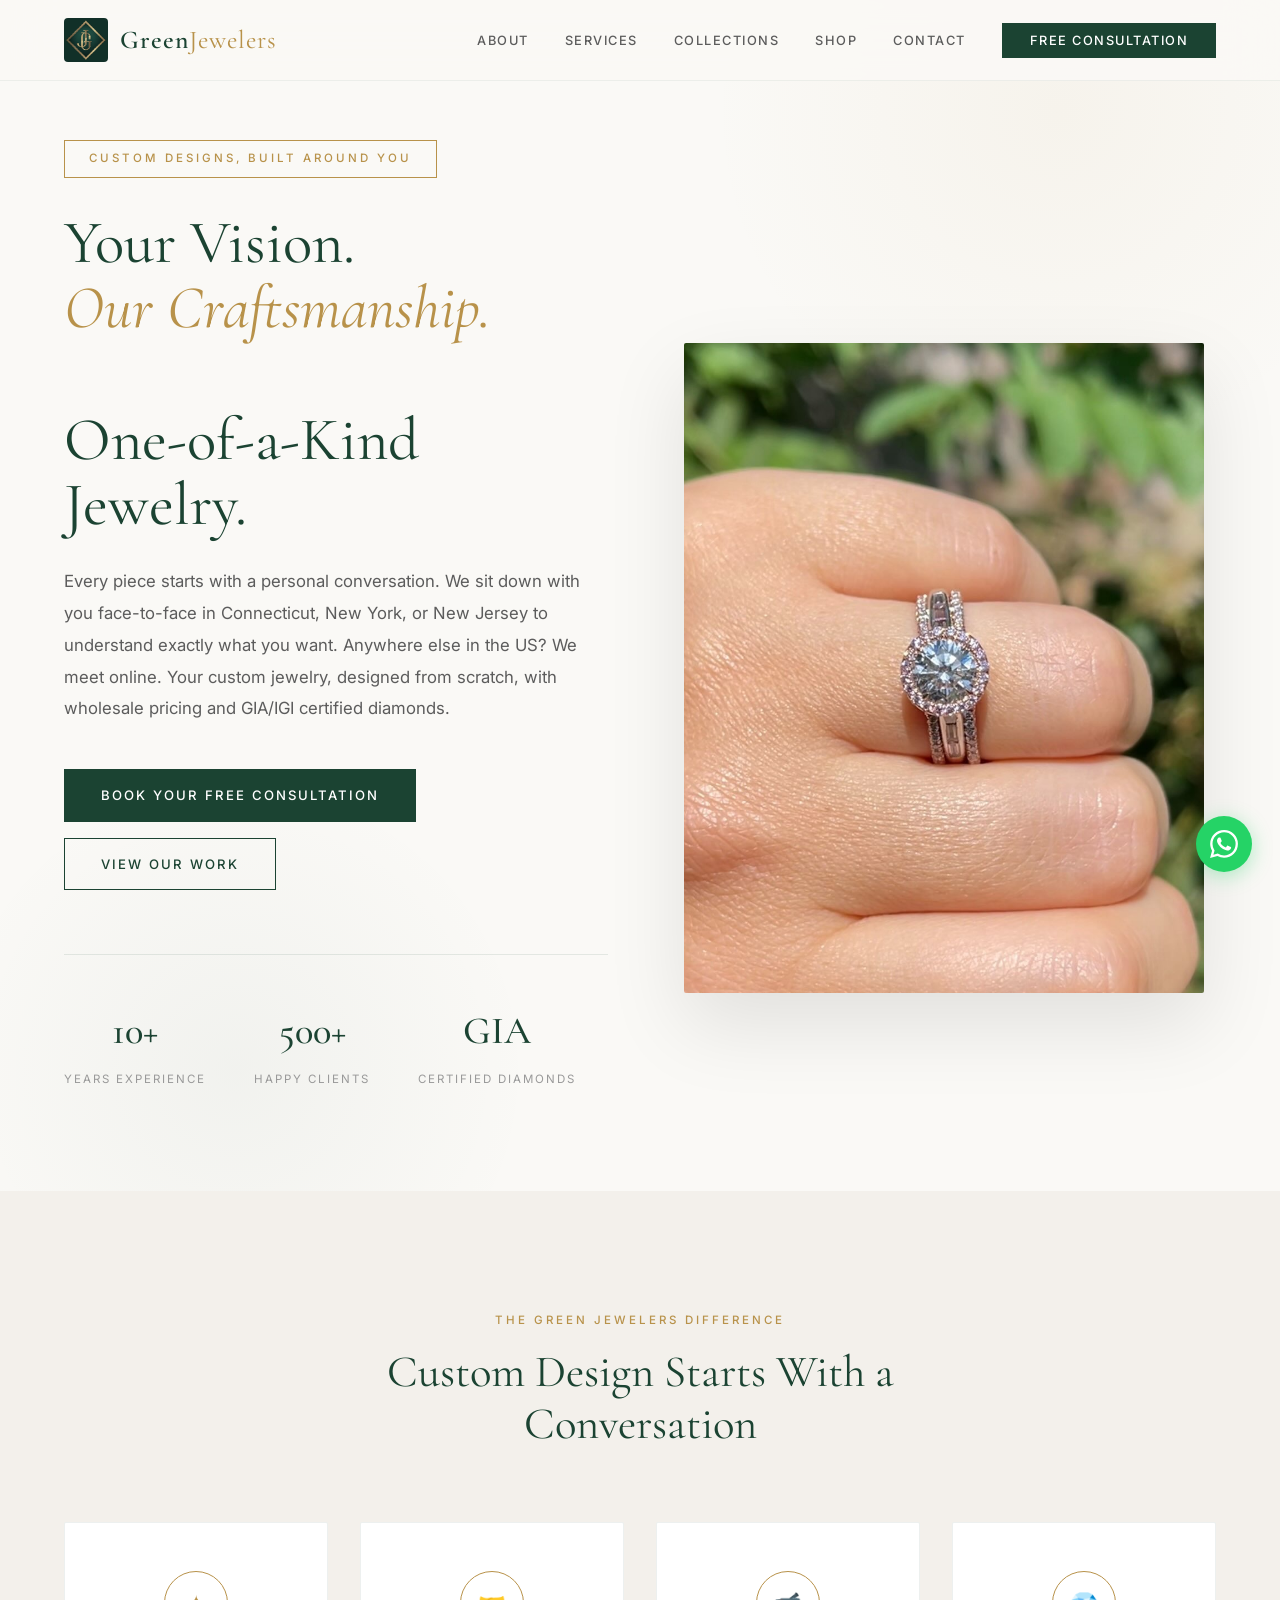
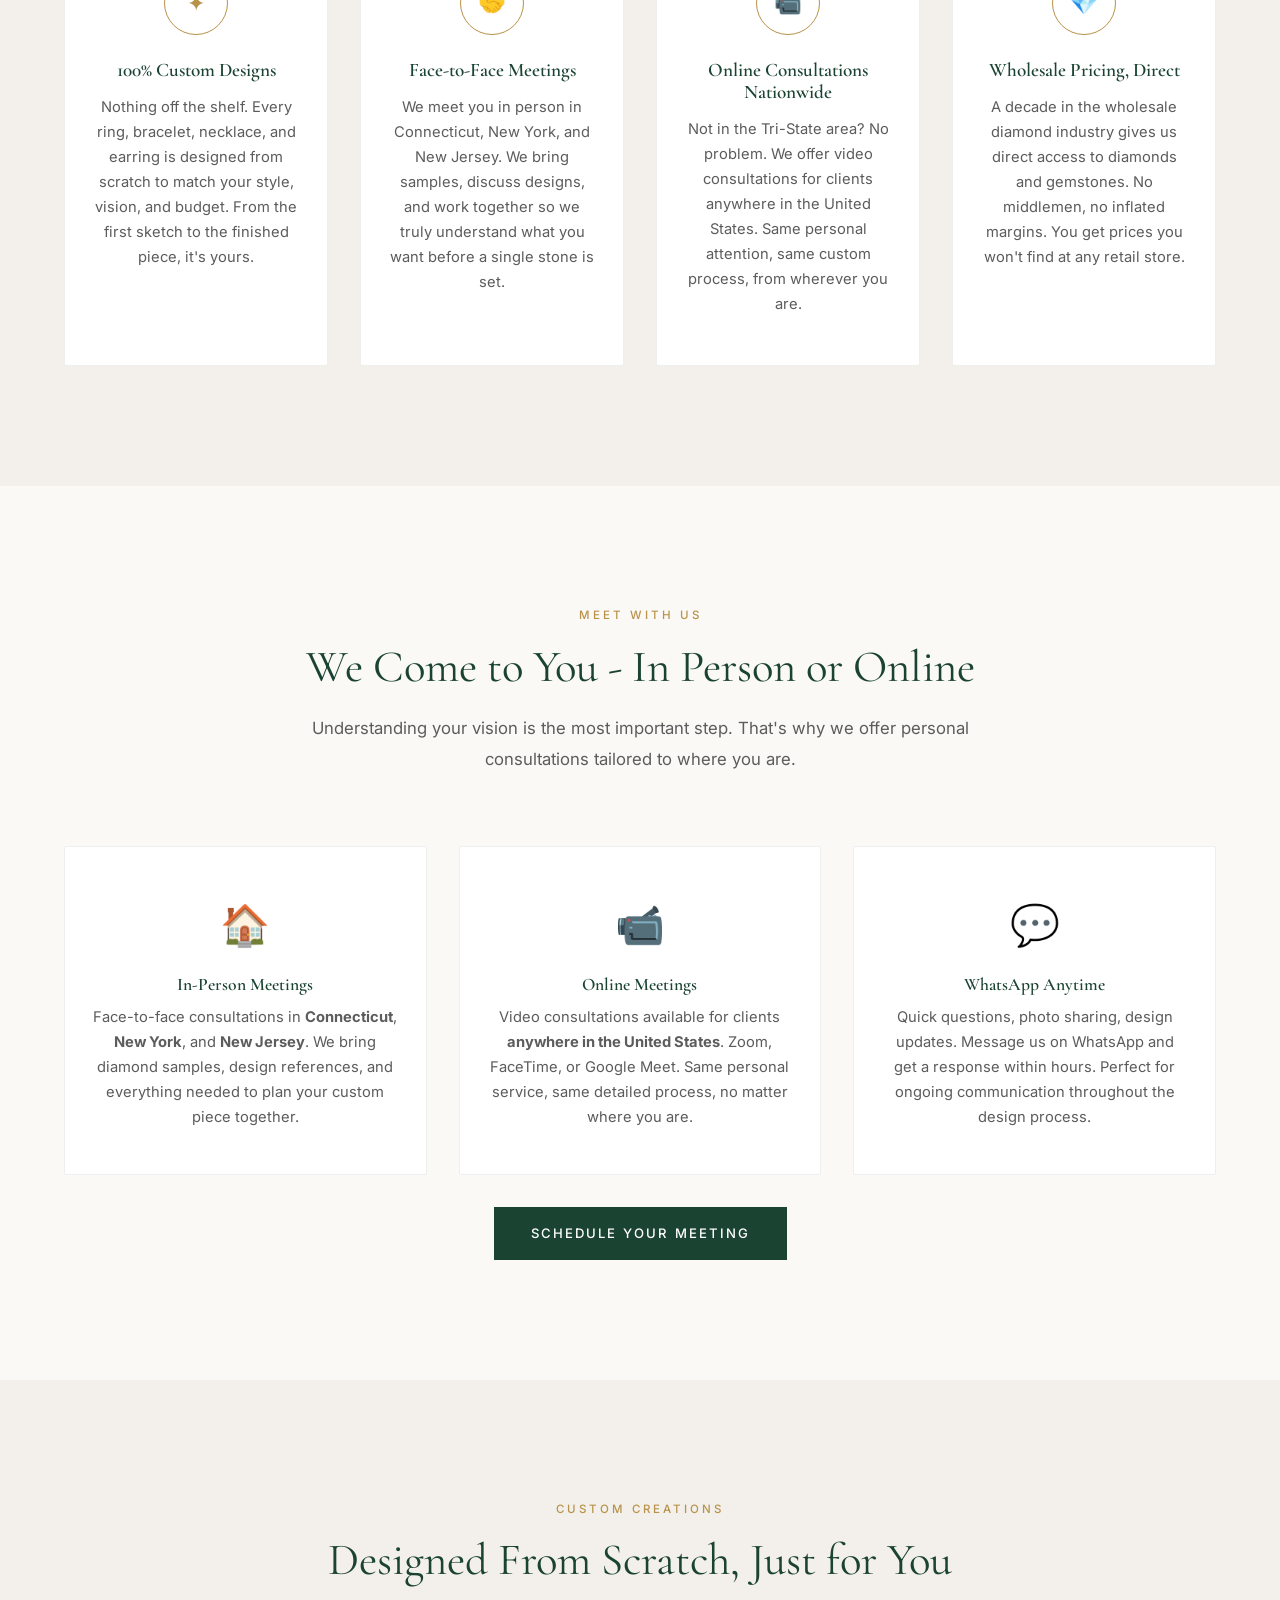
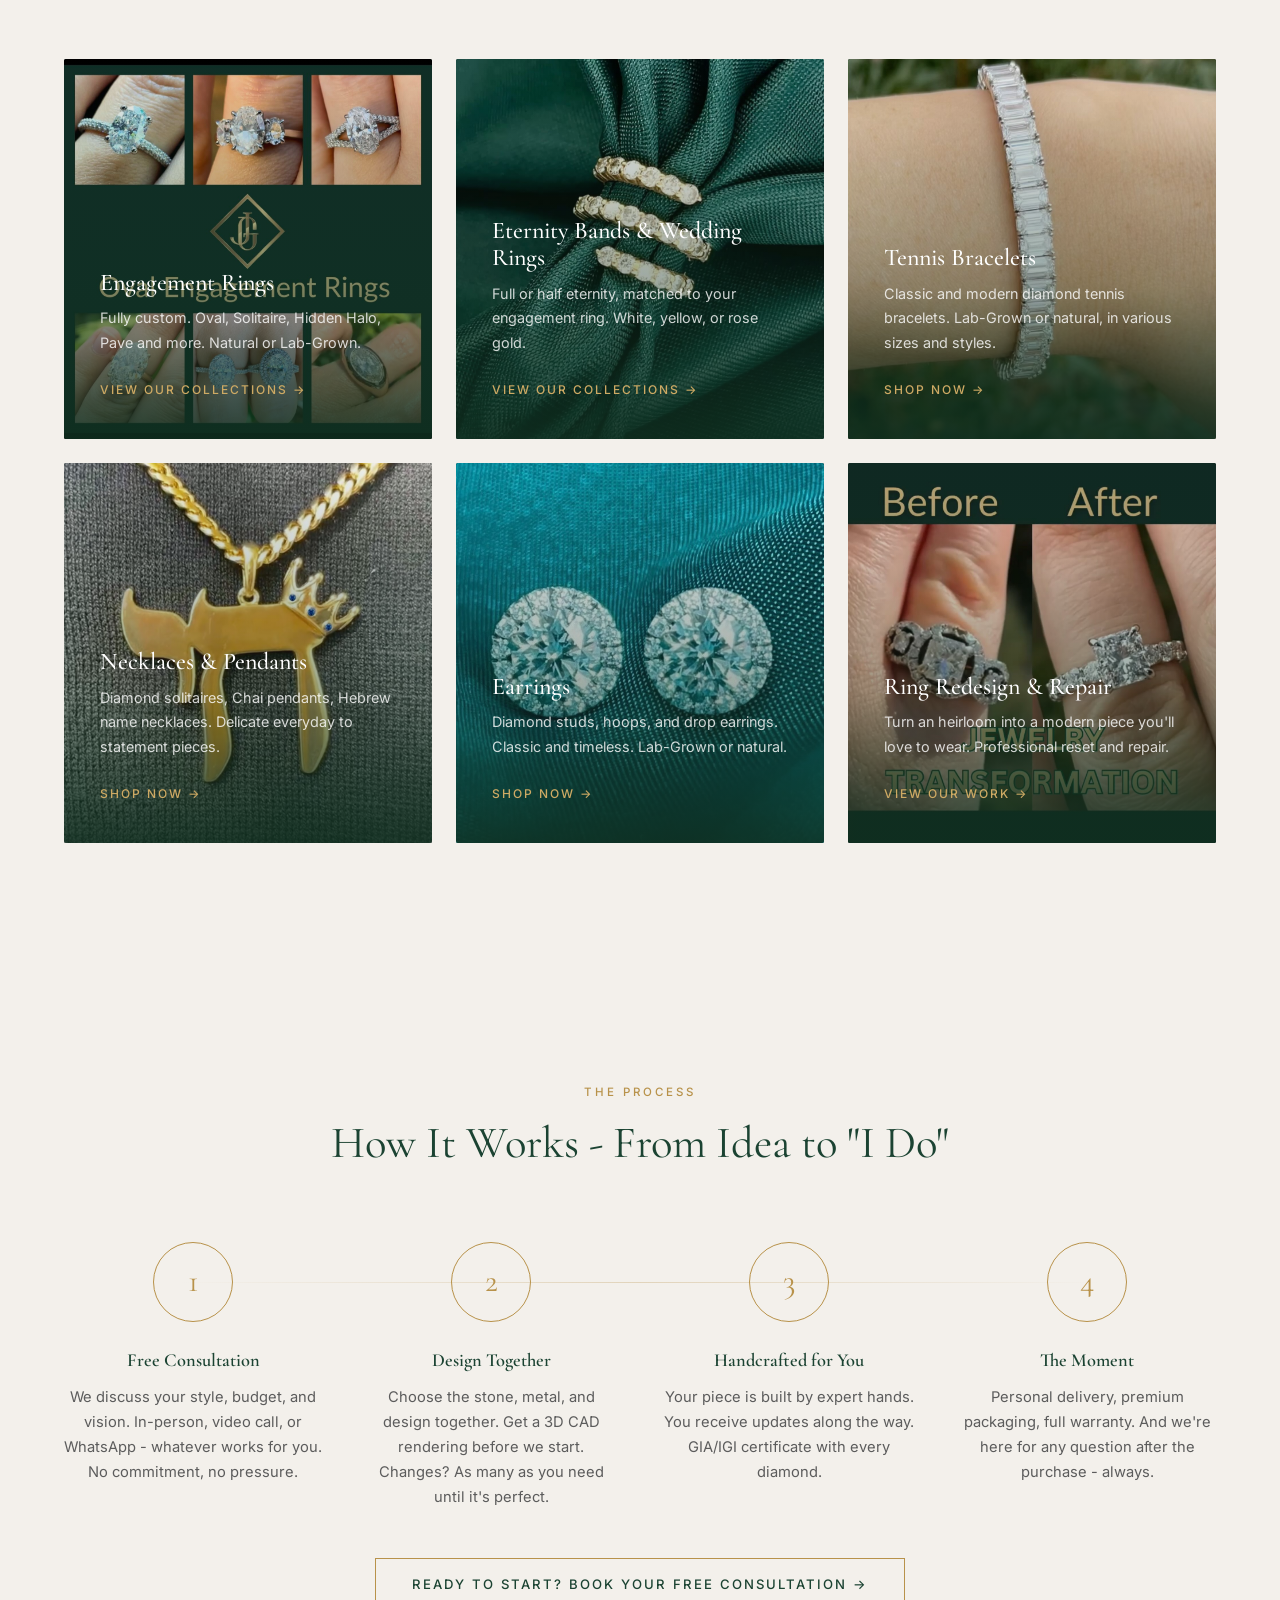
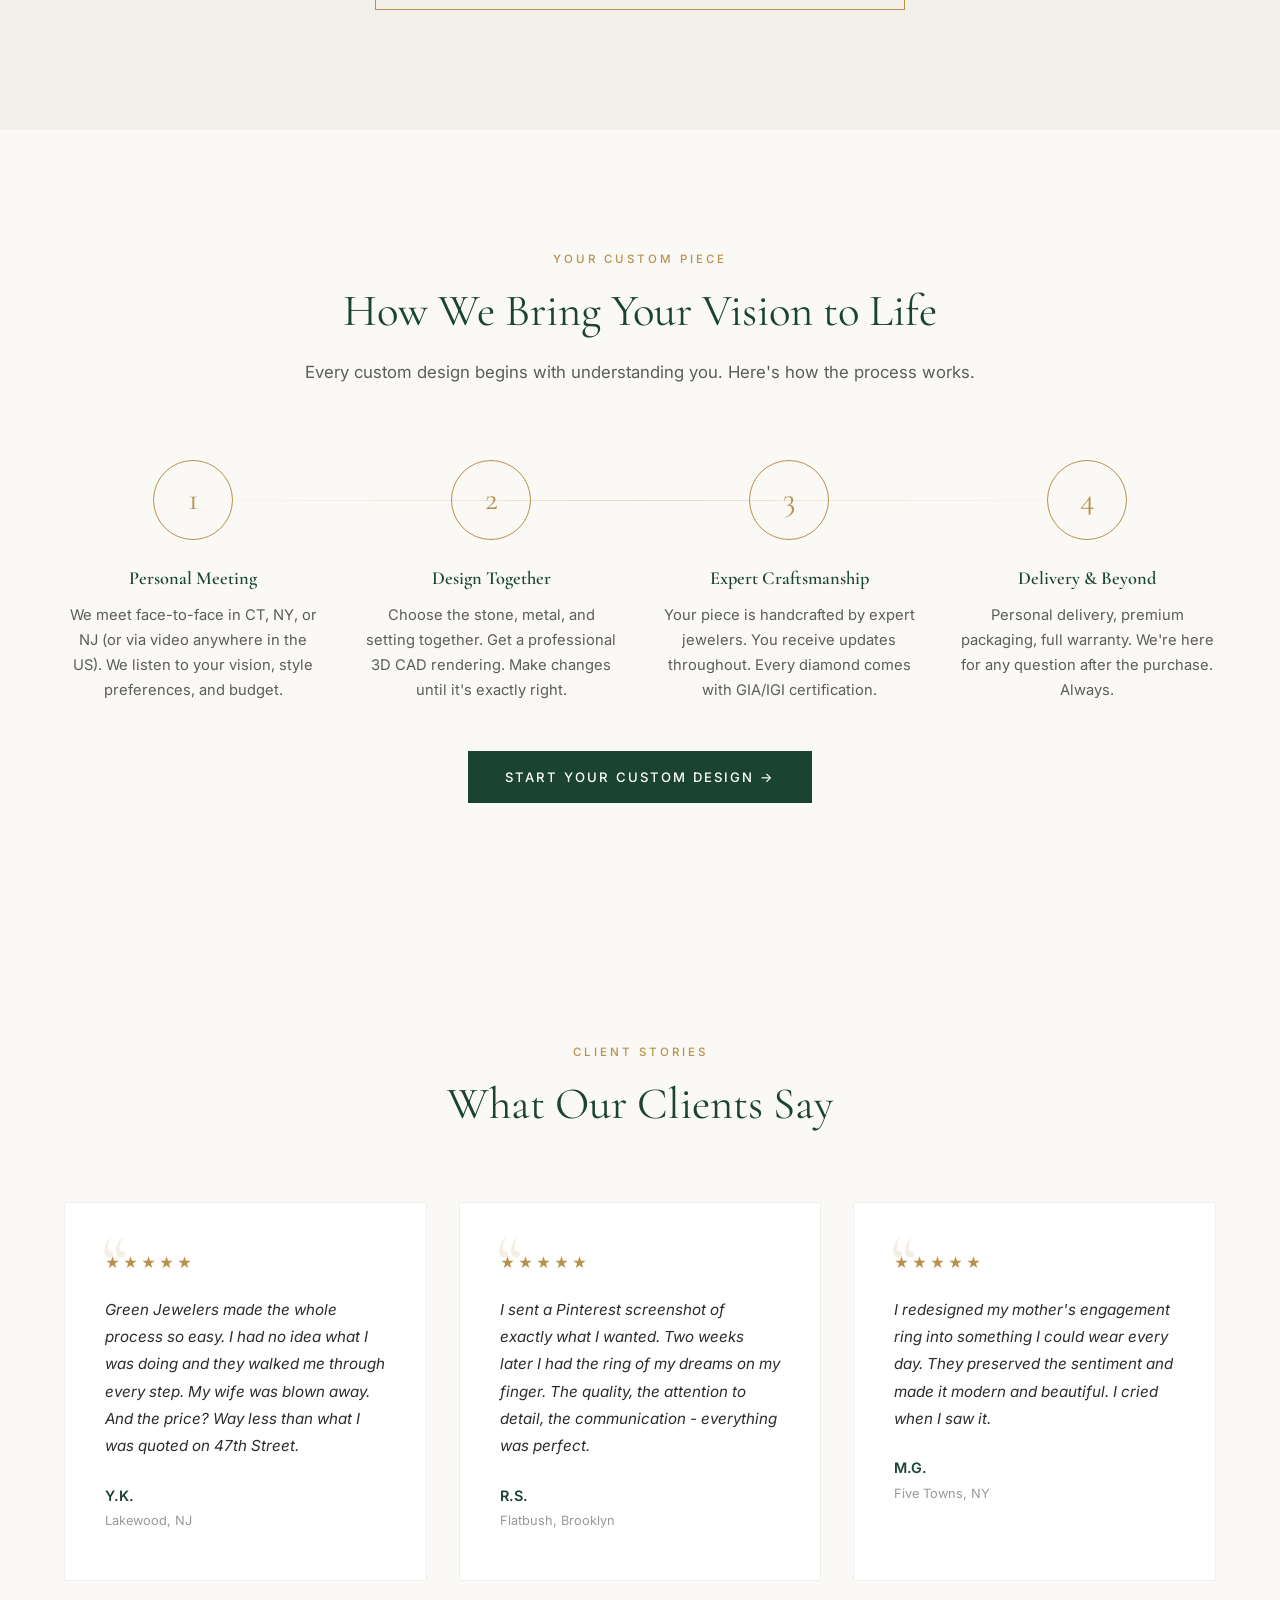
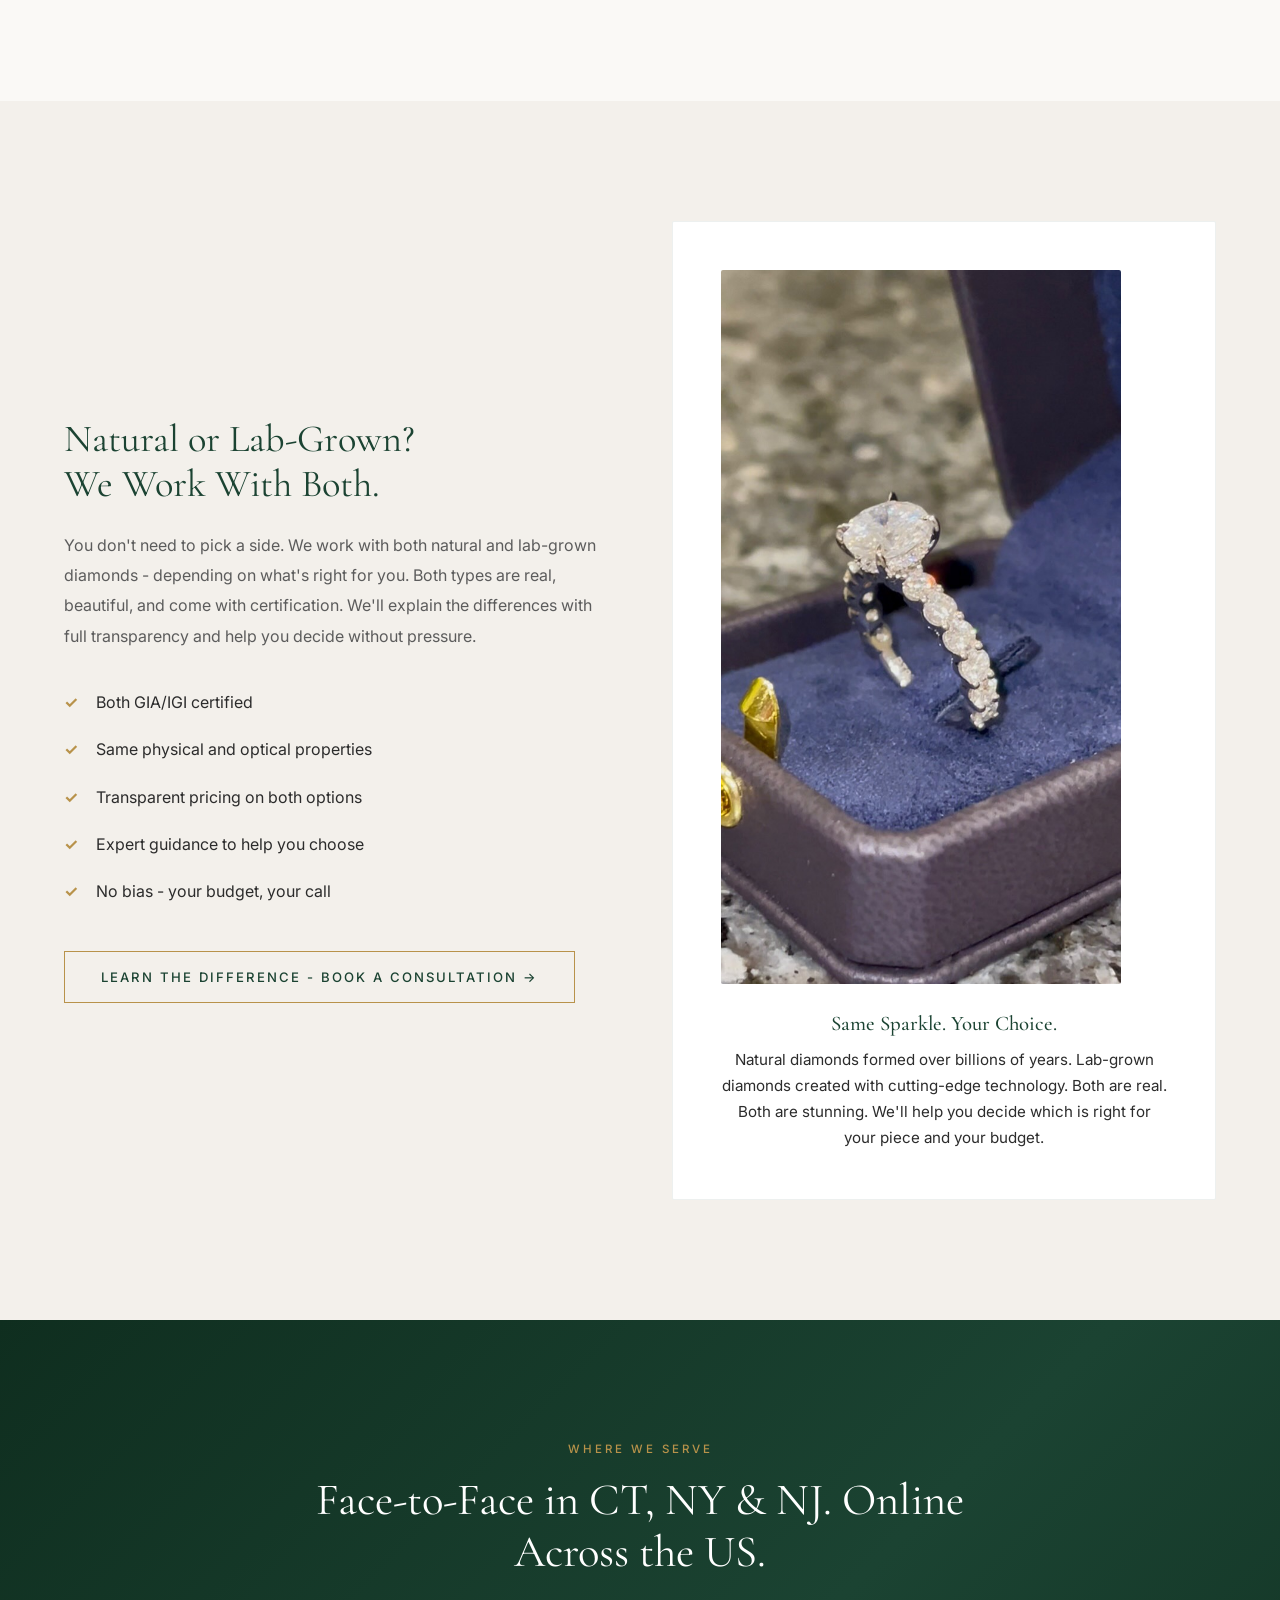
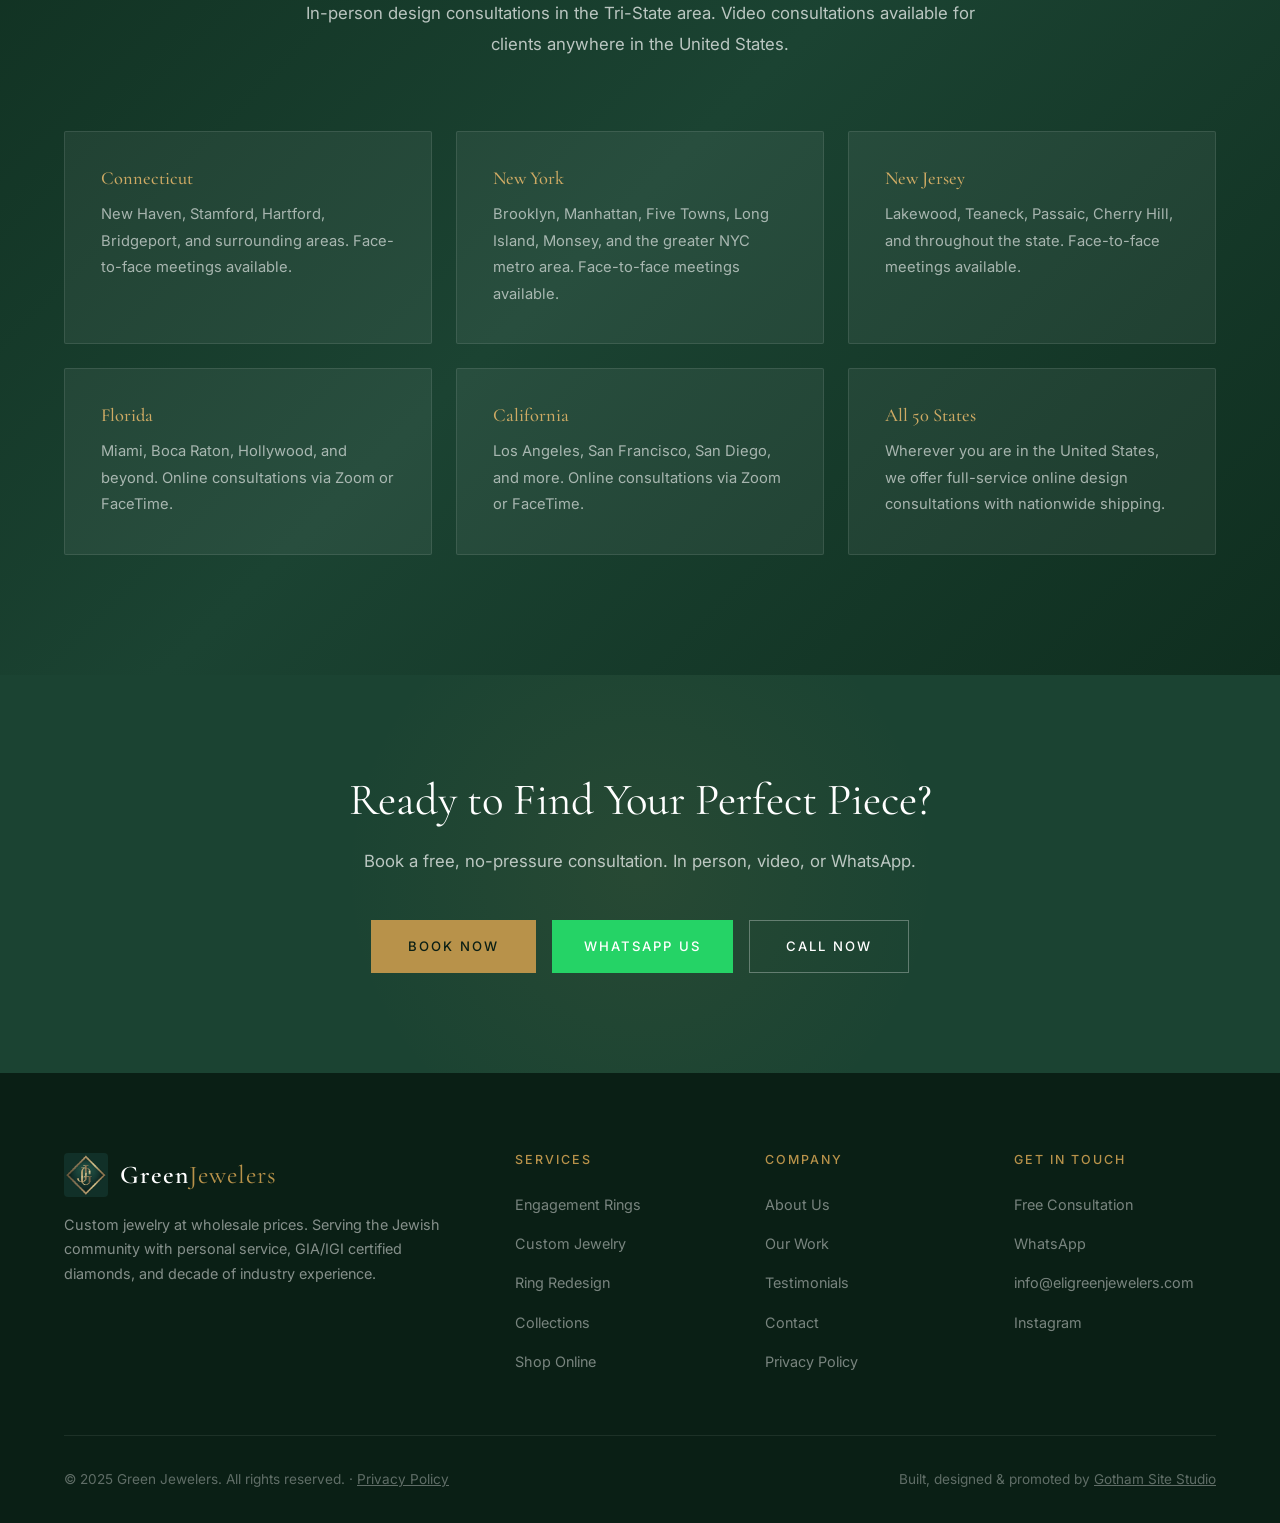
<file: index.html>
<!DOCTYPE html>
<html lang="en">
<head>
  <meta charset="UTF-8">
  <meta name="viewport" content="width=device-width, initial-scale=1.0">
  <title>Green Jewelers | Custom Jewelry Design. Face-to-Face Consultations. Personal Service.</title>
  <meta name="description" content="Custom jewelry designs built around your vision. Face-to-face consultations in CT, NY & NJ. Online meetings across the US. GIA/IGI certified diamonds. Free consultation.">
  <meta name="keywords" content="custom jewelry design, bespoke jewelry, face to face jewelry consultation, Connecticut jeweler, New York custom rings, NJ jewelry designer, online jewelry consultation">

  <!-- Open Graph -->
  <meta property="og:title" content="Green Jewelers | Custom Jewelry Design & Personal Consultations">
  <meta property="og:description" content="Custom jewelry designs crafted around your vision. Face-to-face meetings in CT, NY & NJ. Online consultations across the United States.">
  <meta property="og:type" content="website">
  <meta property="og:locale" content="en_US">

  <!-- Fonts -->
  <link rel="preconnect" href="https://fonts.googleapis.com">
  <link rel="preconnect" href="https://fonts.gstatic.com" crossorigin>
  <link href="https://fonts.googleapis.com/css2?family=Cormorant+Garamond:wght@300;400;500;600&family=Inter:wght@400;500;600;700&display=swap" rel="stylesheet">

  <!-- Favicon -->
  <link rel="icon" type="image/jpeg" href="images/green-jewelers-logo.jpg">

  <!-- CSS -->
  <link rel="stylesheet" href="css/styles.css">
  <link rel="stylesheet" href="css/pages.css">

  <!-- Schema.org LocalBusiness -->
  <script type="application/ld+json">
  {
    "@context": "https://schema.org",
    "@type": "Jeweler",
    "name": "Green Jewelers",
    "description": "Custom jewelry design and wholesale diamond sourcing serving the Jewish community in the Tri-State Area.",
    "areaServed": ["New York City", "New Jersey", "Connecticut", "Brooklyn", "Lakewood", "Five Towns"],
    "priceRange": "$$-$$$$",
    "knowsAbout": ["Custom Engagement Rings", "Lab-Grown Diamonds", "Natural Diamonds", "Jewelry Redesign", "Tennis Bracelets", "Eternity Bands"],
    "hasOfferCatalog": {
      "@type": "OfferCatalog",
      "name": "Jewelry Services",
      "itemListElement": [
        {"@type": "Offer", "itemOffered": {"@type": "Service", "name": "Custom Engagement Rings"}},
        {"@type": "Offer", "itemOffered": {"@type": "Service", "name": "Custom Jewelry Design"}},
        {"@type": "Offer", "itemOffered": {"@type": "Service", "name": "Ring Redesign & Repair"}}
      ]
    }
  }
  </script>

  <!-- Matomo -->
  <script>
    var _paq = window._paq = window._paq || [];
    /* tracker methods like "setCustomDimension" should be called before "trackPageView" */
    _paq.push(["setDocumentTitle", document.domain + "/" + document.title]);
    _paq.push(["setCookieDomain", "*.eligreenjewelers.com"]);
    _paq.push(["setDomains", ["*.eligreenjewelers.com"]]);
    _paq.push(['trackPageView']);
    _paq.push(['enableLinkTracking']);
    (function() {
      var u="https://matomo.gothamsitestudio.com/matomo/";
      _paq.push(['setTrackerUrl', u+'matomo.php']);
      _paq.push(['setSiteId', '13']);
      var d=document, g=d.createElement('script'), s=d.getElementsByTagName('script')[0];
      g.async=true; g.src=u+'matomo.js'; s.parentNode.insertBefore(g,s);
    })();
  </script>
  <noscript><p><img referrerpolicy="no-referrer-when-downgrade" src="https://matomo.gothamsitestudio.com/matomo/matomo.php?idsite=13&amp;rec=1" style="border:0;" alt="" /></p></noscript>
  <!-- End Matomo Code -->
</head>
<body>

  <a href="#main" class="skip-link">Skip to main content</a>

  <!-- ===== HEADER ===== -->
  <header class="site-header">
    <nav class="nav-wrapper" aria-label="Main navigation">
      <a href="index.html" class="logo"><img src="images/green-jewelers-logo.jpg" alt="Green Jewelers logo" class="logo-img"> Green <span>Jewelers</span></a>
      <ul class="nav-links">
        <li><a href="about.html">About</a></li>
        <li><a href="services.html">Services</a></li>
        <li><a href="collections.html">Collections</a></li>
        <li><a href="products.html">Shop</a></li>
        <li><a href="contact.html">Contact</a></li>
        <li><a href="contact.html" class="nav-cta">Free Consultation</a></li>
      </ul>
      <button type="button" class="hamburger" aria-label="Toggle navigation" aria-expanded="false">
        <span></span><span></span><span></span>
      </button>
    </nav>
  </header>

  <!-- ===== HERO ===== -->
  <main id="main">
  <section class="hero" id="hero">
    <div class="sparkle-container" aria-hidden="true"></div>
    <div class="container">
      <div class="hero-grid">
        <div class="hero-content">
          <span class="hero-badge">Custom Designs, Built Around You</span>
          <h1>Your Vision.<br><span class="accent">Our Craftsmanship.</span><br>One-of-a-Kind Jewelry.</h1>
          <p>Every piece starts with a personal conversation. We sit down with you face-to-face in Connecticut, New York, or New Jersey to understand exactly what you want. Anywhere else in the US? We meet online. Your custom jewelry, designed from scratch, with wholesale pricing and GIA/IGI certified diamonds.</p>
          <div class="hero-buttons">
            <a href="contact.html" class="btn btn-primary">Book Your Free Consultation</a>
            <a href="collections.html" class="btn btn-secondary">View Our Work</a>
          </div>
          <div class="hero-stats">
            <div class="hero-stat">
              <span class="number">10+</span>
              <span class="label">Years Experience</span>
            </div>
            <div class="hero-stat">
              <span class="number">500+</span>
              <span class="label">Happy Clients</span>
            </div>
            <div class="hero-stat">
              <span class="number">GIA</span>
              <span class="label">Certified Diamonds</span>
            </div>
          </div>
        </div>
        <div class="hero-image">
          <img src="images/halo-diamond-engagement-ring-on-hand.jpg" alt="Custom halo diamond engagement ring worn on hand - Green Jewelers" width="600" height="600" loading="eager" class="parallax-img">
        </div>
      </div>
    </div>
  </section>

  <!-- ===== HOW WE WORK ===== -->
  <section class="section section-alt" id="why-us">
    <div class="container">
      <div class="section-header">
        <span class="overline">The Green Jewelers Difference</span>
        <h2>Custom Design Starts With a Conversation</h2>
      </div>
      <div class="value-grid">
        <div class="value-card">
          <div class="value-icon" aria-hidden="true">&#x2726;</div>
          <h3>100% Custom Designs</h3>
          <p>Nothing off the shelf. Every ring, bracelet, necklace, and earring is designed from scratch to match your style, vision, and budget. From the first sketch to the finished piece, it's yours.</p>
        </div>
        <div class="value-card">
          <div class="value-icon" aria-hidden="true">&#x1F91D;</div>
          <h3>Face-to-Face Meetings</h3>
          <p>We meet you in person in Connecticut, New York, and New Jersey. We bring samples, discuss designs, and work together so we truly understand what you want before a single stone is set.</p>
        </div>
        <div class="value-card">
          <div class="value-icon" aria-hidden="true">&#x1F4F9;</div>
          <h3>Online Consultations Nationwide</h3>
          <p>Not in the Tri-State area? No problem. We offer video consultations for clients anywhere in the United States. Same personal attention, same custom process, from wherever you are.</p>
        </div>
        <div class="value-card">
          <div class="value-icon" aria-hidden="true">&#x1F48E;</div>
          <h3>Wholesale Pricing, Direct</h3>
          <p>A decade in the wholesale diamond industry gives us direct access to diamonds and gemstones. No middlemen, no inflated margins. You get prices you won't find at any retail store.</p>
        </div>
      </div>
    </div>
  </section>

  <!-- ===== MEET WITH US ===== -->
  <section class="section" id="meet-with-us">
    <div class="container">
      <div class="section-header">
        <span class="overline">Meet With Us</span>
        <h2>We Come to You - In Person or Online</h2>
        <p>Understanding your vision is the most important step. That's why we offer personal consultations tailored to where you are.</p>
      </div>
      <div class="meeting-options">
        <div class="meeting-card">
          <div class="meeting-icon" aria-hidden="true">&#x1F3E0;</div>
          <h3>In-Person Meetings</h3>
          <p>Face-to-face consultations in <strong>Connecticut</strong>, <strong>New York</strong>, and <strong>New Jersey</strong>. We bring diamond samples, design references, and everything needed to plan your custom piece together.</p>
        </div>
        <div class="meeting-card">
          <div class="meeting-icon" aria-hidden="true">&#x1F4F9;</div>
          <h3>Online Meetings</h3>
          <p>Video consultations available for clients <strong>anywhere in the United States</strong>. Zoom, FaceTime, or Google Meet. Same personal service, same detailed process, no matter where you are.</p>
        </div>
        <div class="meeting-card">
          <div class="meeting-icon" aria-hidden="true">&#x1F4AC;</div>
          <h3>WhatsApp Anytime</h3>
          <p>Quick questions, photo sharing, design updates. Message us on WhatsApp and get a response within hours. Perfect for ongoing communication throughout the design process.</p>
        </div>
      </div>
      <div class="text-center" style="margin-top: 32px;">
        <a href="contact.html" class="btn btn-primary">Schedule Your Meeting</a>
      </div>
    </div>
  </section>

  <!-- ===== WHAT WE CREATE ===== -->
  <section class="section section-alt" id="categories">
    <div class="container">
      <div class="section-header">
        <span class="overline">Custom Creations</span>
        <h2>Designed From Scratch, Just for You</h2>
      </div>
      <div class="categories-grid">
        <a class="category-card" href="collections.html">
          <div class="card-bg" style="background-image: url('images/oval-engagement-rings-collage.jpg');"></div>
          <img class="sr-only" src="images/oval-engagement-rings-collage.jpg" alt="Custom oval engagement rings collection by Green Jewelers">
          <div class="category-content">
            <h3>Engagement Rings</h3>
            <p>Fully custom. Oval, Solitaire, Hidden Halo, Pave and more. Natural or Lab-Grown.</p>
            <span class="card-link">View Our Collections &rarr;</span>
          </div>
        </a>
        <a class="category-card" href="collections.html">
          <div class="card-bg" style="background-image: url('images/stacked-diamond-bands-on-fabric.jpg');"></div>
          <img class="sr-only" src="images/stacked-diamond-bands-on-fabric.jpg" alt="Stacked diamond eternity bands and wedding rings on fabric">
          <div class="category-content">
            <h3>Eternity Bands &amp; Wedding Rings</h3>
            <p>Full or half eternity, matched to your engagement ring. White, yellow, or rose gold.</p>
            <span class="card-link">View Our Collections &rarr;</span>
          </div>
        </a>
        <a class="category-card" href="products.html">
          <div class="card-bg" style="background-image: url('images/diamond-tennis-bracelet-on-wrist.jpg');"></div>
          <img class="sr-only" src="images/diamond-tennis-bracelet-on-wrist.jpg" alt="Diamond tennis bracelet on wrist - classic lab-grown or natural">
          <div class="category-content">
            <h3>Tennis Bracelets</h3>
            <p>Classic and modern diamond tennis bracelets. Lab-Grown or natural, in various sizes and styles.</p>
            <span class="card-link">Shop Now &rarr;</span>
          </div>
        </a>
        <a class="category-card" href="products.html">
          <div class="card-bg" style="background-image: url('images/gold-chai-necklace.jpg');"></div>
          <img class="sr-only" src="images/gold-chai-necklace.jpg" alt="Gold Chai pendant necklace - Jewish jewelry by Green Jewelers">
          <div class="category-content">
            <h3>Necklaces &amp; Pendants</h3>
            <p>Diamond solitaires, Chai pendants, Hebrew name necklaces. Delicate everyday to statement pieces.</p>
            <span class="card-link">Shop Now &rarr;</span>
          </div>
        </a>
        <a class="category-card" href="products.html">
          <div class="card-bg" style="background-image: url('images/round-diamond-stud-earrings.jpg');"></div>
          <img class="sr-only" src="images/round-diamond-stud-earrings.jpg" alt="Round diamond stud earrings - classic diamond earrings">
          <div class="category-content">
            <h3>Earrings</h3>
            <p>Diamond studs, hoops, and drop earrings. Classic and timeless. Lab-Grown or natural.</p>
            <span class="card-link">Shop Now &rarr;</span>
          </div>
        </a>
        <a class="category-card" href="collections.html">
          <div class="card-bg" style="background-image: url('images/jewelry-transformation-before-after-ring.jpg');"></div>
          <img class="sr-only" src="images/jewelry-transformation-before-after-ring.jpg" alt="Jewelry redesign before and after - ring transformation">
          <div class="category-content">
            <h3>Ring Redesign &amp; Repair</h3>
            <p>Turn an heirloom into a modern piece you'll love to wear. Professional reset and repair.</p>
            <span class="card-link">View Our Work &rarr;</span>
          </div>
        </a>
      </div>
    </div>
  </section>

  <!-- ===== HOW IT WORKS ===== -->
  <section class="section section-alt" id="process">
    <div class="container">
      <div class="section-header">
        <span class="overline">The Process</span>
        <h2>How It Works - From Idea to "I Do"</h2>
      </div>
      <div class="steps-grid">
        <div class="step-card">
          <div class="step-number">1</div>
          <h3>Free Consultation</h3>
          <p>We discuss your style, budget, and vision. In-person, video call, or WhatsApp - whatever works for you. No commitment, no pressure.</p>
        </div>
        <div class="step-card">
          <div class="step-number">2</div>
          <h3>Design Together</h3>
          <p>Choose the stone, metal, and design together. Get a 3D CAD rendering before we start. Changes? As many as you need until it's perfect.</p>
        </div>
        <div class="step-card">
          <div class="step-number">3</div>
          <h3>Handcrafted for You</h3>
          <p>Your piece is built by expert hands. You receive updates along the way. GIA/IGI certificate with every diamond.</p>
        </div>
        <div class="step-card">
          <div class="step-number">4</div>
          <h3>The Moment</h3>
          <p>Personal delivery, premium packaging, full warranty. And we're here for any question after the purchase - always.</p>
        </div>
      </div>
      <div class="text-center" style="margin-top: 48px;">
        <a href="contact.html" class="btn btn-outline">Ready to Start? Book Your Free Consultation &rarr;</a>
      </div>
    </div>
  </section>

  <!-- ===== CUSTOM DESIGN PROCESS ===== -->
  <section class="section" id="custom-process">
    <div class="container">
      <div class="section-header">
        <span class="overline">Your Custom Piece</span>
        <h2>How We Bring Your Vision to Life</h2>
        <p>Every custom design begins with understanding you. Here's how the process works.</p>
      </div>
      <div class="steps-grid">
        <div class="step-card">
          <div class="step-number">1</div>
          <h3>Personal Meeting</h3>
          <p>We meet face-to-face in CT, NY, or NJ (or via video anywhere in the US). We listen to your vision, style preferences, and budget.</p>
        </div>
        <div class="step-card">
          <div class="step-number">2</div>
          <h3>Design Together</h3>
          <p>Choose the stone, metal, and setting together. Get a professional 3D CAD rendering. Make changes until it's exactly right.</p>
        </div>
        <div class="step-card">
          <div class="step-number">3</div>
          <h3>Expert Craftsmanship</h3>
          <p>Your piece is handcrafted by expert jewelers. You receive updates throughout. Every diamond comes with GIA/IGI certification.</p>
        </div>
        <div class="step-card">
          <div class="step-number">4</div>
          <h3>Delivery &amp; Beyond</h3>
          <p>Personal delivery, premium packaging, full warranty. We're here for any question after the purchase. Always.</p>
        </div>
      </div>
      <div class="text-center" style="margin-top: 48px;">
        <a href="contact.html" class="btn btn-primary">Start Your Custom Design &rarr;</a>
      </div>
    </div>
  </section>

  <!-- ===== TESTIMONIALS ===== -->
  <section class="section" id="testimonials">
    <div class="container">
      <div class="section-header">
        <span class="overline">Client Stories</span>
        <h2>What Our Clients Say</h2>
      </div>
      <div class="testimonials-grid">
        <div class="testimonial-card">
          <div class="testimonial-stars" aria-label="5 out of 5 stars">&#9733;&#9733;&#9733;&#9733;&#9733;</div>
          <blockquote>Green Jewelers made the whole process so easy. I had no idea what I was doing and they walked me through every step. My wife was blown away. And the price? Way less than what I was quoted on 47th Street.</blockquote>
          <p class="testimonial-author">Y.K.</p>
          <p class="testimonial-location">Lakewood, NJ</p>
        </div>
        <div class="testimonial-card">
          <div class="testimonial-stars" aria-label="5 out of 5 stars">&#9733;&#9733;&#9733;&#9733;&#9733;</div>
          <blockquote>I sent a Pinterest screenshot of exactly what I wanted. Two weeks later I had the ring of my dreams on my finger. The quality, the attention to detail, the communication - everything was perfect.</blockquote>
          <p class="testimonial-author">R.S.</p>
          <p class="testimonial-location">Flatbush, Brooklyn</p>
        </div>
        <div class="testimonial-card">
          <div class="testimonial-stars" aria-label="5 out of 5 stars">&#9733;&#9733;&#9733;&#9733;&#9733;</div>
          <blockquote>I redesigned my mother's engagement ring into something I could wear every day. They preserved the sentiment and made it modern and beautiful. I cried when I saw it.</blockquote>
          <p class="testimonial-author">M.G.</p>
          <p class="testimonial-location">Five Towns, NY</p>
        </div>
      </div>
    </div>
  </section>

  <!-- ===== LAB VS NATURAL ===== -->
  <section class="section section-alt" id="lab-vs-natural">
    <div class="container">
      <div class="comparison-wrapper">
        <div class="comparison-text">
          <h2>Natural or Lab-Grown?<br>We Work With Both.</h2>
          <p>You don't need to pick a side. We work with both natural and lab-grown diamonds - depending on what's right for you. Both types are real, beautiful, and come with certification. We'll explain the differences with full transparency and help you decide without pressure.</p>
          <ul class="comparison-features">
            <li>Both GIA/IGI certified</li>
            <li>Same physical and optical properties</li>
            <li>Transparent pricing on both options</li>
            <li>Expert guidance to help you choose</li>
            <li>No bias - your budget, your call</li>
          </ul>
          <a href="contact.html" class="btn btn-outline">Learn the Difference - Book a Consultation &rarr;</a>
        </div>
        <div class="comparison-visual">
          <img src="images/three-stone-diamond-ring-in-box.jpg" alt="Three stone diamond ring in premium box - natural and lab-grown diamonds available" loading="lazy">
          <div>
            <h3 style="font-size: 1.3rem; margin-bottom: 12px;">Same Sparkle. Your Choice.</h3>
            <p style="color: var(--gray); font-size: 0.95rem;">Natural diamonds formed over billions of years. Lab-grown diamonds created with cutting-edge technology. Both are real. Both are stunning. We'll help you decide which is right for your piece and your budget.</p>
          </div>
        </div>
      </div>
    </div>
  </section>

  <!-- ===== SERVICE AREAS ===== -->
  <section class="section section-green" id="service-areas">
    <div class="container">
      <div class="section-header">
        <span class="overline">Where We Serve</span>
        <h2>Face-to-Face in CT, NY &amp; NJ. Online Across the US.</h2>
        <p>In-person design consultations in the Tri-State area. Video consultations available for clients anywhere in the United States.</p>
      </div>
      <div class="areas-grid">
        <div class="area-card">
          <h3>Connecticut</h3>
          <p>New Haven, Stamford, Hartford, Bridgeport, and surrounding areas. Face-to-face meetings available.</p>
        </div>
        <div class="area-card">
          <h3>New York</h3>
          <p>Brooklyn, Manhattan, Five Towns, Long Island, Monsey, and the greater NYC metro area. Face-to-face meetings available.</p>
        </div>
        <div class="area-card">
          <h3>New Jersey</h3>
          <p>Lakewood, Teaneck, Passaic, Cherry Hill, and throughout the state. Face-to-face meetings available.</p>
        </div>
        <div class="area-card">
          <h3>Florida</h3>
          <p>Miami, Boca Raton, Hollywood, and beyond. Online consultations via Zoom or FaceTime.</p>
        </div>
        <div class="area-card">
          <h3>California</h3>
          <p>Los Angeles, San Francisco, San Diego, and more. Online consultations via Zoom or FaceTime.</p>
        </div>
        <div class="area-card">
          <h3>All 50 States</h3>
          <p>Wherever you are in the United States, we offer full-service online design consultations with nationwide shipping.</p>
        </div>
      </div>
    </div>
  </section>

  <!-- ===== CTA BANNER ===== -->
  <section class="cta-banner">
    <div class="container">
      <h2>Ready to Find Your Perfect Piece?</h2>
      <p>Book a free, no-pressure consultation. In person, video, or WhatsApp.</p>
      <div class="cta-buttons">
        <a href="contact.html" class="btn btn-primary">Book Now</a>
        <a href="https://wa.me/16462763100" class="btn btn-whatsapp" target="_blank" rel="noopener">WhatsApp Us</a>
        <a href="tel:+16462763100" class="btn btn-secondary">Call Now</a>
      </div>
    </div>
  </section>
  </main>

  <!-- ===== FOOTER ===== -->
  <footer class="site-footer">
    <div class="container">
      <div class="footer-grid">
        <div class="footer-brand">
          <a href="index.html" class="logo"><img src="images/green-jewelers-logo.jpg" alt="Green Jewelers logo" class="logo-img"> Green <span>Jewelers</span></a>
          <p>Custom jewelry at wholesale prices. Serving the Jewish community with personal service, GIA/IGI certified diamonds, and decade of industry experience.</p>
        </div>
        <div class="footer-col">
          <h4>Services</h4>
          <ul>
            <li><a href="services.html#engagement-rings">Engagement Rings</a></li>
            <li><a href="services.html#custom-jewelry">Custom Jewelry</a></li>
            <li><a href="services.html#redesign">Ring Redesign</a></li>
            <li><a href="collections.html">Collections</a></li>
            <li><a href="products.html">Shop Online</a></li>
          </ul>
        </div>
        <div class="footer-col">
          <h4>Company</h4>
          <ul>
            <li><a href="about.html">About Us</a></li>
            <li><a href="collections.html">Our Work</a></li>
            <li><a href="index.html#testimonials">Testimonials</a></li>
            <li><a href="contact.html">Contact</a></li>
            <li><a href="privacy-policy.html">Privacy Policy</a></li>
          </ul>
        </div>
        <div class="footer-col">
          <h4>Get in Touch</h4>
          <ul>
            <li><a href="contact.html">Free Consultation</a></li>
            <li><a href="https://wa.me/16462763100" target="_blank" rel="noopener">WhatsApp</a></li>
            <li><a href="mailto:info@eligreenjewelers.com">info@eligreenjewelers.com</a></li>
            <li><a href="https://www.instagram.com/green_jewelers/" target="_blank" rel="noopener">Instagram</a></li>
          </ul>
        </div>
      </div>
      <div class="footer-bottom">
        <p>&copy; 2025 Green Jewelers. All rights reserved. &middot; <a href="privacy-policy.html" style="color: inherit; text-decoration: underline;">Privacy Policy</a></p>
        <p>Built, designed &amp; promoted by <a href="https://www.gothamsitestudio.com/" target="_blank" rel="noopener" style="color:inherit;text-decoration:underline;">Gotham Site Studio</a></p>
      </div>
    </div>
  </footer>

  <!-- WhatsApp Float -->
  <a href="https://wa.me/16462763100" class="whatsapp-float" target="_blank" rel="noopener" aria-label="Chat on WhatsApp">
    <svg width="24" height="24" viewBox="0 0 24 24" fill="currentColor"><path d="M17.472 14.382c-.297-.149-1.758-.867-2.03-.967-.273-.099-.471-.148-.67.15-.197.297-.767.966-.94 1.164-.173.199-.347.223-.644.075-.297-.15-1.255-.463-2.39-1.475-.883-.788-1.48-1.761-1.653-2.059-.173-.297-.018-.458.13-.606.134-.133.298-.347.446-.52.149-.174.198-.298.298-.497.099-.198.05-.371-.025-.52-.075-.149-.669-1.612-.916-2.207-.242-.579-.487-.5-.669-.51-.173-.008-.371-.01-.57-.01-.198 0-.52.074-.792.372-.272.297-1.04 1.016-1.04 2.479 0 1.462 1.065 2.875 1.213 3.074.149.198 2.096 3.2 5.077 4.487.709.306 1.262.489 1.694.625.712.227 1.36.195 1.871.118.571-.085 1.758-.719 2.006-1.413.248-.694.248-1.289.173-1.413-.074-.124-.272-.198-.57-.347m-5.421 7.403h-.004a9.87 9.87 0 01-5.031-1.378l-.361-.214-3.741.982.998-3.648-.235-.374a9.86 9.86 0 01-1.51-5.26c.001-5.45 4.436-9.884 9.888-9.884 2.64 0 5.122 1.03 6.988 2.898a9.825 9.825 0 012.893 6.994c-.003 5.45-4.437 9.884-9.885 9.884m8.413-18.297A11.815 11.815 0 0012.05 0C5.495 0 .16 5.335.157 11.892c0 2.096.547 4.142 1.588 5.945L.057 24l6.305-1.654a11.882 11.882 0 005.683 1.448h.005c6.554 0 11.89-5.335 11.893-11.893a11.821 11.821 0 00-3.48-8.413z"/></svg>
  </a>

  <script src="js/main.js"></script>
<script src="/matomo-events.js" defer></script>
</body>
</html>
</file>
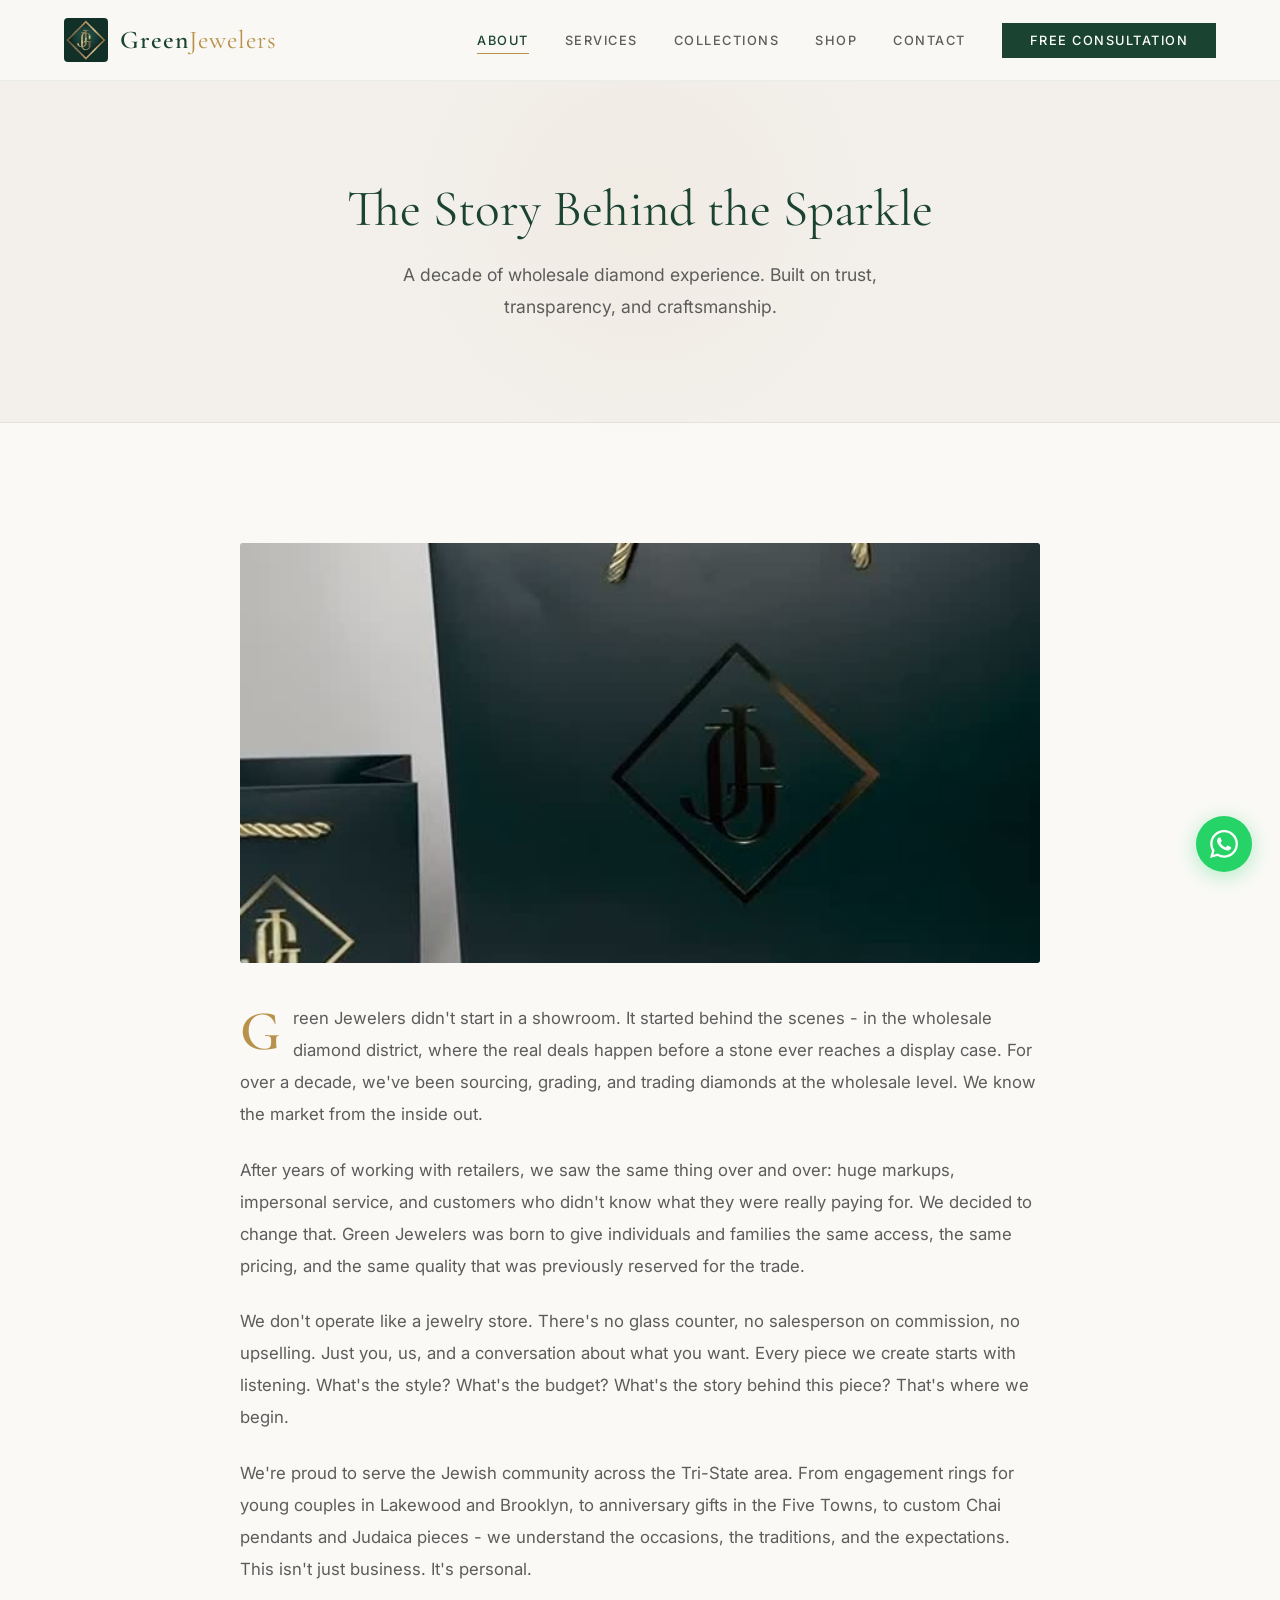
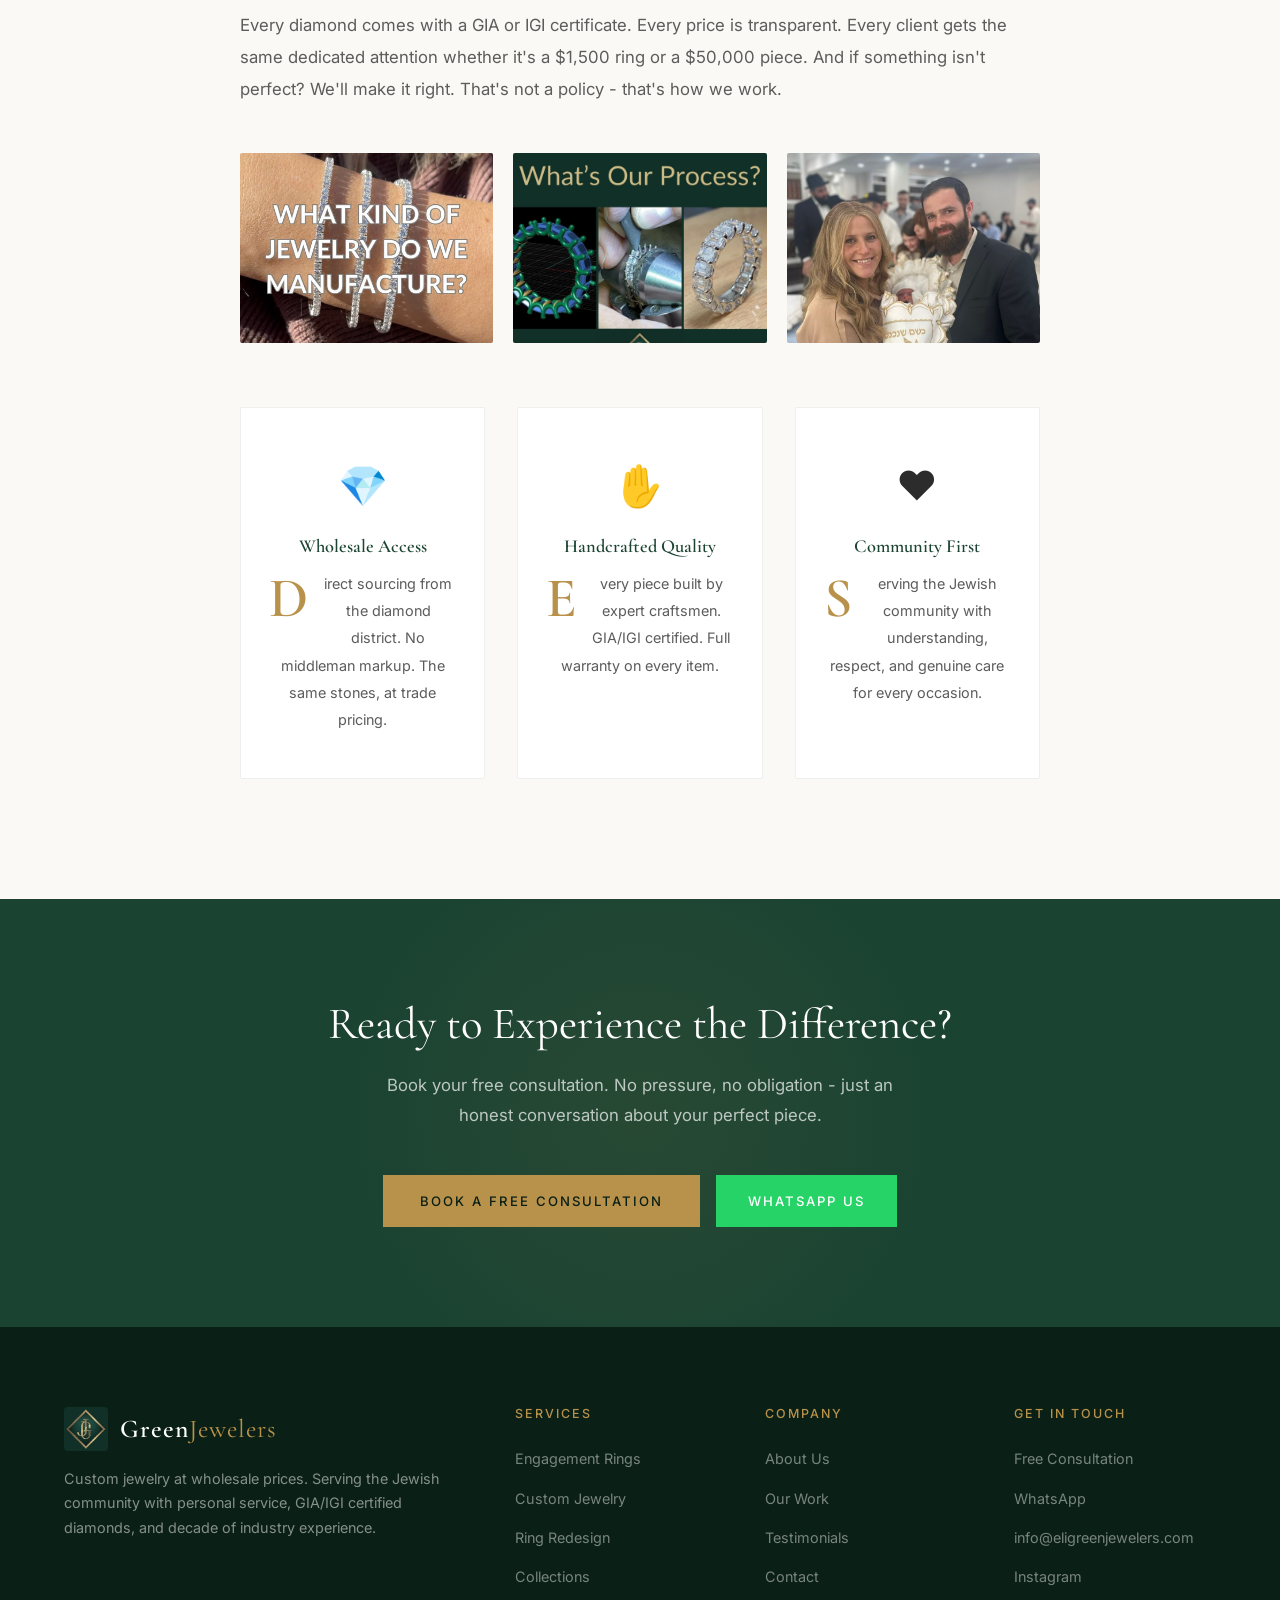
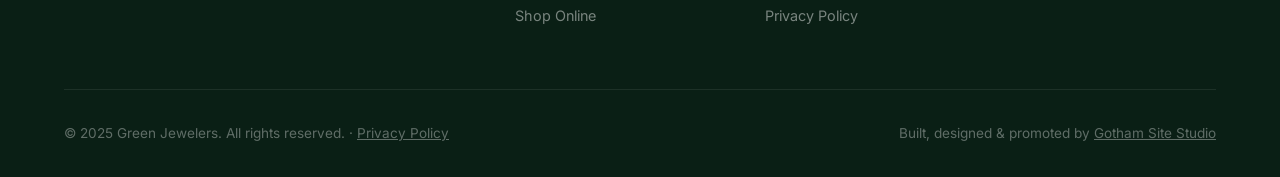
<file: about.html>
<!DOCTYPE html>
<html lang="en">
<head>
  <meta charset="UTF-8">
  <meta name="viewport" content="width=device-width, initial-scale=1.0">
  <title>About Green Jewelers | The Story Behind the Sparkle</title>
  <meta name="description" content="Over a decade in the wholesale diamond industry. Learn how Green Jewelers brings wholesale pricing, custom design, and personal service to the Jewish community.">

  <meta property="og:title" content="About Green Jewelers | Our Story">
  <meta property="og:description" content="From the wholesale diamond district to your finger. Decade of experience, wholesale pricing, personal service.">
  <meta property="og:type" content="website">

  <link rel="preconnect" href="https://fonts.googleapis.com">
  <link rel="preconnect" href="https://fonts.gstatic.com" crossorigin>
  <link href="https://fonts.googleapis.com/css2?family=Cormorant+Garamond:wght@300;400;500;600&family=Inter:wght@400;500;600;700&display=swap" rel="stylesheet">

  <link rel="icon" type="image/jpeg" href="images/green-jewelers-logo.jpg">

  <link rel="stylesheet" href="css/styles.css">
  <link rel="stylesheet" href="css/pages.css">

  <!-- Matomo -->
  <script>
    var _paq = window._paq = window._paq || [];
    /* tracker methods like "setCustomDimension" should be called before "trackPageView" */
    _paq.push(["setDocumentTitle", document.domain + "/" + document.title]);
    _paq.push(["setCookieDomain", "*.eligreenjewelers.com"]);
    _paq.push(["setDomains", ["*.eligreenjewelers.com"]]);
    _paq.push(['trackPageView']);
    _paq.push(['enableLinkTracking']);
    (function() {
      var u="https://matomo.gothamsitestudio.com/matomo/";
      _paq.push(['setTrackerUrl', u+'matomo.php']);
      _paq.push(['setSiteId', '13']);
      var d=document, g=d.createElement('script'), s=d.getElementsByTagName('script')[0];
      g.async=true; g.src=u+'matomo.js'; s.parentNode.insertBefore(g,s);
    })();
  </script>
  <noscript><p><img referrerpolicy="no-referrer-when-downgrade" src="https://matomo.gothamsitestudio.com/matomo/matomo.php?idsite=13&amp;rec=1" style="border:0;" alt="" /></p></noscript>
  <!-- End Matomo Code -->
</head>
<body>

  <a href="#main" class="skip-link">Skip to main content</a>

  <!-- ===== HEADER ===== -->
  <header class="site-header">
    <nav class="nav-wrapper" aria-label="Main navigation">
      <a href="index.html" class="logo"><img src="images/green-jewelers-logo.jpg" alt="Green Jewelers logo" class="logo-img"> Green <span>Jewelers</span></a>
      <ul class="nav-links">
        <li><a href="about.html" class="active">About</a></li>
        <li><a href="services.html">Services</a></li>
        <li><a href="collections.html">Collections</a></li>
        <li><a href="products.html">Shop</a></li>
        <li><a href="contact.html">Contact</a></li>
        <li><a href="contact.html" class="nav-cta">Free Consultation</a></li>
      </ul>
      <button type="button" class="hamburger" aria-label="Toggle navigation" aria-expanded="false">
        <span></span><span></span><span></span>
      </button>
    </nav>
  </header>

  <main id="main">

  <!-- ===== PAGE HERO ===== -->
  <section class="about-hero">
    <div class="container">
      <h1>The Story Behind the Sparkle</h1>
      <p>A decade of wholesale diamond experience. Built on trust, transparency, and craftsmanship.</p>
    </div>
  </section>

  <!-- ===== OUR STORY ===== -->
  <section class="section">
    <div class="container">
      <div class="about-story">
        <div class="about-hero-image">
          <img src="images/green-jewelers-shopping-bag-and-box.jpg" alt="Green Jewelers branded shopping bag and jewelry box - premium packaging" loading="lazy">
        </div>

        <p>Green Jewelers didn't start in a showroom. It started behind the scenes - in the wholesale diamond district, where the real deals happen before a stone ever reaches a display case. For over a decade, we've been sourcing, grading, and trading diamonds at the wholesale level. We know the market from the inside out.</p>

        <p>After years of working with retailers, we saw the same thing over and over: huge markups, impersonal service, and customers who didn't know what they were really paying for. We decided to change that. Green Jewelers was born to give individuals and families the same access, the same pricing, and the same quality that was previously reserved for the trade.</p>

        <p>We don't operate like a jewelry store. There's no glass counter, no salesperson on commission, no upselling. Just you, us, and a conversation about what you want. Every piece we create starts with listening. What's the style? What's the budget? What's the story behind this piece? That's where we begin.</p>

        <p>We're proud to serve the Jewish community across the Tri-State area. From engagement rings for young couples in Lakewood and Brooklyn, to anniversary gifts in the Five Towns, to custom Chai pendants and Judaica pieces - we understand the occasions, the traditions, and the expectations. This isn't just business. It's personal.</p>

        <p>Every diamond comes with a GIA or IGI certificate. Every price is transparent. Every client gets the same dedicated attention whether it's a $1,500 ring or a $50,000 piece. And if something isn't perfect? We'll make it right. That's not a policy - that's how we work.</p>

        <div class="about-image-row">
          <div class="about-image-item">
            <img src="images/custom-jewelry-manufacturing-bracelets.jpg" alt="Custom jewelry manufacturing process - handcrafting diamond bracelets" loading="lazy">
          </div>
          <div class="about-image-item">
            <img src="images/custom-jewelry-process-cad-to-ring.jpg" alt="Custom jewelry design process from CAD rendering to finished diamond ring" loading="lazy">
          </div>
          <div class="about-image-item">
            <img src="images/happy-couple-jewelry-photo.jpg" alt="Happy couple with custom engagement ring - Green Jewelers client" loading="lazy">
          </div>
        </div>

        <!-- Values -->
        <div class="about-values-grid">
          <div class="about-value">
            <div class="about-value-icon" aria-hidden="true">&#x1F48E;</div>
            <h3>Wholesale Access</h3>
            <p>Direct sourcing from the diamond district. No middleman markup. The same stones, at trade pricing.</p>
          </div>
          <div class="about-value">
            <div class="about-value-icon" aria-hidden="true">&#x270B;</div>
            <h3>Handcrafted Quality</h3>
            <p>Every piece built by expert craftsmen. GIA/IGI certified. Full warranty on every item.</p>
          </div>
          <div class="about-value">
            <div class="about-value-icon" aria-hidden="true">&#x2764;</div>
            <h3>Community First</h3>
            <p>Serving the Jewish community with understanding, respect, and genuine care for every occasion.</p>
          </div>
        </div>
      </div>
    </div>
  </section>

  <!-- ===== CTA ===== -->
  <section class="cta-banner">
    <div class="container">
      <h2>Ready to Experience the Difference?</h2>
      <p>Book your free consultation. No pressure, no obligation - just an honest conversation about your perfect piece.</p>
      <div class="cta-buttons">
        <a href="contact.html" class="btn btn-primary">Book a Free Consultation</a>
        <a href="https://wa.me/16462763100" class="btn btn-whatsapp" target="_blank" rel="noopener">WhatsApp Us</a>
      </div>
    </div>
  </section>

  </main>

  <!-- ===== FOOTER ===== -->
  <footer class="site-footer">
    <div class="container">
      <div class="footer-grid">
        <div class="footer-brand">
          <a href="index.html" class="logo"><img src="images/green-jewelers-logo.jpg" alt="Green Jewelers logo" class="logo-img"> Green <span>Jewelers</span></a>
          <p>Custom jewelry at wholesale prices. Serving the Jewish community with personal service, GIA/IGI certified diamonds, and decade of industry experience.</p>
        </div>
        <div class="footer-col">
          <h4>Services</h4>
          <ul>
            <li><a href="services.html#engagement-rings">Engagement Rings</a></li>
            <li><a href="services.html#custom-jewelry">Custom Jewelry</a></li>
            <li><a href="services.html#redesign">Ring Redesign</a></li>
            <li><a href="collections.html">Collections</a></li>
            <li><a href="products.html">Shop Online</a></li>
          </ul>
        </div>
        <div class="footer-col">
          <h4>Company</h4>
          <ul>
            <li><a href="about.html">About Us</a></li>
            <li><a href="collections.html">Our Work</a></li>
            <li><a href="index.html#testimonials">Testimonials</a></li>
            <li><a href="contact.html">Contact</a></li>
            <li><a href="privacy-policy.html">Privacy Policy</a></li>
          </ul>
        </div>
        <div class="footer-col">
          <h4>Get in Touch</h4>
          <ul>
            <li><a href="contact.html">Free Consultation</a></li>
            <li><a href="https://wa.me/16462763100" target="_blank" rel="noopener">WhatsApp</a></li>
            <li><a href="mailto:info@eligreenjewelers.com">info@eligreenjewelers.com</a></li>
            <li><a href="https://www.instagram.com/green_jewelers/" target="_blank" rel="noopener">Instagram</a></li>
          </ul>
        </div>
      </div>
      <div class="footer-bottom">
        <p>&copy; 2025 Green Jewelers. All rights reserved. &middot; <a href="privacy-policy.html" style="color: inherit; text-decoration: underline;">Privacy Policy</a></p>
        <p>Built, designed &amp; promoted by <a href="https://www.gothamsitestudio.com/" target="_blank" rel="noopener" style="color:inherit;text-decoration:underline;">Gotham Site Studio</a></p>
      </div>
    </div>
  </footer>

  <a href="https://wa.me/16462763100" class="whatsapp-float" target="_blank" rel="noopener" aria-label="Chat on WhatsApp">
    <svg width="24" height="24" viewBox="0 0 24 24" fill="currentColor"><path d="M17.472 14.382c-.297-.149-1.758-.867-2.03-.967-.273-.099-.471-.148-.67.15-.197.297-.767.966-.94 1.164-.173.199-.347.223-.644.075-.297-.15-1.255-.463-2.39-1.475-.883-.788-1.48-1.761-1.653-2.059-.173-.297-.018-.458.13-.606.134-.133.298-.347.446-.52.149-.174.198-.298.298-.497.099-.198.05-.371-.025-.52-.075-.149-.669-1.612-.916-2.207-.242-.579-.487-.5-.669-.51-.173-.008-.371-.01-.57-.01-.198 0-.52.074-.792.372-.272.297-1.04 1.016-1.04 2.479 0 1.462 1.065 2.875 1.213 3.074.149.198 2.096 3.2 5.077 4.487.709.306 1.262.489 1.694.625.712.227 1.36.195 1.871.118.571-.085 1.758-.719 2.006-1.413.248-.694.248-1.289.173-1.413-.074-.124-.272-.198-.57-.347m-5.421 7.403h-.004a9.87 9.87 0 01-5.031-1.378l-.361-.214-3.741.982.998-3.648-.235-.374a9.86 9.86 0 01-1.51-5.26c.001-5.45 4.436-9.884 9.888-9.884 2.64 0 5.122 1.03 6.988 2.898a9.825 9.825 0 012.893 6.994c-.003 5.45-4.437 9.884-9.885 9.884m8.413-18.297A11.815 11.815 0 0012.05 0C5.495 0 .16 5.335.157 11.892c0 2.096.547 4.142 1.588 5.945L.057 24l6.305-1.654a11.882 11.882 0 005.683 1.448h.005c6.554 0 11.89-5.335 11.893-11.893a11.821 11.821 0 00-3.48-8.413z"/></svg>
  </a>

  <script src="js/main.js"></script>
<script src="/matomo-events.js" defer></script>
</body>
</html>
</file>
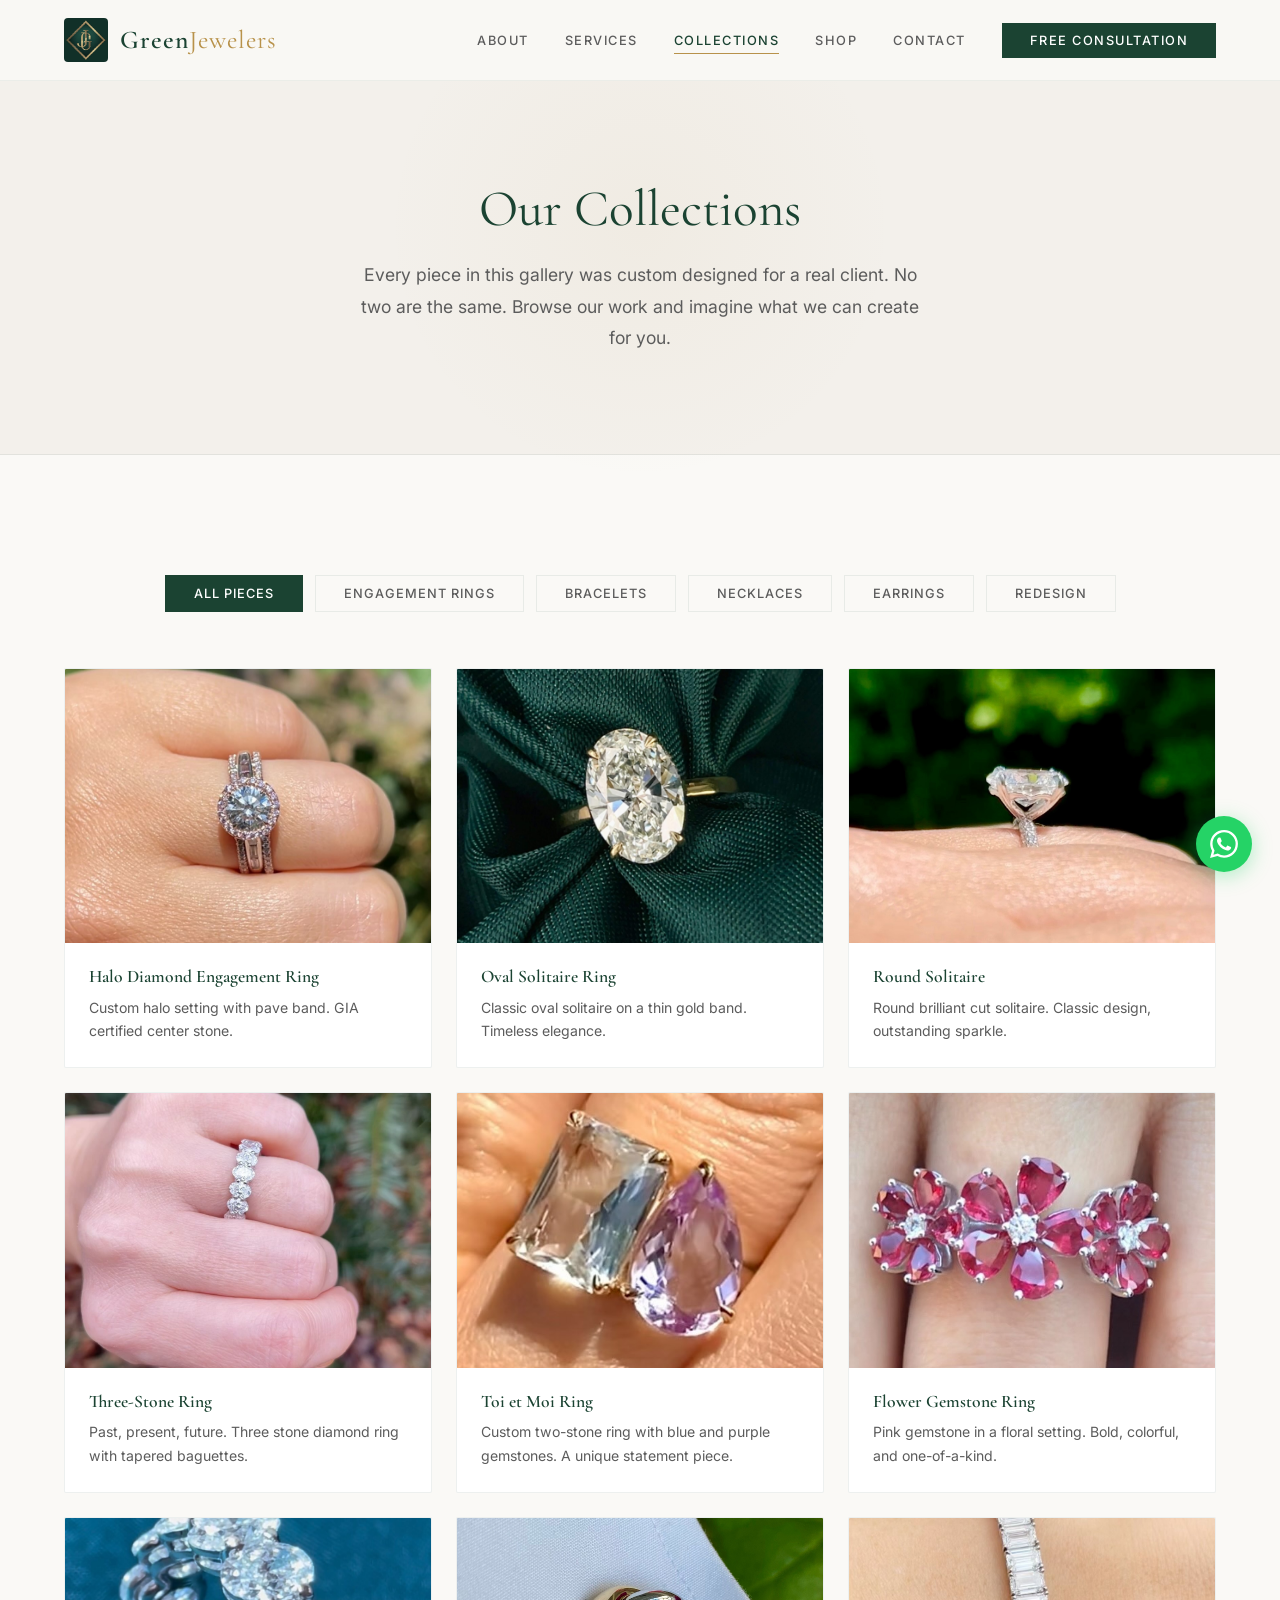
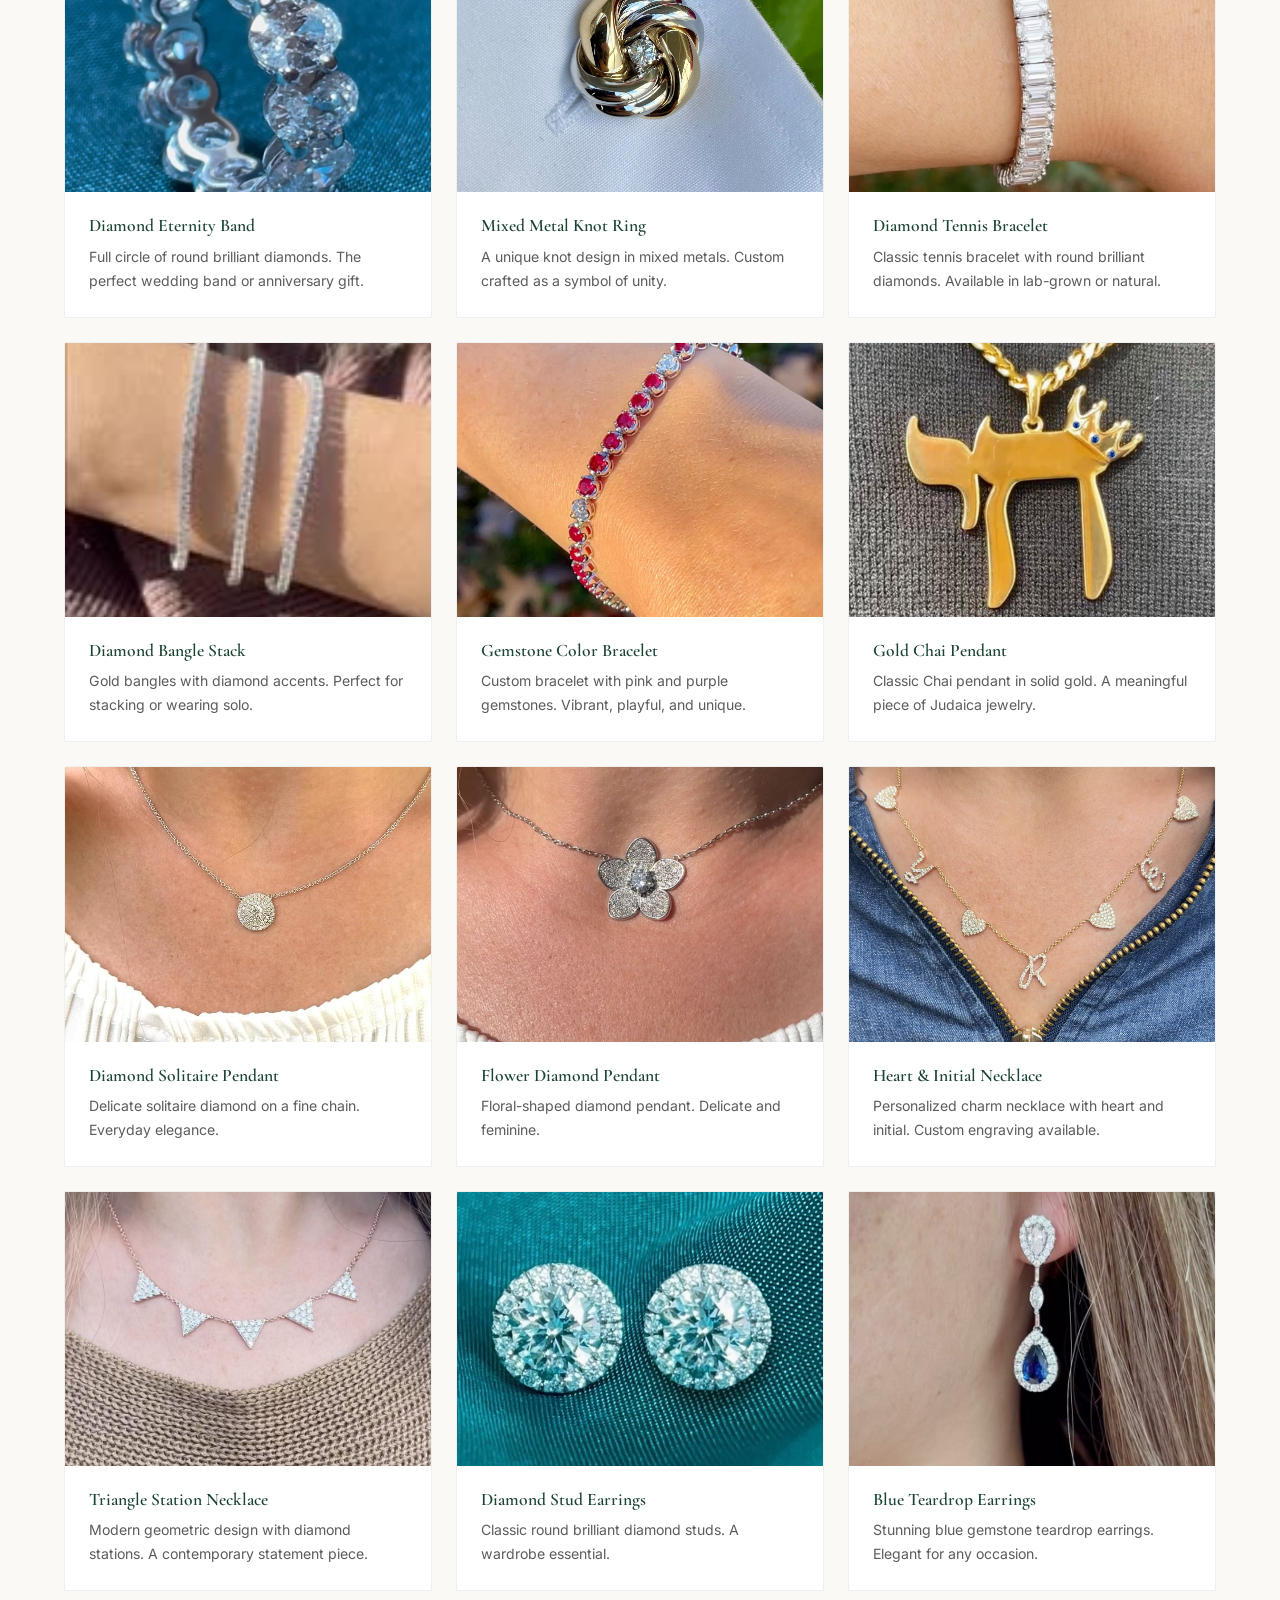
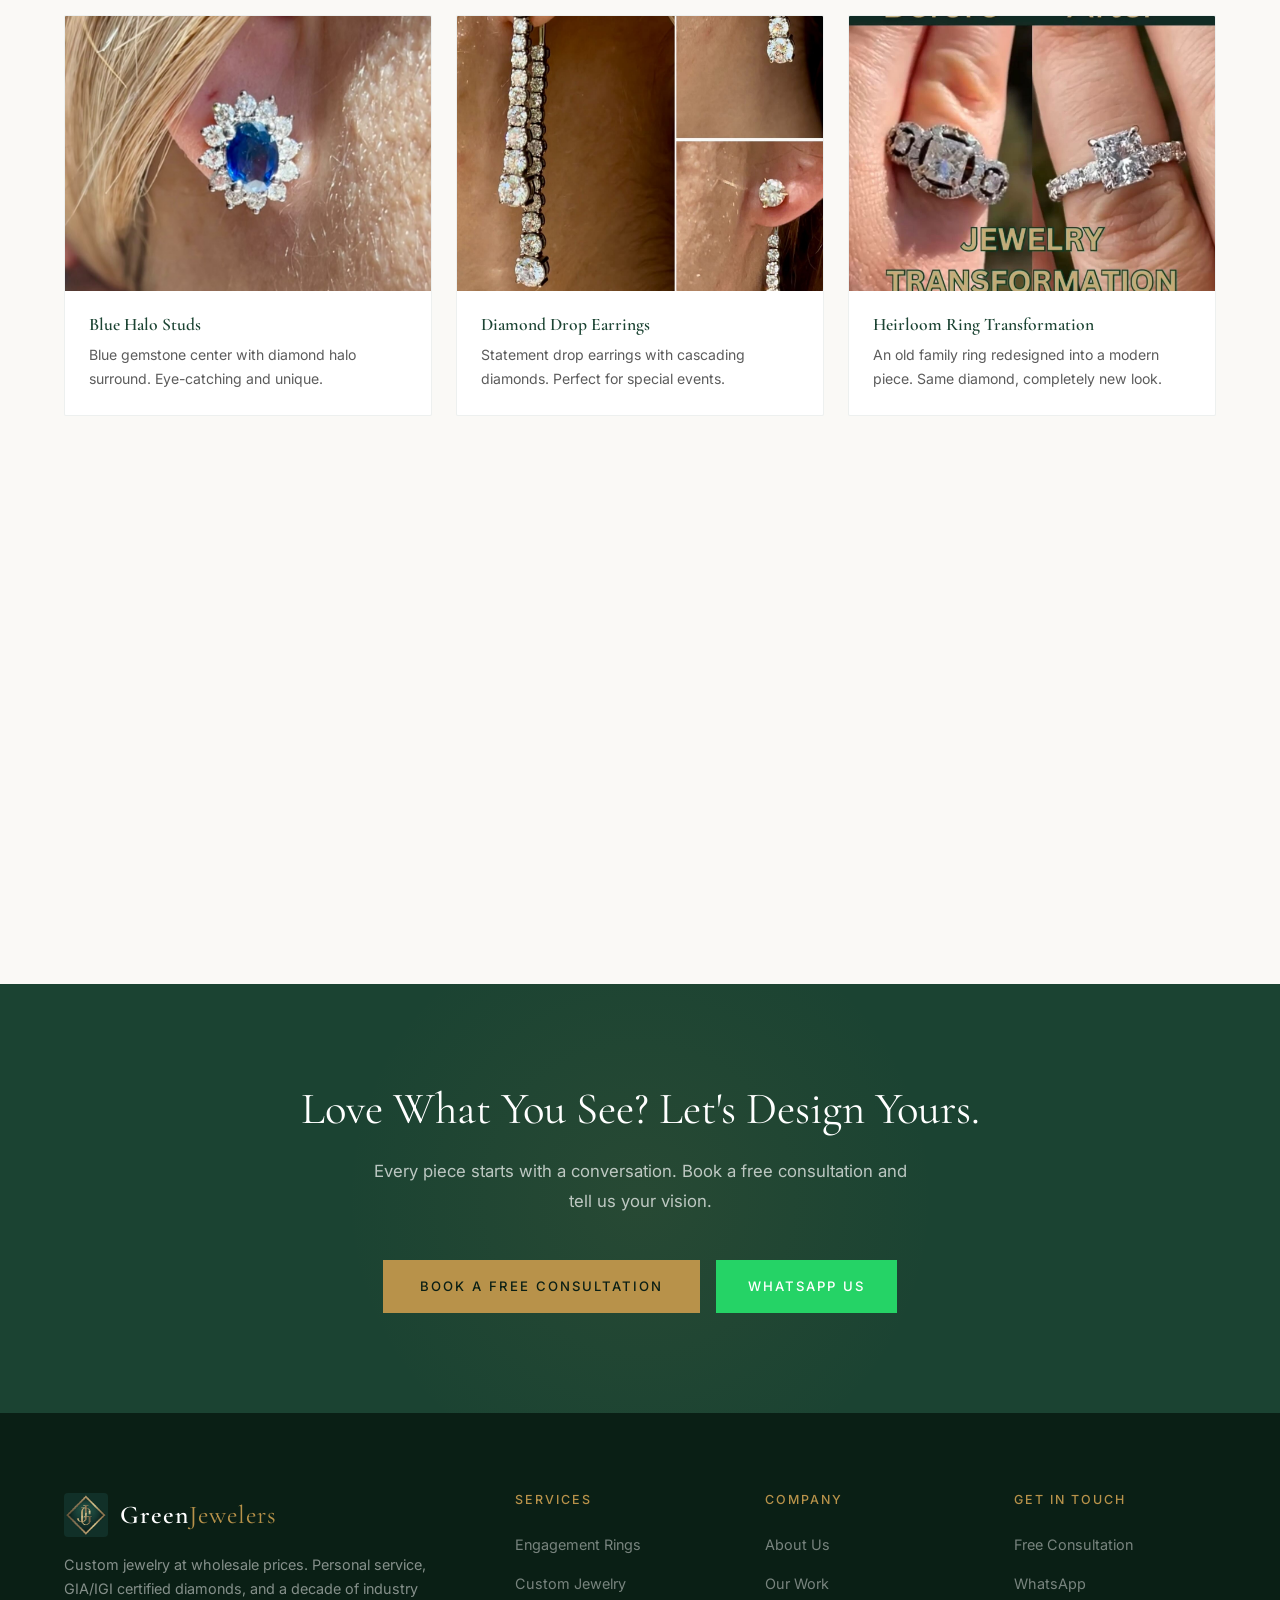
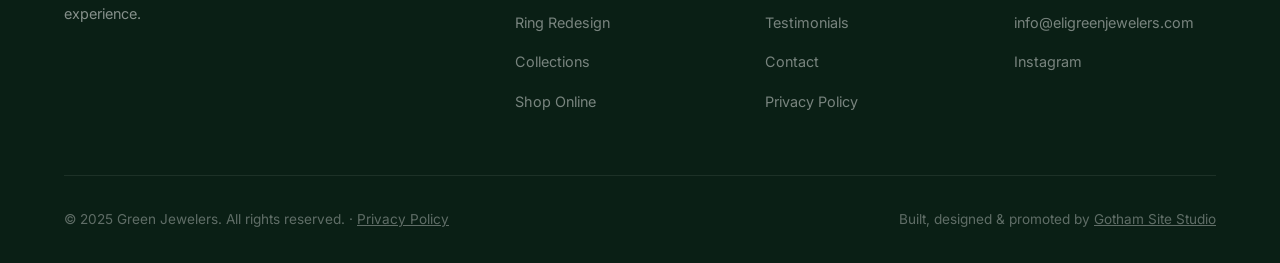
<file: collections.html>
<!DOCTYPE html>
<html lang="en">
<head>
  <meta charset="UTF-8">
  <meta name="viewport" content="width=device-width, initial-scale=1.0">
  <title>Collections | Custom Jewelry Portfolio - Green Jewelers</title>
  <meta name="description" content="Browse our portfolio of custom jewelry designs. Engagement rings, tennis bracelets, necklaces, earrings, and redesigned pieces. Every piece crafted from scratch.">

  <meta property="og:title" content="Collections | Green Jewelers Custom Jewelry Portfolio">
  <meta property="og:description" content="See our previous custom jewelry designs. Engagement rings, bracelets, necklaces, earrings, and more. Each piece uniquely crafted.">
  <meta property="og:type" content="website">

  <link rel="preconnect" href="https://fonts.googleapis.com">
  <link rel="preconnect" href="https://fonts.gstatic.com" crossorigin>
  <link href="https://fonts.googleapis.com/css2?family=Cormorant+Garamond:wght@300;400;500;600&family=Inter:wght@400;500;600;700&display=swap" rel="stylesheet">

  <link rel="icon" type="image/jpeg" href="images/green-jewelers-logo.jpg">

  <link rel="stylesheet" href="css/styles.css">
  <link rel="stylesheet" href="css/pages.css">

  <!-- Matomo -->
  <script>
    var _paq = window._paq = window._paq || [];
    _paq.push(["setDocumentTitle", document.domain + "/" + document.title]);
    _paq.push(["setCookieDomain", "*.eligreenjewelers.com"]);
    _paq.push(["setDomains", ["*.eligreenjewelers.com"]]);
    _paq.push(['trackPageView']);
    _paq.push(['enableLinkTracking']);
    (function() {
      var u="https://matomo.gothamsitestudio.com/matomo/";
      _paq.push(['setTrackerUrl', u+'matomo.php']);
      _paq.push(['setSiteId', '13']);
      var d=document, g=d.createElement('script'), s=d.getElementsByTagName('script')[0];
      g.async=true; g.src=u+'matomo.js'; s.parentNode.insertBefore(g,s);
    })();
  </script>
  <noscript><p><img referrerpolicy="no-referrer-when-downgrade" src="https://matomo.gothamsitestudio.com/matomo/matomo.php?idsite=13&amp;rec=1" style="border:0;" alt="" /></p></noscript>
  <!-- End Matomo Code -->
</head>
<body>

  <a href="#main" class="skip-link">Skip to main content</a>

  <!-- ===== HEADER ===== -->
  <header class="site-header">
    <nav class="nav-wrapper" aria-label="Main navigation">
      <a href="index.html" class="logo"><img src="images/green-jewelers-logo.jpg" alt="Green Jewelers logo" class="logo-img"> Green <span>Jewelers</span></a>
      <ul class="nav-links">
        <li><a href="about.html">About</a></li>
        <li><a href="services.html">Services</a></li>
        <li><a href="collections.html" class="active">Collections</a></li>
        <li><a href="products.html">Shop</a></li>
        <li><a href="contact.html">Contact</a></li>
        <li><a href="contact.html" class="nav-cta">Free Consultation</a></li>
      </ul>
      <button type="button" class="hamburger" aria-label="Toggle navigation" aria-expanded="false">
        <span></span><span></span><span></span>
      </button>
    </nav>
  </header>

  <main id="main">

  <!-- ===== PAGE HERO ===== -->
  <section class="collections-hero">
    <div class="container">
      <h1>Our Collections</h1>
      <p>Every piece in this gallery was custom designed for a real client. No two are the same. Browse our work and imagine what we can create for you.</p>
    </div>
  </section>

  <!-- ===== FILTER TABS ===== -->
  <section class="section">
    <div class="container">
      <div class="collection-filters" role="tablist" aria-label="Filter collections">
        <button class="filter-btn active" data-filter="all" role="tab" aria-selected="true">All Pieces</button>
        <button class="filter-btn" data-filter="rings" role="tab" aria-selected="false">Engagement Rings</button>
        <button class="filter-btn" data-filter="bracelets" role="tab" aria-selected="false">Bracelets</button>
        <button class="filter-btn" data-filter="necklaces" role="tab" aria-selected="false">Necklaces</button>
        <button class="filter-btn" data-filter="earrings" role="tab" aria-selected="false">Earrings</button>
        <button class="filter-btn" data-filter="redesign" role="tab" aria-selected="false">Redesign</button>
      </div>

      <!-- ===== GALLERY GRID ===== -->
      <div class="collections-grid">
        <!-- Rings -->
        <div class="collection-item" data-category="rings">
          <div class="collection-image">
            <img src="images/halo-diamond-engagement-ring-on-hand.jpg" alt="Custom halo diamond engagement ring with pave band" loading="lazy">
          </div>
          <div class="collection-info">
            <h3>Halo Diamond Engagement Ring</h3>
            <p>Custom halo setting with pave band. GIA certified center stone.</p>
          </div>
        </div>

        <div class="collection-item" data-category="rings">
          <div class="collection-image">
            <img src="images/oval-diamond-engagement-ring-on-fabric.jpg" alt="Oval diamond engagement ring on fabric - custom design" loading="lazy">
          </div>
          <div class="collection-info">
            <h3>Oval Solitaire Ring</h3>
            <p>Classic oval solitaire on a thin gold band. Timeless elegance.</p>
          </div>
        </div>

        <div class="collection-item" data-category="rings">
          <div class="collection-image">
            <img src="images/solitaire-diamond-ring-outdoors.jpg" alt="Solitaire diamond engagement ring in natural light" loading="lazy">
          </div>
          <div class="collection-info">
            <h3>Round Solitaire</h3>
            <p>Round brilliant cut solitaire. Classic design, outstanding sparkle.</p>
          </div>
        </div>

        <div class="collection-item" data-category="rings">
          <div class="collection-image">
            <img src="images/three-stone-diamond-ring-on-hand.jpg" alt="Three stone diamond ring - past present future" loading="lazy">
          </div>
          <div class="collection-info">
            <h3>Three-Stone Ring</h3>
            <p>Past, present, future. Three stone diamond ring with tapered baguettes.</p>
          </div>
        </div>

        <div class="collection-item" data-category="rings">
          <div class="collection-image">
            <img src="images/blue-purple-toi-et-moi-ring.jpg" alt="Blue and purple toi et moi gemstone ring" loading="lazy">
          </div>
          <div class="collection-info">
            <h3>Toi et Moi Ring</h3>
            <p>Custom two-stone ring with blue and purple gemstones. A unique statement piece.</p>
          </div>
        </div>

        <div class="collection-item" data-category="rings">
          <div class="collection-image">
            <img src="images/pink-flower-gemstone-ring.jpg" alt="Pink flower gemstone ring - colorful custom design" loading="lazy">
          </div>
          <div class="collection-info">
            <h3>Flower Gemstone Ring</h3>
            <p>Pink gemstone in a floral setting. Bold, colorful, and one-of-a-kind.</p>
          </div>
        </div>

        <div class="collection-item" data-category="rings">
          <div class="collection-image">
            <img src="images/round-diamond-eternity-band.jpg" alt="Round diamond eternity band - full circle" loading="lazy">
          </div>
          <div class="collection-info">
            <h3>Diamond Eternity Band</h3>
            <p>Full circle of round brilliant diamonds. The perfect wedding band or anniversary gift.</p>
          </div>
        </div>

        <div class="collection-item" data-category="rings">
          <div class="collection-image">
            <img src="images/mixed-metal-knot-ring.jpg" alt="Mixed metal knot ring - custom redesign" loading="lazy">
          </div>
          <div class="collection-info">
            <h3>Mixed Metal Knot Ring</h3>
            <p>A unique knot design in mixed metals. Custom crafted as a symbol of unity.</p>
          </div>
        </div>

        <!-- Bracelets -->
        <div class="collection-item" data-category="bracelets">
          <div class="collection-image">
            <img src="images/diamond-tennis-bracelet-on-wrist.jpg" alt="Diamond tennis bracelet on wrist" loading="lazy">
          </div>
          <div class="collection-info">
            <h3>Diamond Tennis Bracelet</h3>
            <p>Classic tennis bracelet with round brilliant diamonds. Available in lab-grown or natural.</p>
          </div>
        </div>

        <div class="collection-item" data-category="bracelets">
          <div class="collection-image">
            <img src="images/diamond-bangles-stack.jpg" alt="Stacked diamond bangle bracelets" loading="lazy">
          </div>
          <div class="collection-info">
            <h3>Diamond Bangle Stack</h3>
            <p>Gold bangles with diamond accents. Perfect for stacking or wearing solo.</p>
          </div>
        </div>

        <div class="collection-item" data-category="bracelets">
          <div class="collection-image">
            <img src="images/pink-purple-gemstone-bracelet.jpg" alt="Pink and purple gemstone bracelet" loading="lazy">
          </div>
          <div class="collection-info">
            <h3>Gemstone Color Bracelet</h3>
            <p>Custom bracelet with pink and purple gemstones. Vibrant, playful, and unique.</p>
          </div>
        </div>

        <!-- Necklaces -->
        <div class="collection-item" data-category="necklaces">
          <div class="collection-image">
            <img src="images/gold-chai-necklace.jpg" alt="Gold Chai pendant necklace" loading="lazy">
          </div>
          <div class="collection-info">
            <h3>Gold Chai Pendant</h3>
            <p>Classic Chai pendant in solid gold. A meaningful piece of Judaica jewelry.</p>
          </div>
        </div>

        <div class="collection-item" data-category="necklaces">
          <div class="collection-image">
            <img src="images/solitaire-diamond-pendant-necklace.jpg" alt="Solitaire diamond pendant necklace" loading="lazy">
          </div>
          <div class="collection-info">
            <h3>Diamond Solitaire Pendant</h3>
            <p>Delicate solitaire diamond on a fine chain. Everyday elegance.</p>
          </div>
        </div>

        <div class="collection-item" data-category="necklaces">
          <div class="collection-image">
            <img src="images/flower-pendant-necklace.jpg" alt="Flower-shaped diamond pendant necklace" loading="lazy">
          </div>
          <div class="collection-info">
            <h3>Flower Diamond Pendant</h3>
            <p>Floral-shaped diamond pendant. Delicate and feminine.</p>
          </div>
        </div>

        <div class="collection-item" data-category="necklaces">
          <div class="collection-image">
            <img src="images/heart-and-initial-charm-necklace.jpg" alt="Heart and initial charm necklace" loading="lazy">
          </div>
          <div class="collection-info">
            <h3>Heart &amp; Initial Necklace</h3>
            <p>Personalized charm necklace with heart and initial. Custom engraving available.</p>
          </div>
        </div>

        <div class="collection-item" data-category="necklaces">
          <div class="collection-image">
            <img src="images/triangle-station-necklace.jpg" alt="Triangle station diamond necklace" loading="lazy">
          </div>
          <div class="collection-info">
            <h3>Triangle Station Necklace</h3>
            <p>Modern geometric design with diamond stations. A contemporary statement piece.</p>
          </div>
        </div>

        <!-- Earrings -->
        <div class="collection-item" data-category="earrings">
          <div class="collection-image">
            <img src="images/round-diamond-stud-earrings.jpg" alt="Round diamond stud earrings" loading="lazy">
          </div>
          <div class="collection-info">
            <h3>Diamond Stud Earrings</h3>
            <p>Classic round brilliant diamond studs. A wardrobe essential.</p>
          </div>
        </div>

        <div class="collection-item" data-category="earrings">
          <div class="collection-image">
            <img src="images/blue-teardrop-earrings-on-ear.jpg" alt="Blue teardrop gemstone earrings" loading="lazy">
          </div>
          <div class="collection-info">
            <h3>Blue Teardrop Earrings</h3>
            <p>Stunning blue gemstone teardrop earrings. Elegant for any occasion.</p>
          </div>
        </div>

        <div class="collection-item" data-category="earrings">
          <div class="collection-image">
            <img src="images/blue-halo-stud-earring.jpg" alt="Blue gemstone halo stud earring" loading="lazy">
          </div>
          <div class="collection-info">
            <h3>Blue Halo Studs</h3>
            <p>Blue gemstone center with diamond halo surround. Eye-catching and unique.</p>
          </div>
        </div>

        <div class="collection-item" data-category="earrings">
          <div class="collection-image">
            <img src="images/long-diamond-drop-earrings-collage.jpg" alt="Long diamond drop earrings collection" loading="lazy">
          </div>
          <div class="collection-info">
            <h3>Diamond Drop Earrings</h3>
            <p>Statement drop earrings with cascading diamonds. Perfect for special events.</p>
          </div>
        </div>

        <!-- Redesign -->
        <div class="collection-item" data-category="redesign">
          <div class="collection-image">
            <img src="images/jewelry-transformation-before-after-ring.jpg" alt="Jewelry redesign before and after" loading="lazy">
          </div>
          <div class="collection-info">
            <h3>Heirloom Ring Transformation</h3>
            <p>An old family ring redesigned into a modern piece. Same diamond, completely new look.</p>
          </div>
        </div>

        <div class="collection-item" data-category="redesign">
          <div class="collection-image">
            <img src="images/setting-upgrade-engagement-ring.jpg" alt="Engagement ring setting upgrade" loading="lazy">
          </div>
          <div class="collection-info">
            <h3>Setting Upgrade</h3>
            <p>Original stone placed in a brand new modern setting. Upgraded without losing the memories.</p>
          </div>
        </div>

        <div class="collection-item" data-category="redesign">
          <div class="collection-image">
            <img src="images/custom-jewelry-process-cad-to-ring.jpg" alt="Custom design from CAD to finished ring" loading="lazy">
          </div>
          <div class="collection-info">
            <h3>From CAD to Reality</h3>
            <p>The journey from 3D CAD rendering to a finished custom ring. See the design process in action.</p>
          </div>
        </div>
      </div>
    </div>
  </section>

  <!-- ===== CTA ===== -->
  <section class="cta-banner">
    <div class="container">
      <h2>Love What You See? Let's Design Yours.</h2>
      <p>Every piece starts with a conversation. Book a free consultation and tell us your vision.</p>
      <div class="cta-buttons">
        <a href="contact.html" class="btn btn-primary">Book a Free Consultation</a>
        <a href="https://wa.me/16462763100" class="btn btn-whatsapp" target="_blank" rel="noopener">WhatsApp Us</a>
      </div>
    </div>
  </section>

  </main>

  <!-- ===== FOOTER ===== -->
  <footer class="site-footer">
    <div class="container">
      <div class="footer-grid">
        <div class="footer-brand">
          <a href="index.html" class="logo"><img src="images/green-jewelers-logo.jpg" alt="Green Jewelers logo" class="logo-img"> Green <span>Jewelers</span></a>
          <p>Custom jewelry at wholesale prices. Personal service, GIA/IGI certified diamonds, and a decade of industry experience.</p>
        </div>
        <div class="footer-col">
          <h4>Services</h4>
          <ul>
            <li><a href="services.html#engagement-rings">Engagement Rings</a></li>
            <li><a href="services.html#custom-jewelry">Custom Jewelry</a></li>
            <li><a href="services.html#redesign">Ring Redesign</a></li>
            <li><a href="collections.html">Collections</a></li>
            <li><a href="products.html">Shop Online</a></li>
          </ul>
        </div>
        <div class="footer-col">
          <h4>Company</h4>
          <ul>
            <li><a href="about.html">About Us</a></li>
            <li><a href="collections.html">Our Work</a></li>
            <li><a href="index.html#testimonials">Testimonials</a></li>
            <li><a href="contact.html">Contact</a></li>
            <li><a href="privacy-policy.html">Privacy Policy</a></li>
          </ul>
        </div>
        <div class="footer-col">
          <h4>Get in Touch</h4>
          <ul>
            <li><a href="contact.html">Free Consultation</a></li>
            <li><a href="https://wa.me/16462763100" target="_blank" rel="noopener">WhatsApp</a></li>
            <li><a href="mailto:info@eligreenjewelers.com">info@eligreenjewelers.com</a></li>
            <li><a href="https://www.instagram.com/green_jewelers/" target="_blank" rel="noopener">Instagram</a></li>
          </ul>
        </div>
      </div>
      <div class="footer-bottom">
        <p>&copy; 2025 Green Jewelers. All rights reserved. &middot; <a href="privacy-policy.html" style="color: inherit; text-decoration: underline;">Privacy Policy</a></p>
        <p>Built, designed &amp; promoted by <a href="https://www.gothamsitestudio.com/" target="_blank" rel="noopener" style="color:inherit;text-decoration:underline;">Gotham Site Studio</a></p>
      </div>
    </div>
  </footer>

  <a href="https://wa.me/16462763100" class="whatsapp-float" target="_blank" rel="noopener" aria-label="Chat on WhatsApp">
    <svg width="24" height="24" viewBox="0 0 24 24" fill="currentColor"><path d="M17.472 14.382c-.297-.149-1.758-.867-2.03-.967-.273-.099-.471-.148-.67.15-.197.297-.767.966-.94 1.164-.173.199-.347.223-.644.075-.297-.15-1.255-.463-2.39-1.475-.883-.788-1.48-1.761-1.653-2.059-.173-.297-.018-.458.13-.606.134-.133.298-.347.446-.52.149-.174.198-.298.298-.497.099-.198.05-.371-.025-.52-.075-.149-.669-1.612-.916-2.207-.242-.579-.487-.5-.669-.51-.173-.008-.371-.01-.57-.01-.198 0-.52.074-.792.372-.272.297-1.04 1.016-1.04 2.479 0 1.462 1.065 2.875 1.213 3.074.149.198 2.096 3.2 5.077 4.487.709.306 1.262.489 1.694.625.712.227 1.36.195 1.871.118.571-.085 1.758-.719 2.006-1.413.248-.694.248-1.289.173-1.413-.074-.124-.272-.198-.57-.347m-5.421 7.403h-.004a9.87 9.87 0 01-5.031-1.378l-.361-.214-3.741.982.998-3.648-.235-.374a9.86 9.86 0 01-1.51-5.26c.001-5.45 4.436-9.884 9.888-9.884 2.64 0 5.122 1.03 6.988 2.898a9.825 9.825 0 012.893 6.994c-.003 5.45-4.437 9.884-9.885 9.884m8.413-18.297A11.815 11.815 0 0012.05 0C5.495 0 .16 5.335.157 11.892c0 2.096.547 4.142 1.588 5.945L.057 24l6.305-1.654a11.882 11.882 0 005.683 1.448h.005c6.554 0 11.89-5.335 11.893-11.893a11.821 11.821 0 00-3.48-8.413z"/></svg>
  </a>

  <script src="js/main.js"></script>
<script src="/matomo-events.js" defer></script>
</body>
</html>
</file>
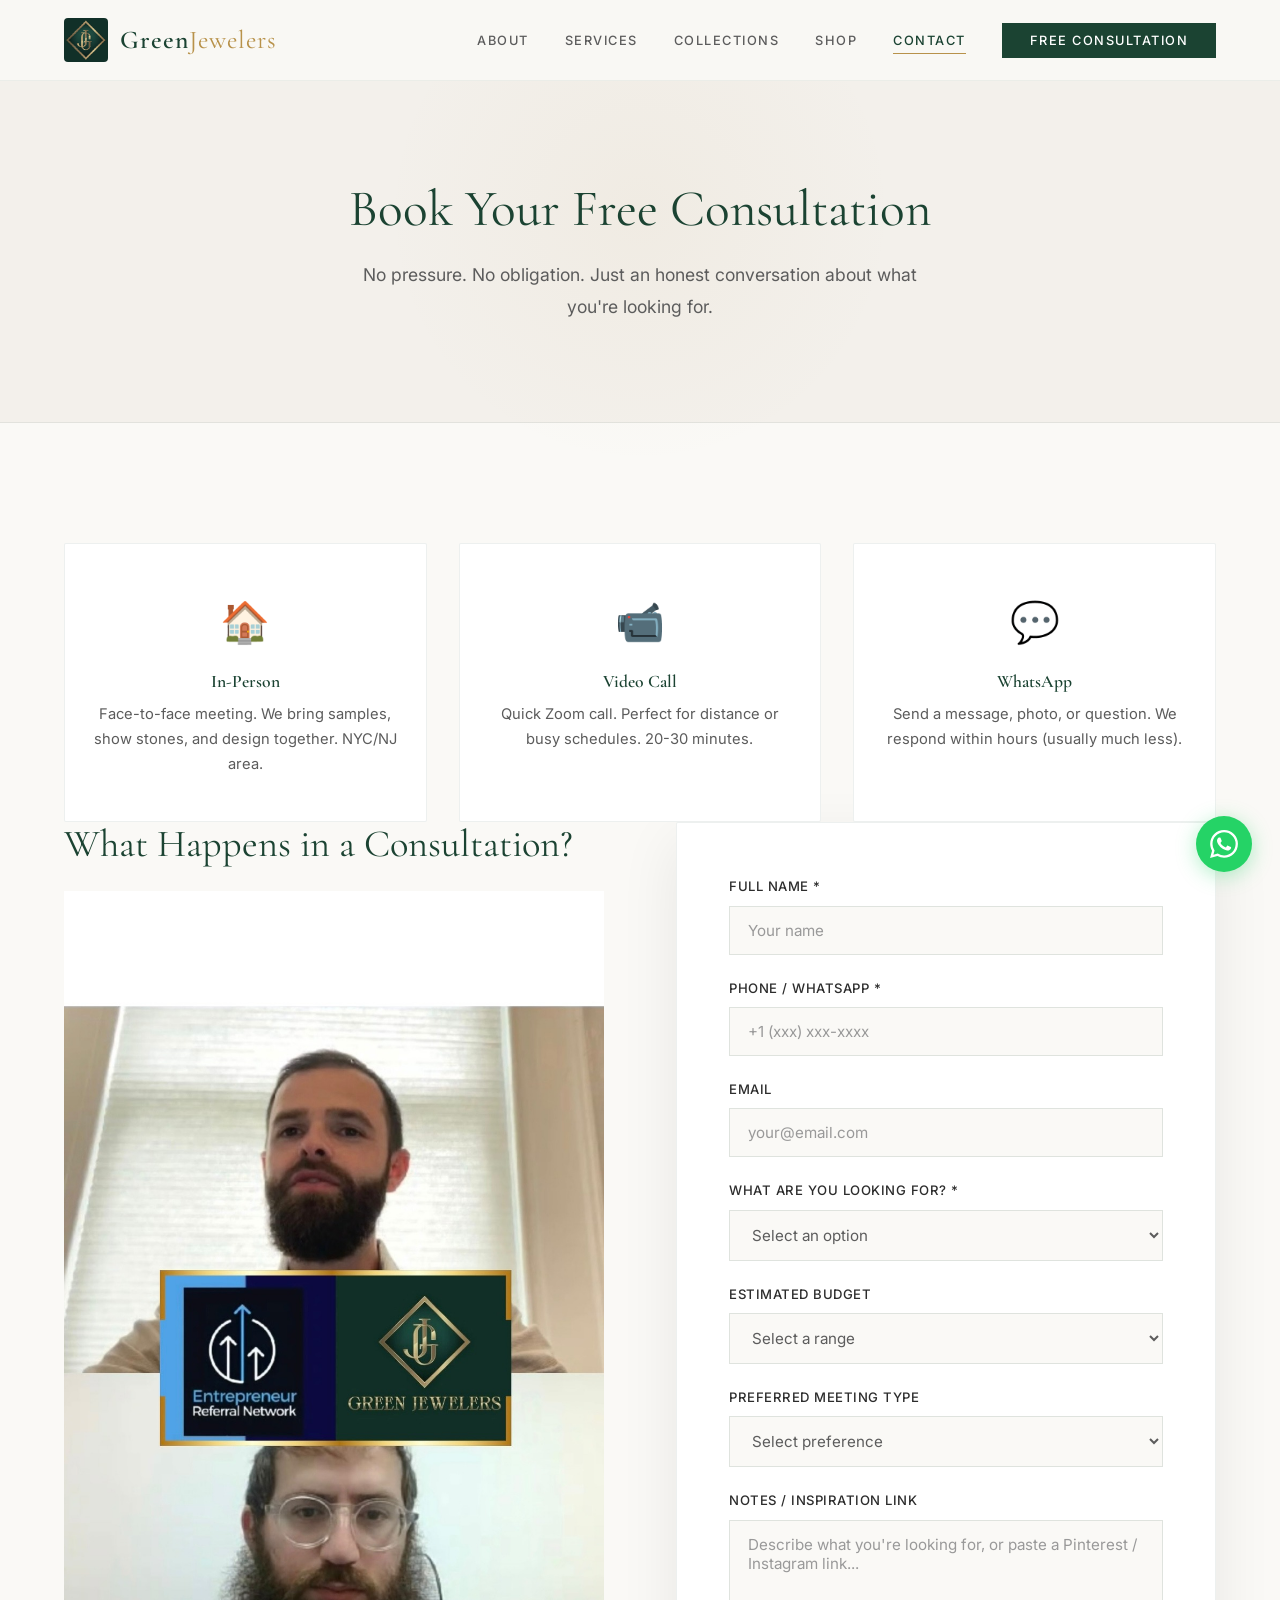
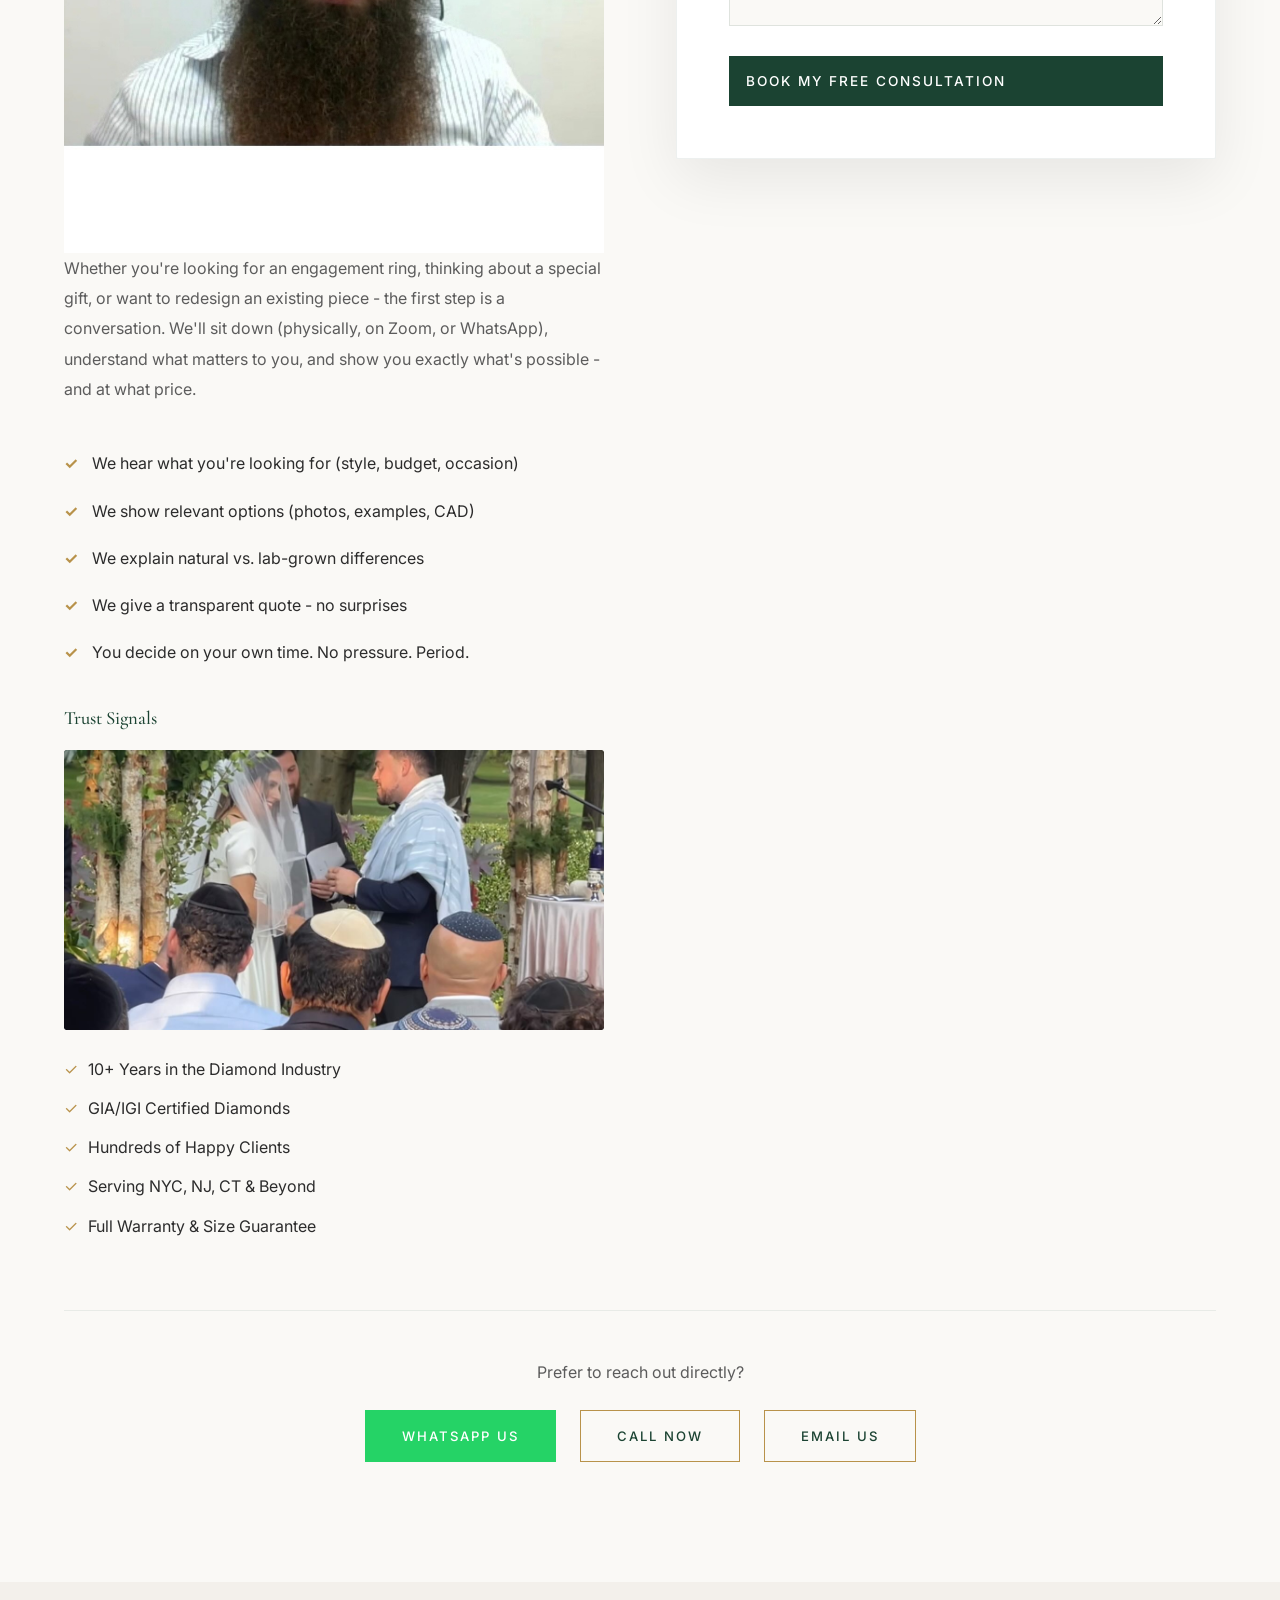
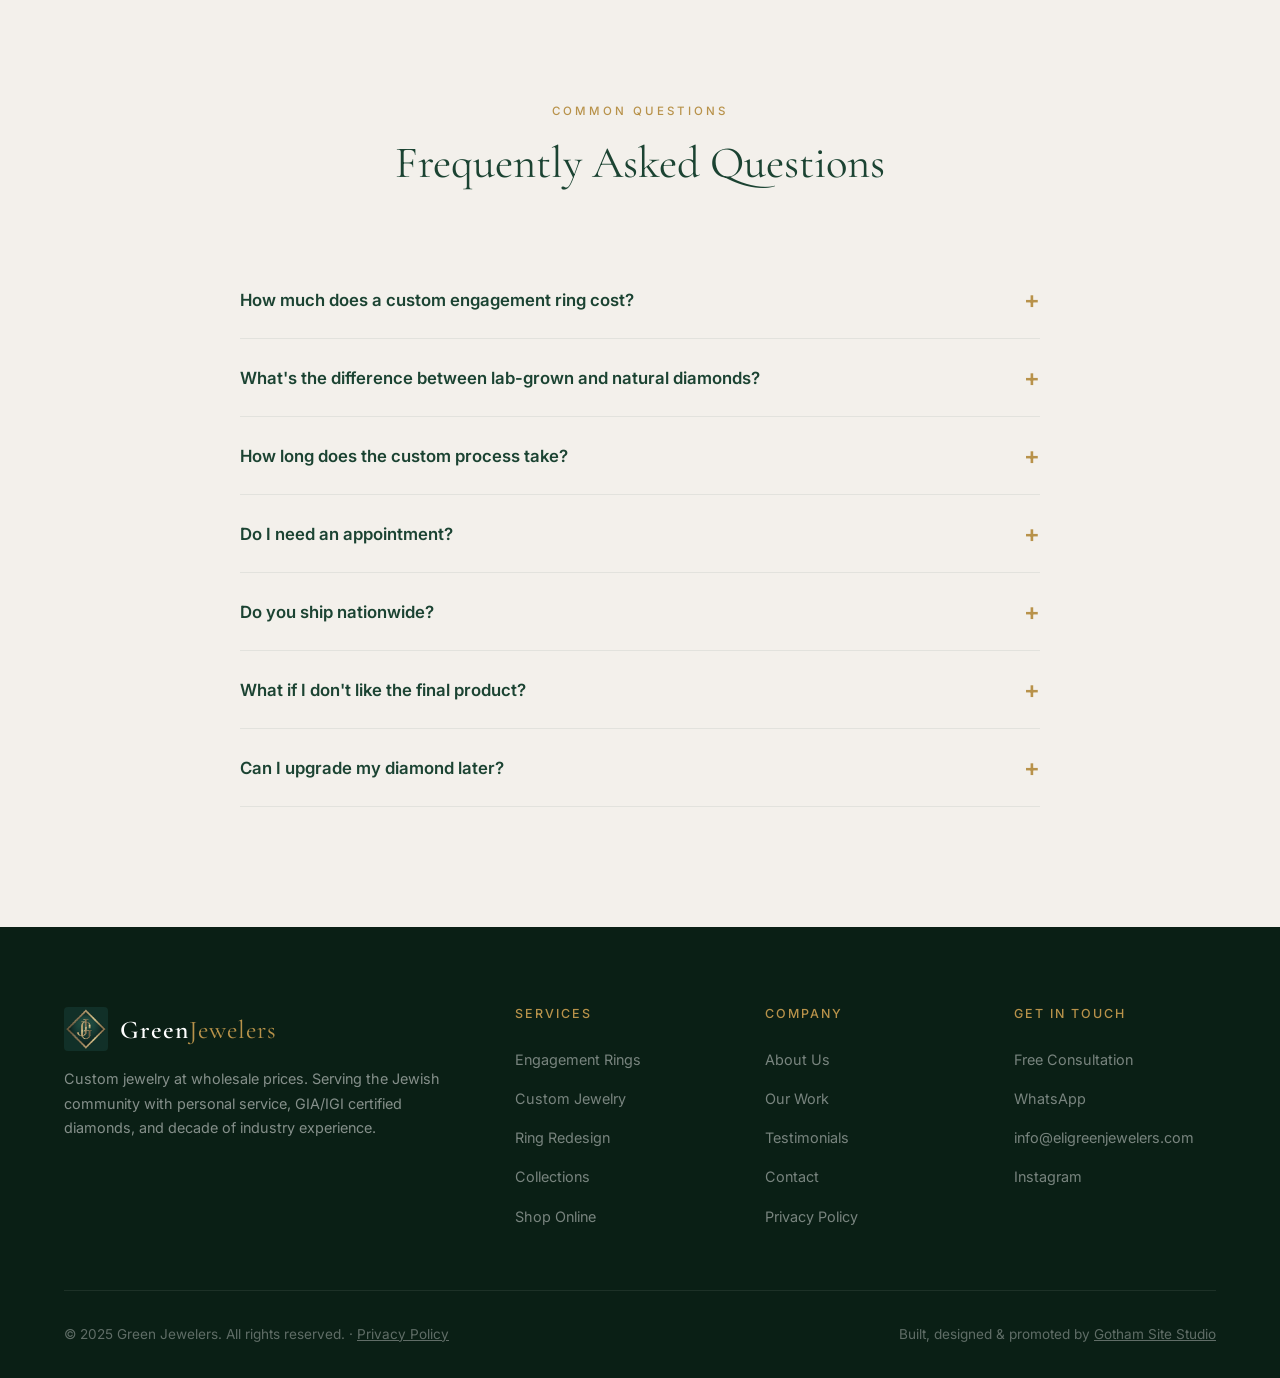
<file: contact.html>
<!DOCTYPE html>
<html lang="en">
<head>
  <meta charset="UTF-8">
  <meta name="viewport" content="width=device-width, initial-scale=1.0">
  <title>Book a Free Consultation | Green Jewelers</title>
  <meta name="description" content="Book a free, no-pressure jewelry consultation. In person, video, or WhatsApp. Custom engagement rings and jewelry at wholesale prices.">

  <meta property="og:title" content="Book a Free Consultation | Green Jewelers">
  <meta property="og:description" content="Free consultation for custom engagement rings and jewelry. In person, video, or WhatsApp. No pressure, no obligation.">
  <meta property="og:type" content="website">

  <link rel="preconnect" href="https://fonts.googleapis.com">
  <link rel="preconnect" href="https://fonts.gstatic.com" crossorigin>
  <link href="https://fonts.googleapis.com/css2?family=Cormorant+Garamond:wght@300;400;500;600&family=Inter:wght@400;500;600;700&display=swap" rel="stylesheet">

  <link rel="icon" type="image/jpeg" href="images/green-jewelers-logo.jpg">

  <link rel="stylesheet" href="css/styles.css">
  <link rel="stylesheet" href="css/pages.css">

  <!-- Matomo -->
  <script>
    var _paq = window._paq = window._paq || [];
    /* tracker methods like "setCustomDimension" should be called before "trackPageView" */
    _paq.push(["setDocumentTitle", document.domain + "/" + document.title]);
    _paq.push(["setCookieDomain", "*.eligreenjewelers.com"]);
    _paq.push(["setDomains", ["*.eligreenjewelers.com"]]);
    _paq.push(['trackPageView']);
    _paq.push(['enableLinkTracking']);
    (function() {
      var u="https://matomo.gothamsitestudio.com/matomo/";
      _paq.push(['setTrackerUrl', u+'matomo.php']);
      _paq.push(['setSiteId', '13']);
      var d=document, g=d.createElement('script'), s=d.getElementsByTagName('script')[0];
      g.async=true; g.src=u+'matomo.js'; s.parentNode.insertBefore(g,s);
    })();
  </script>
  <noscript><p><img referrerpolicy="no-referrer-when-downgrade" src="https://matomo.gothamsitestudio.com/matomo/matomo.php?idsite=13&amp;rec=1" style="border:0;" alt="" /></p></noscript>
  <!-- End Matomo Code -->
</head>
<body>

  <a href="#main" class="skip-link">Skip to main content</a>

  <!-- ===== HEADER ===== -->
  <header class="site-header">
    <nav class="nav-wrapper" aria-label="Main navigation">
      <a href="index.html" class="logo"><img src="images/green-jewelers-logo.jpg" alt="Green Jewelers logo" class="logo-img"> Green <span>Jewelers</span></a>
      <ul class="nav-links">
        <li><a href="about.html">About</a></li>
        <li><a href="services.html">Services</a></li>
        <li><a href="collections.html">Collections</a></li>
        <li><a href="products.html">Shop</a></li>
        <li><a href="contact.html" class="active">Contact</a></li>
        <li><a href="contact.html" class="nav-cta">Free Consultation</a></li>
      </ul>
      <button type="button" class="hamburger" aria-label="Toggle navigation" aria-expanded="false">
        <span></span><span></span><span></span>
      </button>
    </nav>
  </header>

  <main id="main">

  <!-- ===== PAGE HERO ===== -->
  <section class="contact-hero">
    <div class="container">
      <h1>Book Your Free Consultation</h1>
      <p>No pressure. No obligation. Just an honest conversation about what you're looking for.</p>
    </div>
  </section>

  <!-- ===== MEETING OPTIONS ===== -->
  <section class="section">
    <div class="container">
      <div class="meeting-options">
        <div class="meeting-card">
          <div class="meeting-icon" aria-hidden="true">&#x1F3E0;</div>
          <h3>In-Person</h3>
          <p>Face-to-face meeting. We bring samples, show stones, and design together. NYC/NJ area.</p>
        </div>
        <div class="meeting-card">
          <div class="meeting-icon" aria-hidden="true">&#x1F4F9;</div>
          <h3>Video Call</h3>
          <p>Quick Zoom call. Perfect for distance or busy schedules. 20-30 minutes.</p>
        </div>
        <div class="meeting-card">
          <div class="meeting-icon" aria-hidden="true">&#x1F4AC;</div>
          <h3>WhatsApp</h3>
          <p>Send a message, photo, or question. We respond within hours (usually much less).</p>
        </div>
      </div>

      <!-- ===== FORM + SIDEBAR ===== -->
      <div class="consultation-grid">
        <div class="consultation-info">
          <h2>What Happens in a Consultation?</h2>
          <div class=\"consultation-image\">
            <img src="images/entrepreneur-referral-network-video-call.jpg" alt="Virtual jewelry consultation via video call - Green Jewelers personal service" loading="lazy">
          </div>
          <p>Whether you're looking for an engagement ring, thinking about a special gift, or want to redesign an existing piece - the first step is a conversation. We'll sit down (physically, on Zoom, or WhatsApp), understand what matters to you, and show you exactly what's possible - and at what price.</p>

          <ul class="check-list">
            <li>We hear what you're looking for (style, budget, occasion)</li>
            <li>We show relevant options (photos, examples, CAD)</li>
            <li>We explain natural vs. lab-grown differences</li>
            <li>We give a transparent quote - no surprises</li>
            <li>You decide on your own time. No pressure. Period.</li>
          </ul>

          <h3 class="trust-heading">Trust Signals</h3>
          <div class="consultation-image">
            <img src="images/outdoor-wedding-ceremony.jpg" alt="Outdoor wedding ceremony - custom engagement rings for your special day" loading="lazy">
          </div>
          <ul class="trust-list">
            <li>10+ Years in the Diamond Industry</li>
            <li>GIA/IGI Certified Diamonds</li>
            <li>Hundreds of Happy Clients</li>
            <li>Serving NYC, NJ, CT &amp; Beyond</li>
            <li>Full Warranty &amp; Size Guarantee</li>
          </ul>
        </div>

        <div class="consultation-form-wrap">
          <form id="consultation-form" class="consultation-form" novalidate>
            <div class="form-group">
              <label for="name">Full Name *</label>
              <input type="text" id="name" name="name" required placeholder="Your name">
            </div>
            <div class="form-group">
              <label for="phone">Phone / WhatsApp *</label>
              <input type="tel" id="phone" name="phone" required placeholder="+1 (xxx) xxx-xxxx">
            </div>
            <div class="form-group">
              <label for="email">Email</label>
              <input type="email" id="email" name="email" placeholder="your@email.com">
            </div>
            <div class="form-group">
              <label for="service">What are you looking for? *</label>
              <select id="service" name="service" required>
                <option value="">Select an option</option>
                <option value="engagement-ring">Engagement Ring</option>
                <option value="custom-jewelry">Custom Jewelry</option>
                <option value="ring-redesign">Ring Redesign</option>
                <option value="other">Other</option>
              </select>
            </div>
            <div class="form-group">
              <label for="budget">Estimated Budget</label>
              <select id="budget" name="budget">
                <option value="">Select a range</option>
                <option value="under-3k">Under $3,000</option>
                <option value="3k-5k">$3,000 - $5,000</option>
                <option value="5k-10k">$5,000 - $10,000</option>
                <option value="10k-20k">$10,000 - $20,000</option>
                <option value="20k-plus">$20,000+</option>
              </select>
            </div>
            <div class="form-group">
              <label for="meeting">Preferred Meeting Type</label>
              <select id="meeting" name="meeting">
                <option value="">Select preference</option>
                <option value="in-person">In-Person</option>
                <option value="video">Video Call</option>
                <option value="whatsapp">WhatsApp</option>
              </select>
            </div>
            <div class="form-group">
              <label for="notes">Notes / Inspiration Link</label>
              <textarea id="notes" name="notes" rows="4" placeholder="Describe what you're looking for, or paste a Pinterest / Instagram link..."></textarea>
            </div>
            <button type="submit" class="btn btn-primary form-submit">Book My Free Consultation</button>
          </form>
        </div>
      </div>

      <!-- Direct contact below form -->
      <div class="direct-contact">
        <p>Prefer to reach out directly?</p>
        <div class="direct-contact-buttons">
          <a href="https://wa.me/16462763100" class="btn btn-whatsapp" target="_blank" rel="noopener">WhatsApp Us</a>
          <a href="tel:+16462763100" class="btn btn-outline">Call Now</a>
          <a href="mailto:info@eligreenjewelers.com" class="btn btn-outline">Email Us</a>
        </div>
      </div>
    </div>
  </section>

  <!-- ===== FAQ ===== -->
  <section class="section section-alt" id="faq">
    <div class="container">
      <div class="section-header">
        <span class="overline">Common Questions</span>
        <h2>Frequently Asked Questions</h2>
      </div>
      <div class="faq-list">
        <div class="faq-item">
          <button type="button" class="faq-question" aria-expanded="false">How much does a custom engagement ring cost?</button>
          <div class="faq-answer">
            <p>It depends entirely on the stone, metal, and design. Because we source at wholesale, the same ring that retails for $8,000 could start at a significantly lower price with us. The best way to get an accurate idea is to book a free consultation - we'll give you a transparent quote based on exactly what you want.</p>
          </div>
        </div>
        <div class="faq-item">
          <button type="button" class="faq-question" aria-expanded="false">What's the difference between lab-grown and natural diamonds?</button>
          <div class="faq-answer">
            <p>Both are real diamonds with identical physical, chemical, and optical properties. Natural diamonds were formed over billions of years underground. Lab-grown diamonds are created in a controlled environment. Lab-grown typically costs 60-80% less than natural. Both come with GIA or IGI certification. We'll explain the pros and cons so you can decide what's right for you.</p>
          </div>
        </div>
        <div class="faq-item">
          <button type="button" class="faq-question" aria-expanded="false">How long does the custom process take?</button>
          <div class="faq-answer">
            <p>From initial consultation to finished piece, most custom orders take 2-4 weeks. Rush orders are possible in some cases. We'll give you an exact timeline once we finalize the design.</p>
          </div>
        </div>
        <div class="faq-item">
          <button type="button" class="faq-question" aria-expanded="false">Do I need an appointment?</button>
          <div class="faq-answer">
            <p>Yes, we work by appointment to ensure you get our full, undivided attention. You can book a consultation here, on WhatsApp, or by phone. We're flexible with scheduling.</p>
          </div>
        </div>
        <div class="faq-item">
          <button type="button" class="faq-question" aria-expanded="false">Do you ship nationwide?</button>
          <div class="faq-answer">
            <p>Yes. While we primarily serve the Tri-State area (NYC, NJ, CT) for in-person consultations, we work with clients nationwide via video calls and WhatsApp. Finished pieces are shipped fully insured.</p>
          </div>
        </div>
        <div class="faq-item">
          <button type="button" class="faq-question" aria-expanded="false">What if I don't like the final product?</button>
          <div class="faq-answer">
            <p>You approve the design via a 3D CAD rendering before we start production. We make as many changes as needed until you're 100% happy. If something isn't perfect after delivery, we'll make it right. That's our promise.</p>
          </div>
        </div>
        <div class="faq-item">
          <button type="button" class="faq-question" aria-expanded="false">Can I upgrade my diamond later?</button>
          <div class="faq-answer">
            <p>Absolutely. We offer full credit on the original stone toward a larger or higher-quality diamond. Many clients upgrade for anniversaries or special milestones.</p>
          </div>
        </div>
      </div>
    </div>
  </section>

  </main>

  <!-- ===== FOOTER ===== -->
  <footer class="site-footer">
    <div class="container">
      <div class="footer-grid">
        <div class="footer-brand">
          <a href="index.html" class="logo"><img src="images/green-jewelers-logo.jpg" alt="Green Jewelers logo" class="logo-img"> Green <span>Jewelers</span></a>
          <p>Custom jewelry at wholesale prices. Serving the Jewish community with personal service, GIA/IGI certified diamonds, and decade of industry experience.</p>
        </div>
        <div class="footer-col">
          <h4>Services</h4>
          <ul>
            <li><a href="services.html#engagement-rings">Engagement Rings</a></li>
            <li><a href="services.html#custom-jewelry">Custom Jewelry</a></li>
            <li><a href="services.html#redesign">Ring Redesign</a></li>
            <li><a href="collections.html">Collections</a></li>
            <li><a href="products.html">Shop Online</a></li>
          </ul>
        </div>
        <div class="footer-col">
          <h4>Company</h4>
          <ul>
            <li><a href="about.html">About Us</a></li>
            <li><a href="collections.html">Our Work</a></li>
            <li><a href="index.html#testimonials">Testimonials</a></li>
            <li><a href="contact.html">Contact</a></li>
            <li><a href="privacy-policy.html">Privacy Policy</a></li>
          </ul>
        </div>
        <div class="footer-col">
          <h4>Get in Touch</h4>
          <ul>
            <li><a href="contact.html">Free Consultation</a></li>
            <li><a href="https://wa.me/16462763100" target="_blank" rel="noopener">WhatsApp</a></li>
            <li><a href="mailto:info@eligreenjewelers.com">info@eligreenjewelers.com</a></li>
            <li><a href="https://www.instagram.com/green_jewelers/" target="_blank" rel="noopener">Instagram</a></li>
          </ul>
        </div>
      </div>
      <div class="footer-bottom">
        <p>&copy; 2025 Green Jewelers. All rights reserved. &middot; <a href="privacy-policy.html" style="color: inherit; text-decoration: underline;">Privacy Policy</a></p>
        <p>Built, designed &amp; promoted by <a href="https://www.gothamsitestudio.com/" target="_blank" rel="noopener" style="color:inherit;text-decoration:underline;">Gotham Site Studio</a></p>
      </div>
    </div>
  </footer>

  <a href="https://wa.me/16462763100" class="whatsapp-float" target="_blank" rel="noopener" aria-label="Chat on WhatsApp">
    <svg width="24" height="24" viewBox="0 0 24 24" fill="currentColor"><path d="M17.472 14.382c-.297-.149-1.758-.867-2.03-.967-.273-.099-.471-.148-.67.15-.197.297-.767.966-.94 1.164-.173.199-.347.223-.644.075-.297-.15-1.255-.463-2.39-1.475-.883-.788-1.48-1.761-1.653-2.059-.173-.297-.018-.458.13-.606.134-.133.298-.347.446-.52.149-.174.198-.298.298-.497.099-.198.05-.371-.025-.52-.075-.149-.669-1.612-.916-2.207-.242-.579-.487-.5-.669-.51-.173-.008-.371-.01-.57-.01-.198 0-.52.074-.792.372-.272.297-1.04 1.016-1.04 2.479 0 1.462 1.065 2.875 1.213 3.074.149.198 2.096 3.2 5.077 4.487.709.306 1.262.489 1.694.625.712.227 1.36.195 1.871.118.571-.085 1.758-.719 2.006-1.413.248-.694.248-1.289.173-1.413-.074-.124-.272-.198-.57-.347m-5.421 7.403h-.004a9.87 9.87 0 01-5.031-1.378l-.361-.214-3.741.982.998-3.648-.235-.374a9.86 9.86 0 01-1.51-5.26c.001-5.45 4.436-9.884 9.888-9.884 2.64 0 5.122 1.03 6.988 2.898a9.825 9.825 0 012.893 6.994c-.003 5.45-4.437 9.884-9.885 9.884m8.413-18.297A11.815 11.815 0 0012.05 0C5.495 0 .16 5.335.157 11.892c0 2.096.547 4.142 1.588 5.945L.057 24l6.305-1.654a11.882 11.882 0 005.683 1.448h.005c6.554 0 11.89-5.335 11.893-11.893a11.821 11.821 0 00-3.48-8.413z"/></svg>
  </a>

  <script src="js/main.js"></script>
<script src="/matomo-events.js" defer></script>
</body>
</html>
</file>
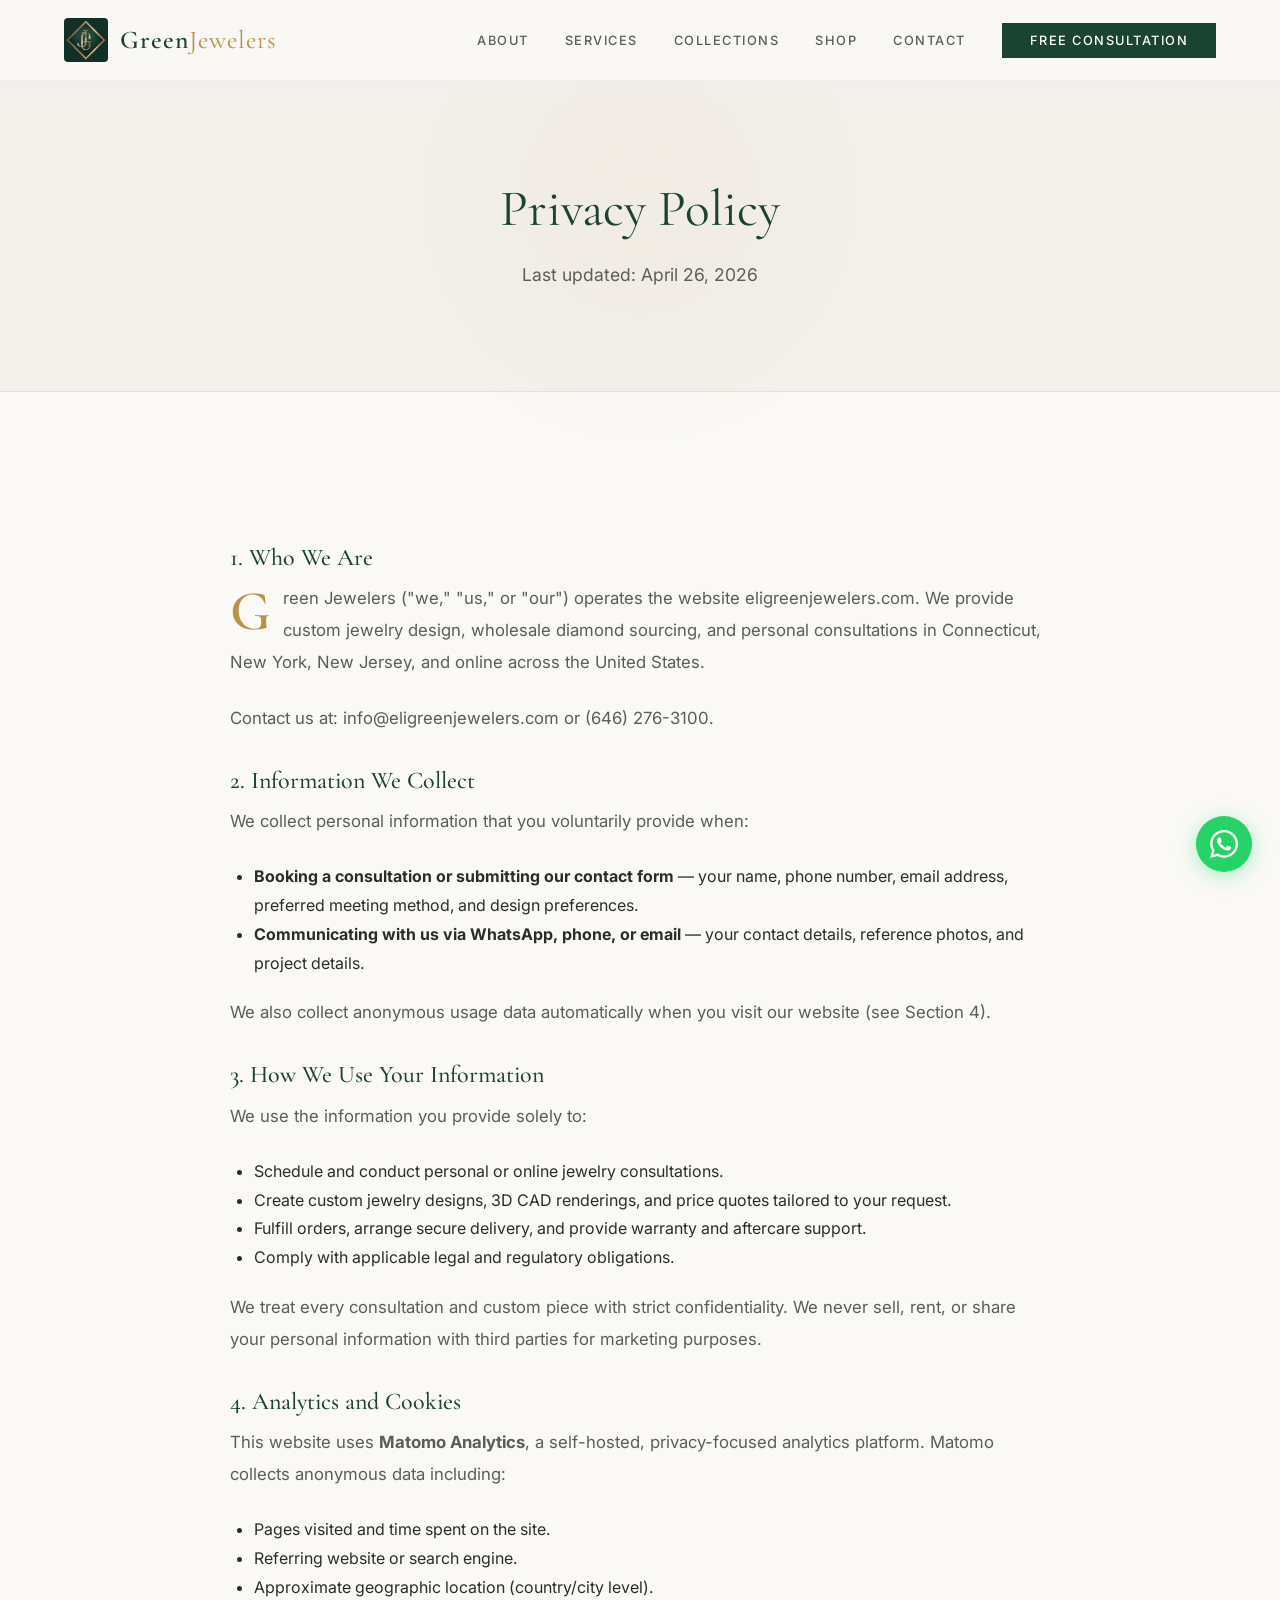
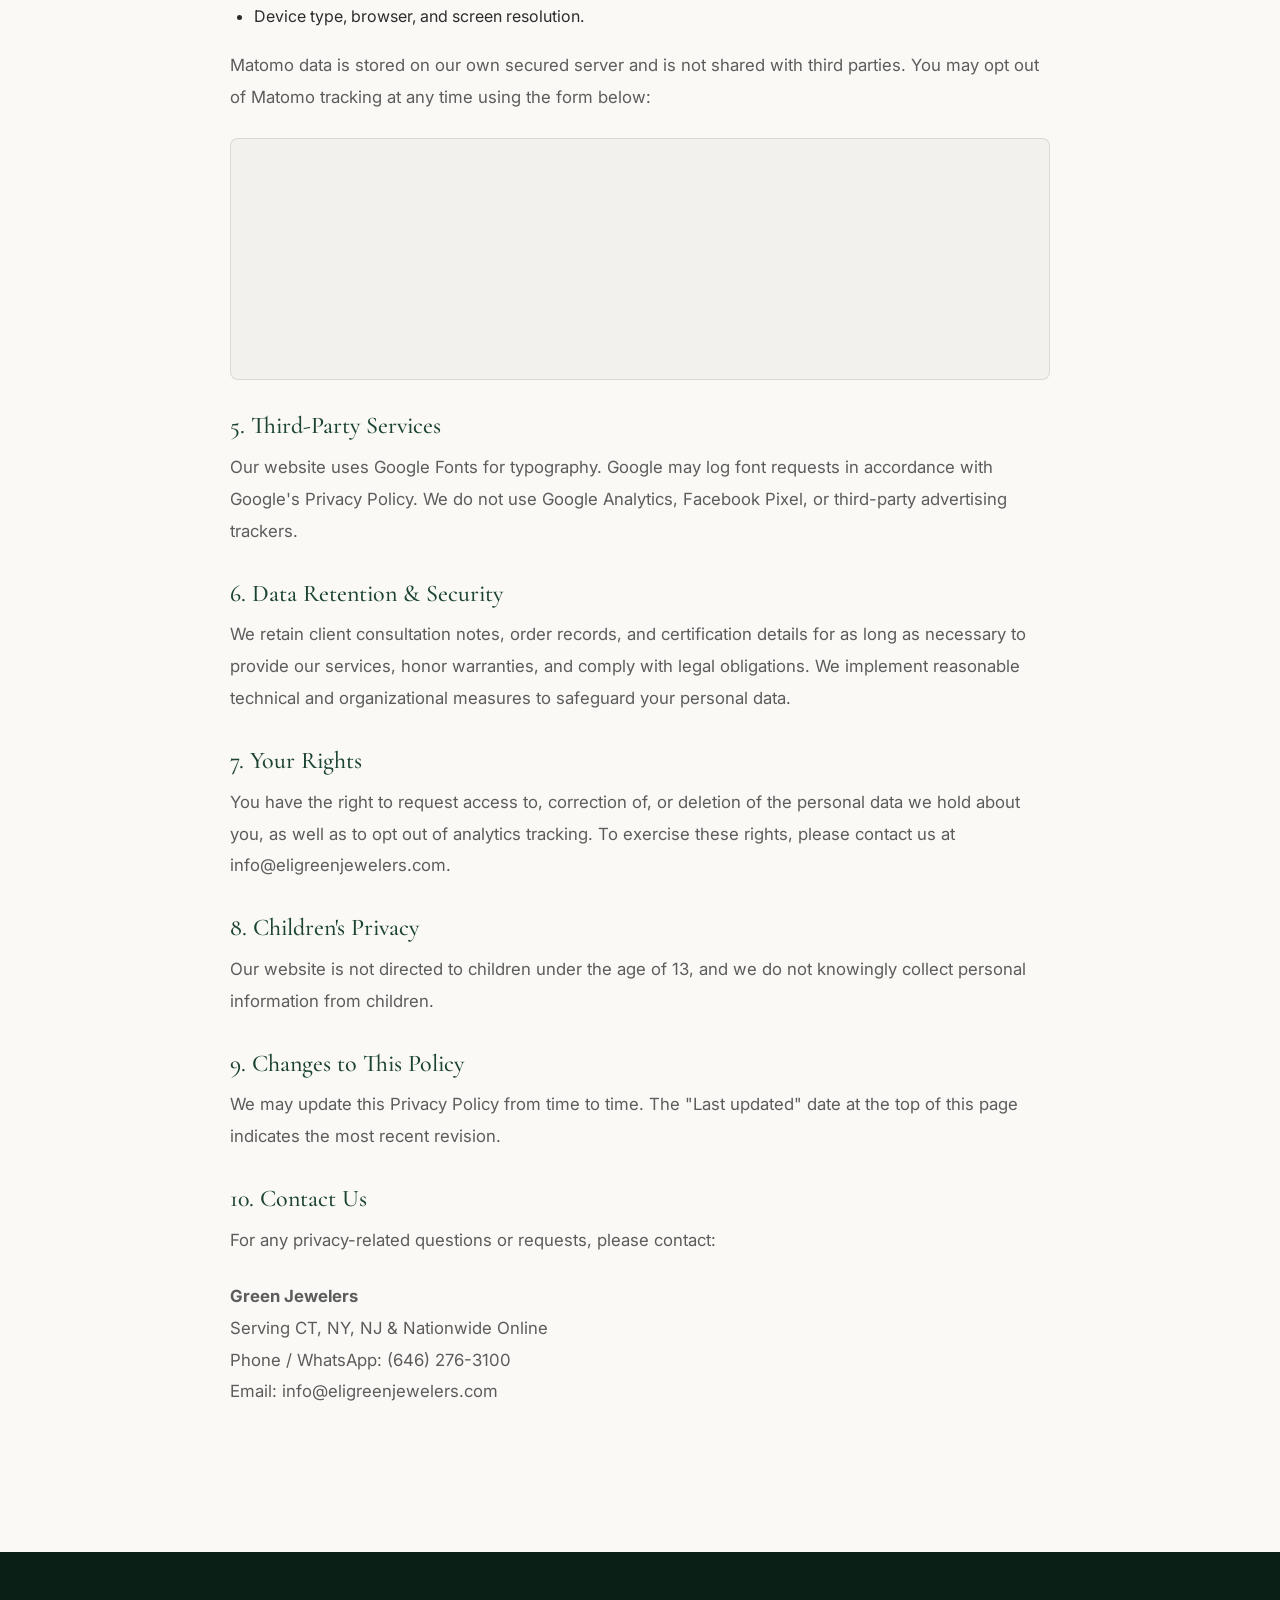
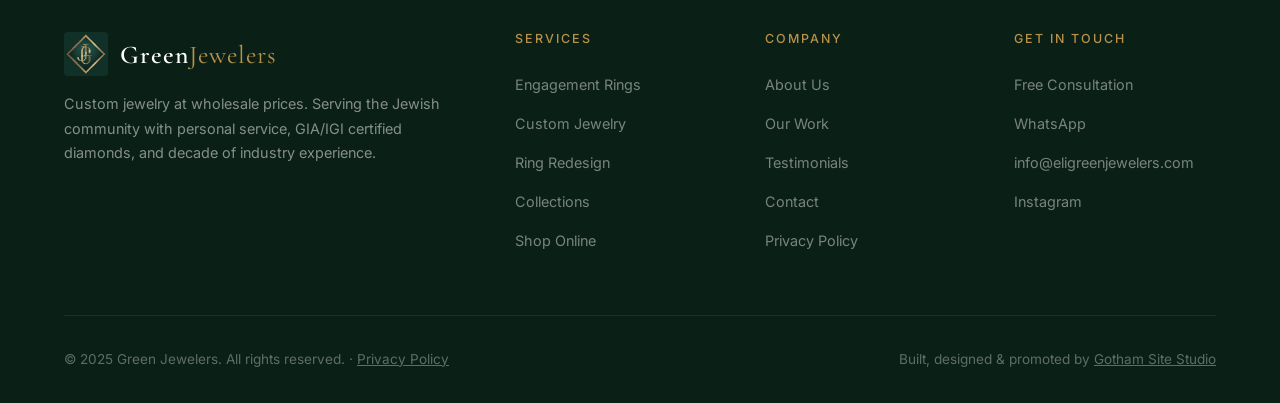
<file: privacy-policy.html>
<!DOCTYPE html>
<html lang="en">
<head>
  <meta charset="UTF-8">
  <meta name="viewport" content="width=device-width, initial-scale=1.0">
  <title>Privacy Policy | Green Jewelers</title>
  <meta name="description" content="Privacy Policy for Green Jewelers. Learn how we collect, use, and protect your personal information during consultations and custom jewelry orders.">
  <meta name="robots" content="noindex, follow">
  <link rel="canonical" href="https://eligreenjewelers.com/privacy-policy.html">

  <link rel="preconnect" href="https://fonts.googleapis.com">
  <link rel="preconnect" href="https://fonts.gstatic.com" crossorigin>
  <link href="https://fonts.googleapis.com/css2?family=Cormorant+Garamond:wght@300;400;500;600&family=Inter:wght@400;500;600;700&display=swap" rel="stylesheet">

  <link rel="icon" type="image/jpeg" href="images/green-jewelers-logo.jpg">

  <link rel="stylesheet" href="css/styles.css">
  <link rel="stylesheet" href="css/pages.css">

  <!-- Matomo -->
  <script>
    var _paq = window._paq = window._paq || [];
    _paq.push(["setDocumentTitle", document.domain + "/" + document.title]);
    _paq.push(["setCookieDomain", "*.eligreenjewelers.com"]);
    _paq.push(["setDomains", ["*.eligreenjewelers.com"]]);
    _paq.push(['trackPageView']);
    _paq.push(['enableLinkTracking']);
    (function() {
      var u="https://matomo.gothamsitestudio.com/matomo/";
      _paq.push(['setTrackerUrl', u+'matomo.php']);
      _paq.push(['setSiteId', '13']);
      var d=document, g=d.createElement('script'), s=d.getElementsByTagName('script')[0];
      g.async=true; g.src=u+'matomo.js'; s.parentNode.insertBefore(g,s);
    })();
  </script>
  <noscript><p><img referrerpolicy="no-referrer-when-downgrade" src="https://matomo.gothamsitestudio.com/matomo/matomo.php?idsite=13&amp;rec=1" style="border:0;" alt="" /></p></noscript>
  <!-- End Matomo Code -->
</head>
<body>

  <a href="#main" class="skip-link">Skip to main content</a>

  <!-- ===== HEADER ===== -->
  <header class="site-header">
    <nav class="nav-wrapper" aria-label="Main navigation">
      <a href="index.html" class="logo"><img src="images/green-jewelers-logo.jpg" alt="Green Jewelers logo" class="logo-img"> Green <span>Jewelers</span></a>
      <ul class="nav-links">
        <li><a href="about.html">About</a></li>
        <li><a href="services.html">Services</a></li>
        <li><a href="collections.html">Collections</a></li>
        <li><a href="products.html">Shop</a></li>
        <li><a href="contact.html">Contact</a></li>
        <li><a href="contact.html" class="nav-cta">Free Consultation</a></li>
      </ul>
      <button type="button" class="hamburger" aria-label="Toggle navigation" aria-expanded="false">
        <span></span><span></span><span></span>
      </button>
    </nav>
  </header>

  <main id="main">

  <!-- ===== PAGE HERO ===== -->
  <section class="about-hero">
    <div class="container">
      <h1>Privacy Policy</h1>
      <p>Last updated: April 26, 2026</p>
    </div>
  </section>

  <!-- ===== POLICY CONTENT ===== -->
  <section class="section">
    <div class="container">
      <div class="about-story" style="max-width: 820px; margin: 0 auto;">

        <h2 style="font-size: 1.5rem; margin: 2rem 0 0.75rem;">1. Who We Are</h2>
        <p>Green Jewelers ("we," "us," or "our") operates the website <a href="https://eligreenjewelers.com">eligreenjewelers.com</a>. We provide custom jewelry design, wholesale diamond sourcing, and personal consultations in Connecticut, New York, New Jersey, and online across the United States.</p>
        <p>Contact us at: <a href="mailto:info@eligreenjewelers.com">info@eligreenjewelers.com</a> or <a href="tel:+16462763100">(646) 276-3100</a>.</p>

        <h2 style="font-size: 1.5rem; margin: 2rem 0 0.75rem;">2. Information We Collect</h2>
        <p>We collect personal information that you voluntarily provide when:</p>
        <ul style="padding-left: 1.5rem; margin: 0.75rem 0 1.25rem; line-height: 1.8;">
          <li><strong>Booking a consultation or submitting our contact form</strong> — your name, phone number, email address, preferred meeting method, and design preferences.</li>
          <li><strong>Communicating with us via WhatsApp, phone, or email</strong> — your contact details, reference photos, and project details.</li>
        </ul>
        <p>We also collect anonymous usage data automatically when you visit our website (see Section 4).</p>

        <h2 style="font-size: 1.5rem; margin: 2rem 0 0.75rem;">3. How We Use Your Information</h2>
        <p>We use the information you provide solely to:</p>
        <ul style="padding-left: 1.5rem; margin: 0.75rem 0 1.25rem; line-height: 1.8;">
          <li>Schedule and conduct personal or online jewelry consultations.</li>
          <li>Create custom jewelry designs, 3D CAD renderings, and price quotes tailored to your request.</li>
          <li>Fulfill orders, arrange secure delivery, and provide warranty and aftercare support.</li>
          <li>Comply with applicable legal and regulatory obligations.</li>
        </ul>
        <p>We treat every consultation and custom piece with strict confidentiality. We never sell, rent, or share your personal information with third parties for marketing purposes.</p>

        <h2 style="font-size: 1.5rem; margin: 2rem 0 0.75rem;">4. Analytics and Cookies</h2>
        <p>This website uses <strong>Matomo Analytics</strong>, a self-hosted, privacy-focused analytics platform. Matomo collects anonymous data including:</p>
        <ul style="padding-left: 1.5rem; margin: 0.75rem 0 1.25rem; line-height: 1.8;">
          <li>Pages visited and time spent on the site.</li>
          <li>Referring website or search engine.</li>
          <li>Approximate geographic location (country/city level).</li>
          <li>Device type, browser, and screen resolution.</li>
        </ul>
        <p>Matomo data is stored on our own secured server and is not shared with third parties. You may opt out of Matomo tracking at any time using the form below:</p>
        <div style="margin: 1.25rem 0; padding: 1rem; background: rgba(0,0,0,0.03); border-radius: 8px; border: 1px solid rgba(0,0,0,0.1);">
          <iframe
            style="border: 0; height: 200px; width: 100%;"
            src="https://matomo.gothamsitestudio.com/matomo/index.php?module=CoreAdminHome&action=optOut&language=en&backgroundColor=ffffff&fontColor=333333&fontSize=14px&fontFamily=Inter%2C+sans-serif"
            title="Matomo opt-out">
          </iframe>
        </div>

        <h2 style="font-size: 1.5rem; margin: 2rem 0 0.75rem;">5. Third-Party Services</h2>
        <p>Our website uses Google Fonts for typography. Google may log font requests in accordance with <a href="https://policies.google.com/privacy" target="_blank" rel="noopener">Google's Privacy Policy</a>. We do not use Google Analytics, Facebook Pixel, or third-party advertising trackers.</p>

        <h2 style="font-size: 1.5rem; margin: 2rem 0 0.75rem;">6. Data Retention &amp; Security</h2>
        <p>We retain client consultation notes, order records, and certification details for as long as necessary to provide our services, honor warranties, and comply with legal obligations. We implement reasonable technical and organizational measures to safeguard your personal data.</p>

        <h2 style="font-size: 1.5rem; margin: 2rem 0 0.75rem;">7. Your Rights</h2>
        <p>You have the right to request access to, correction of, or deletion of the personal data we hold about you, as well as to opt out of analytics tracking. To exercise these rights, please contact us at <a href="mailto:info@eligreenjewelers.com">info@eligreenjewelers.com</a>.</p>

        <h2 style="font-size: 1.5rem; margin: 2rem 0 0.75rem;">8. Children's Privacy</h2>
        <p>Our website is not directed to children under the age of 13, and we do not knowingly collect personal information from children.</p>

        <h2 style="font-size: 1.5rem; margin: 2rem 0 0.75rem;">9. Changes to This Policy</h2>
        <p>We may update this Privacy Policy from time to time. The "Last updated" date at the top of this page indicates the most recent revision.</p>

        <h2 style="font-size: 1.5rem; margin: 2rem 0 0.75rem;">10. Contact Us</h2>
        <p>For any privacy-related questions or requests, please contact:</p>
        <p>
          <strong>Green Jewelers</strong><br>
          Serving CT, NY, NJ &amp; Nationwide Online<br>
          Phone / WhatsApp: <a href="tel:+16462763100">(646) 276-3100</a><br>
          Email: <a href="mailto:info@eligreenjewelers.com">info@eligreenjewelers.com</a>
        </p>

      </div>
    </div>
  </section>

  </main>

  <!-- ===== FOOTER ===== -->
  <footer class="site-footer">
    <div class="container">
      <div class="footer-grid">
        <div class="footer-brand">
          <a href="index.html" class="logo"><img src="images/green-jewelers-logo.jpg" alt="Green Jewelers logo" class="logo-img"> Green <span>Jewelers</span></a>
          <p>Custom jewelry at wholesale prices. Serving the Jewish community with personal service, GIA/IGI certified diamonds, and decade of industry experience.</p>
        </div>
        <div class="footer-col">
          <h4>Services</h4>
          <ul>
            <li><a href="services.html#engagement-rings">Engagement Rings</a></li>
            <li><a href="services.html#custom-jewelry">Custom Jewelry</a></li>
            <li><a href="services.html#redesign">Ring Redesign</a></li>
            <li><a href="collections.html">Collections</a></li>
            <li><a href="products.html">Shop Online</a></li>
          </ul>
        </div>
        <div class="footer-col">
          <h4>Company</h4>
          <ul>
            <li><a href="about.html">About Us</a></li>
            <li><a href="collections.html">Our Work</a></li>
            <li><a href="index.html#testimonials">Testimonials</a></li>
            <li><a href="contact.html">Contact</a></li>
            <li><a href="privacy-policy.html">Privacy Policy</a></li>
          </ul>
        </div>
        <div class="footer-col">
          <h4>Get in Touch</h4>
          <ul>
            <li><a href="contact.html">Free Consultation</a></li>
            <li><a href="https://wa.me/16462763100" target="_blank" rel="noopener">WhatsApp</a></li>
            <li><a href="mailto:info@eligreenjewelers.com">info@eligreenjewelers.com</a></li>
            <li><a href="https://www.instagram.com/green_jewelers/" target="_blank" rel="noopener">Instagram</a></li>
          </ul>
        </div>
      </div>
      <div class="footer-bottom">
        <p>&copy; 2025 Green Jewelers. All rights reserved. &middot; <a href="privacy-policy.html" style="color: inherit; text-decoration: underline;">Privacy Policy</a></p>
        <p>Built, designed &amp; promoted by <a href="https://www.gothamsitestudio.com/" target="_blank" rel="noopener" style="color:inherit;text-decoration:underline;">Gotham Site Studio</a></p>
      </div>
    </div>
  </footer>

  <a href="https://wa.me/16462763100" class="whatsapp-float" target="_blank" rel="noopener" aria-label="Chat on WhatsApp">
    <svg width="24" height="24" viewBox="0 0 24 24" fill="currentColor"><path d="M17.472 14.382c-.297-.149-1.758-.867-2.03-.967-.273-.099-.471-.148-.67.15-.197.297-.767.966-.94 1.164-.173.199-.347.223-.644.075-.297-.15-1.255-.463-2.39-1.475-.883-.788-1.48-1.761-1.653-2.059-.173-.297-.018-.458.13-.606.134-.133.298-.347.446-.52.149-.174.198-.298.298-.497.099-.198.05-.371-.025-.52-.075-.149-.669-1.612-.916-2.207-.242-.579-.487-.5-.669-.51-.173-.008-.371-.01-.57-.01-.198 0-.52.074-.792.372-.272.297-1.04 1.016-1.04 2.479 0 1.462 1.065 2.875 1.213 3.074.149.198 2.096 3.2 5.077 4.487.709.306 1.262.489 1.694.625.712.227 1.36.195 1.871.118.571-.085 1.758-.719 2.006-1.413.248-.694.248-1.289.173-1.413-.074-.124-.272-.198-.57-.347m-5.421 7.403h-.004a9.87 9.87 0 01-5.031-1.378l-.361-.214-3.741.982.998-3.648-.235-.374a9.86 9.86 0 01-1.51-5.26c.001-5.45 4.436-9.884 9.888-9.884 2.64 0 5.122 1.03 6.988 2.898a9.825 9.825 0 012.893 6.994c-.003 5.45-4.437 9.884-9.885 9.884m8.413-18.297A11.815 11.815 0 0012.05 0C5.495 0 .16 5.335.157 11.892c0 2.096.547 4.142 1.588 5.945L.057 24l6.305-1.654a11.882 11.882 0 005.683 1.448h.005c6.554 0 11.89-5.335 11.893-11.893a11.821 11.821 0 00-3.48-8.413z"/></svg>
  </a>

  <script src="js/main.js"></script>
<script src="/matomo-events.js" defer></script>
</body>
</html>
</file>
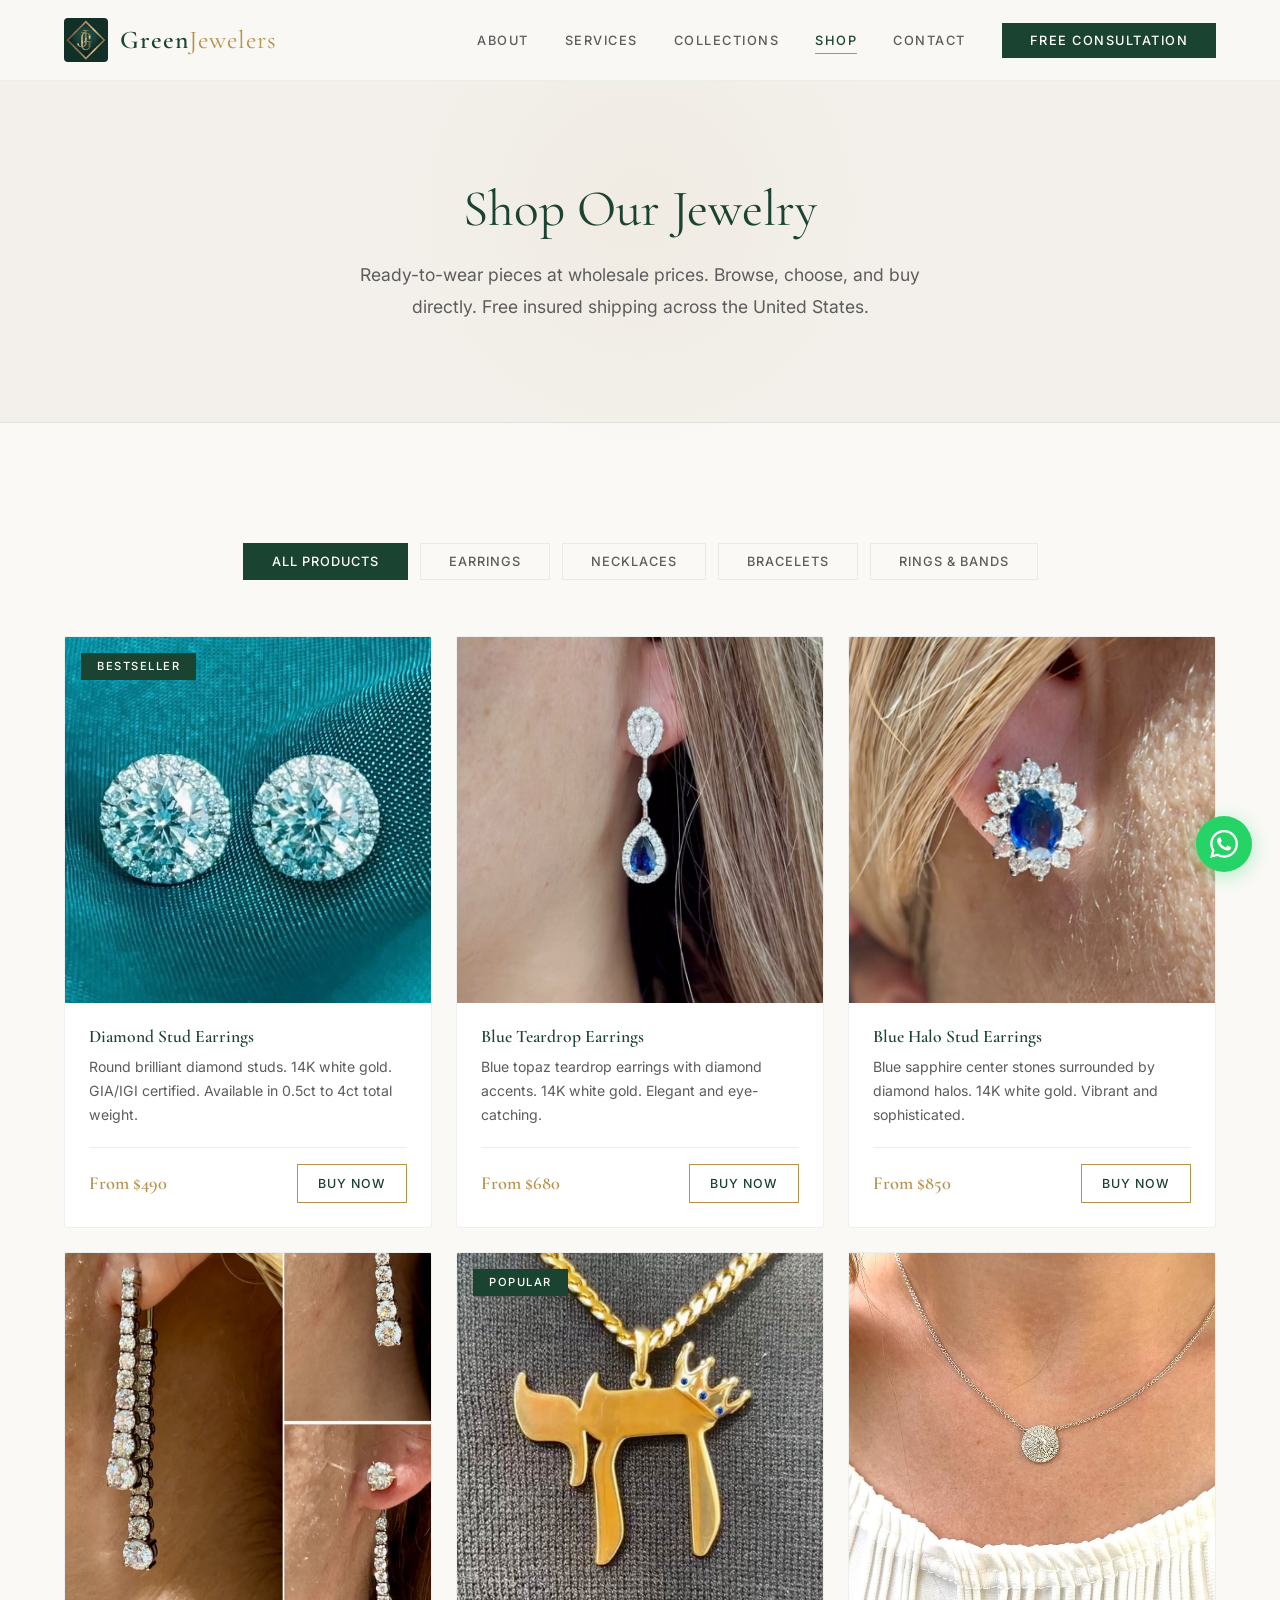
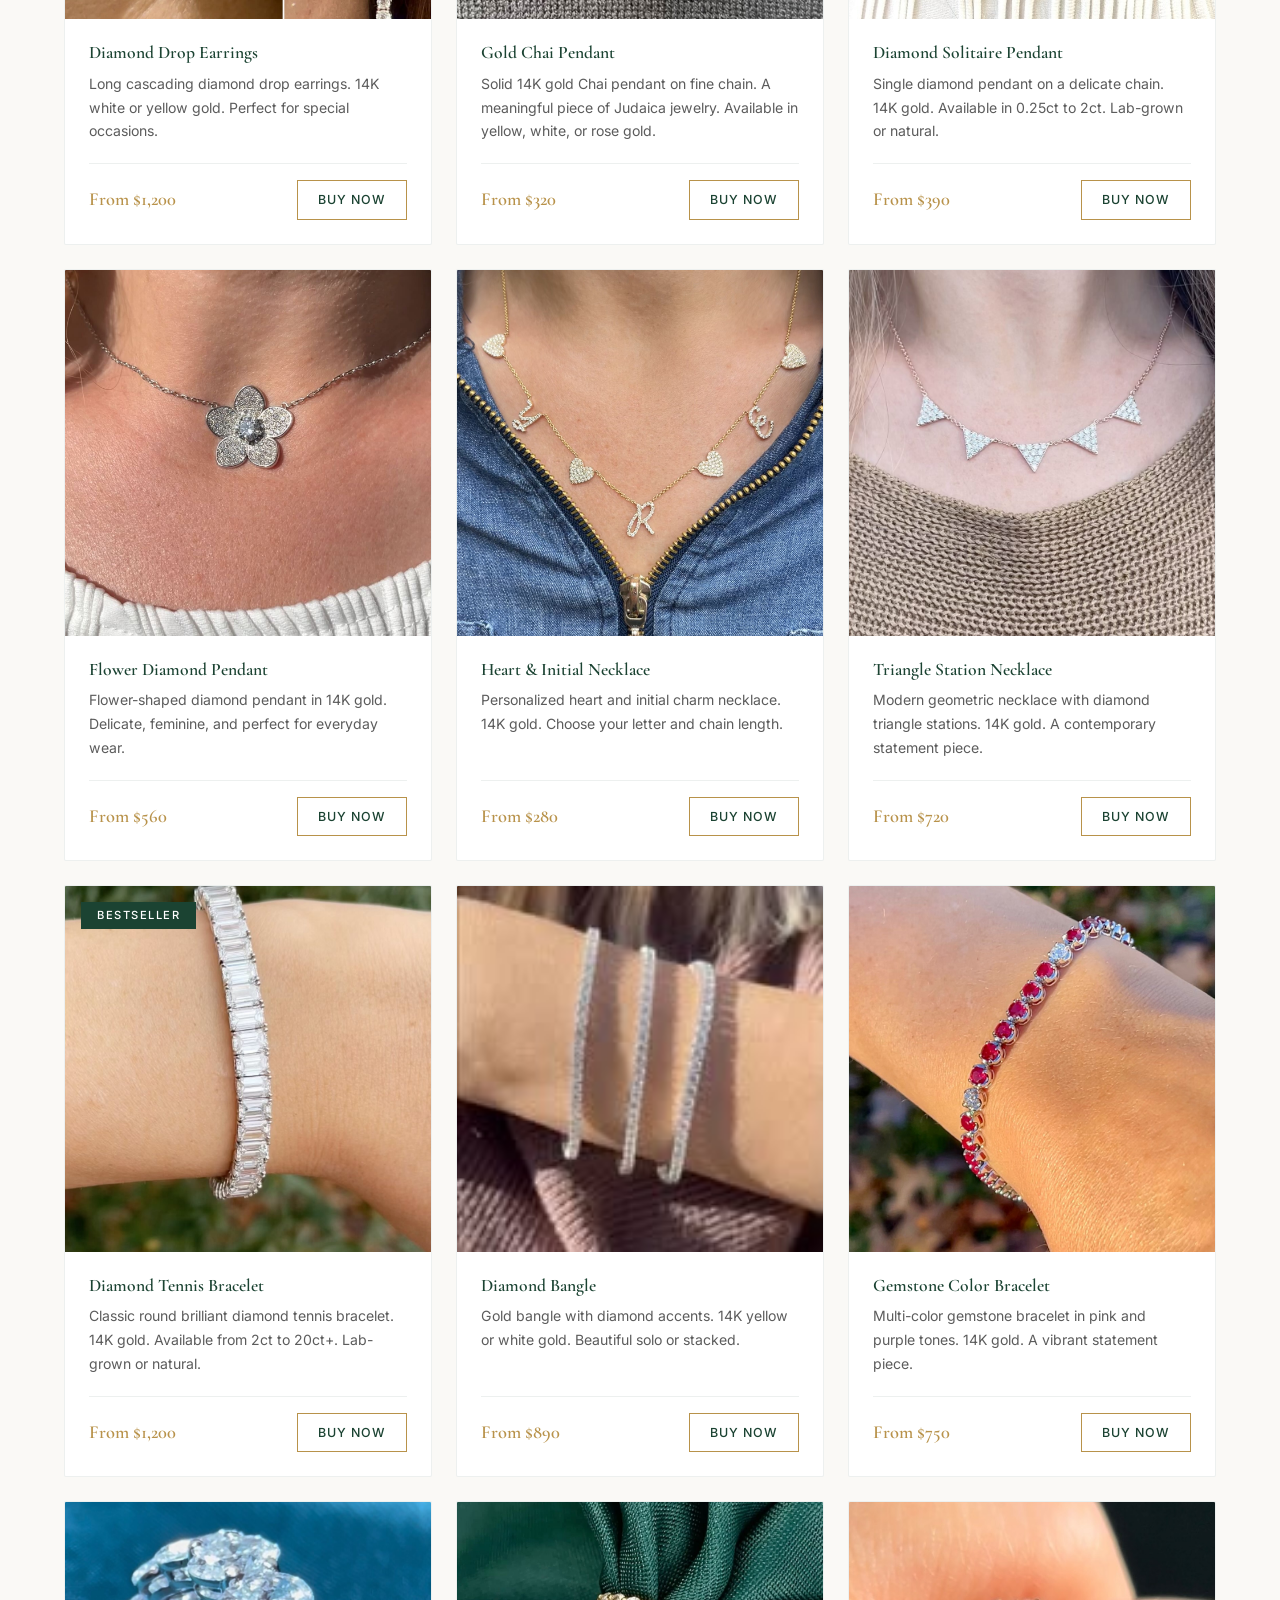
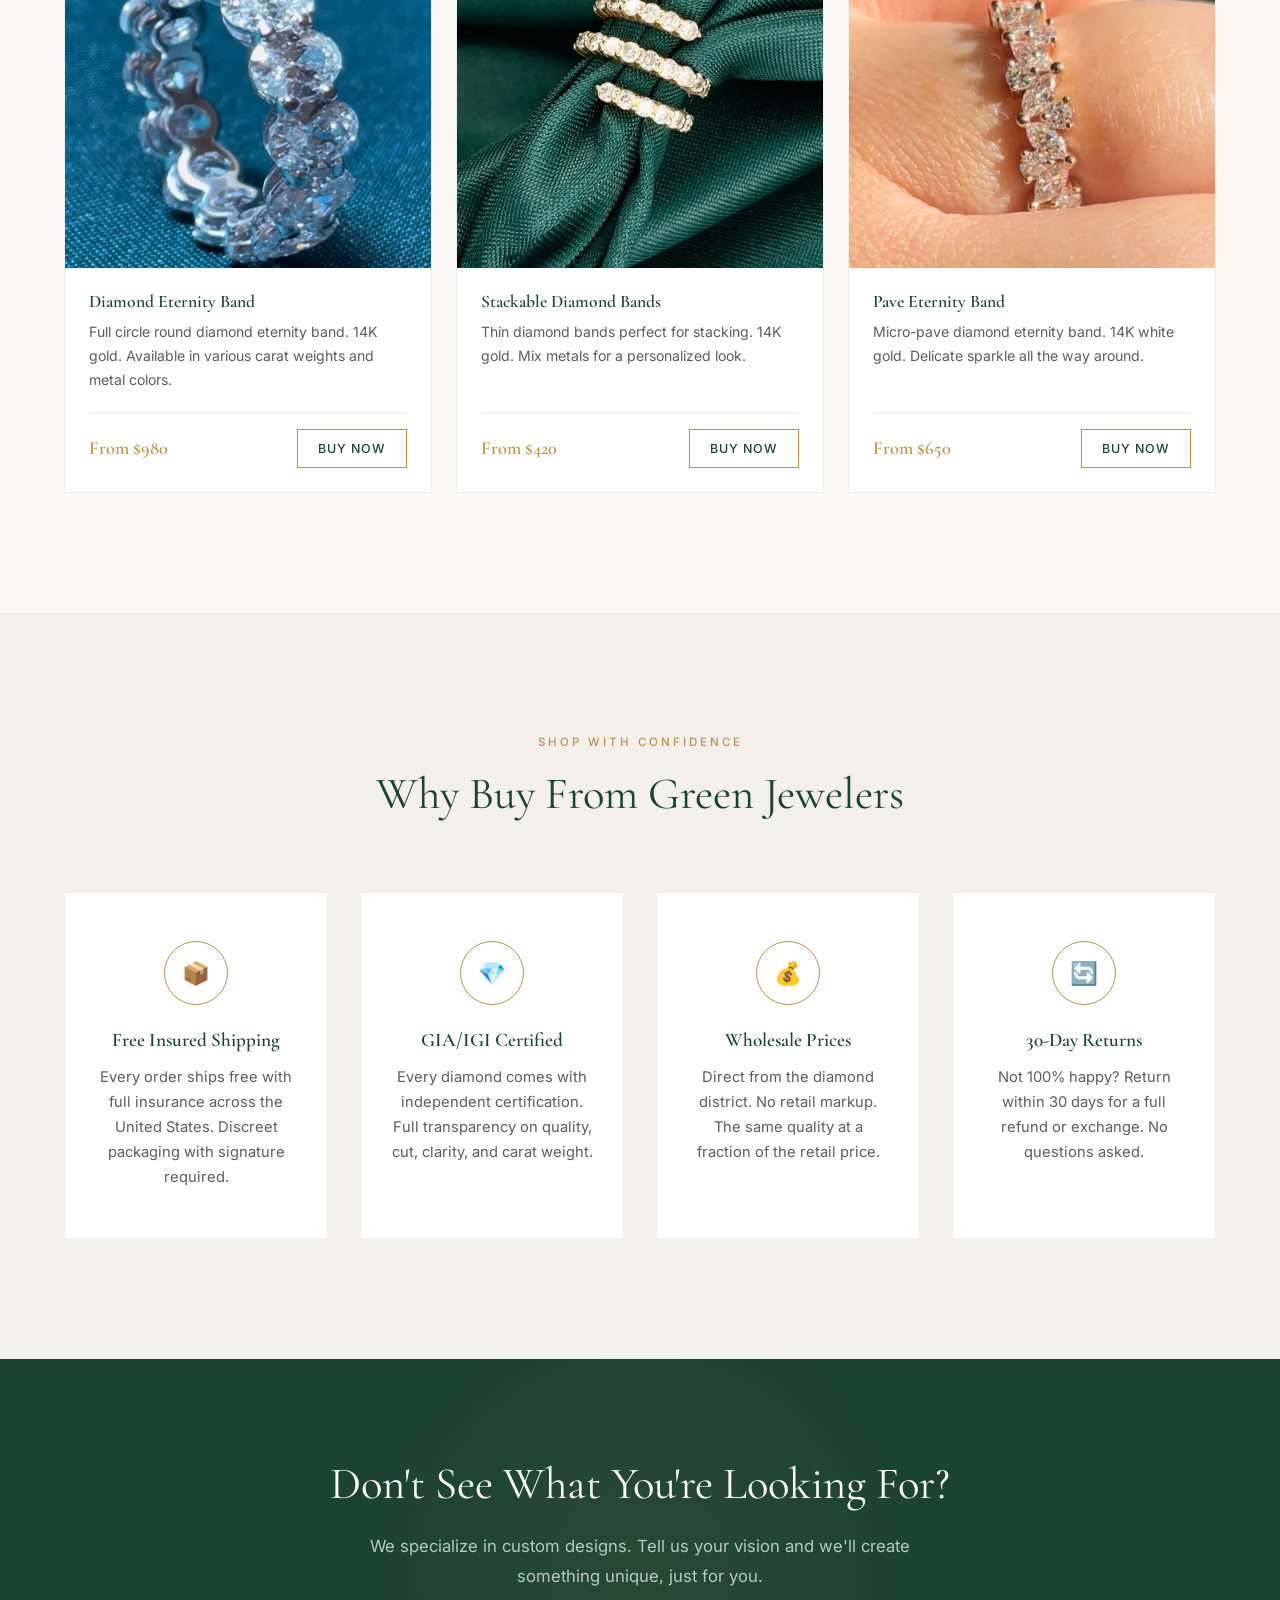
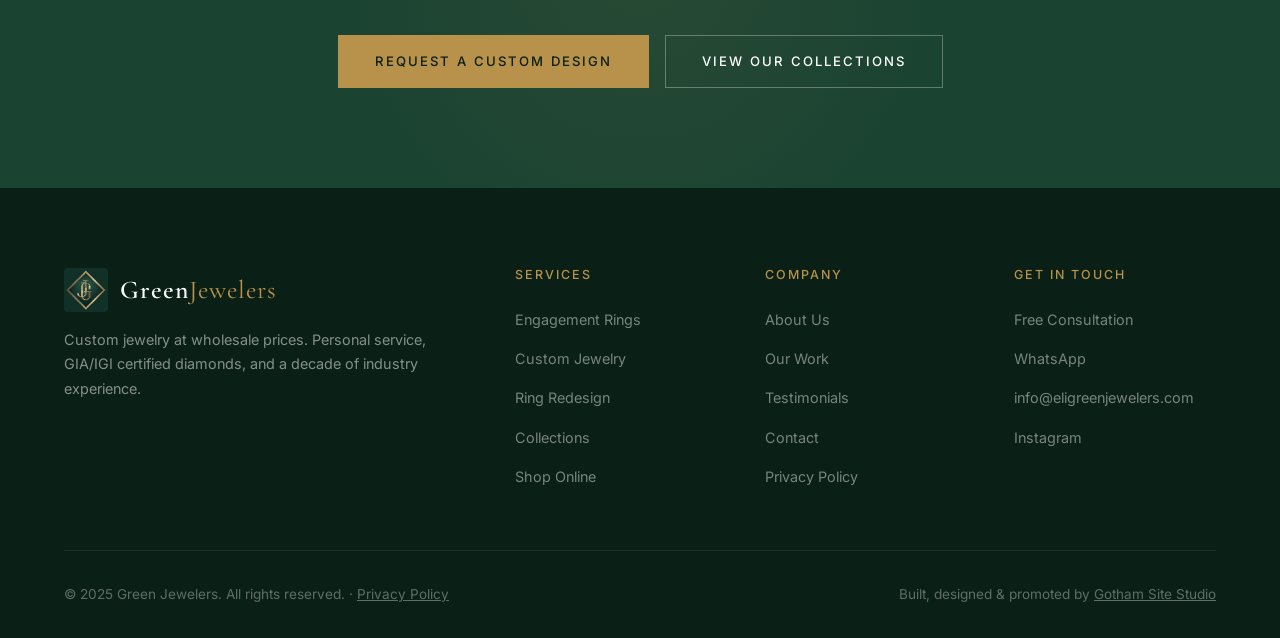
<file: products.html>
<!DOCTYPE html>
<html lang="en">
<head>
  <meta charset="UTF-8">
  <meta name="viewport" content="width=device-width, initial-scale=1.0">
  <title>Shop Jewelry Online | Green Jewelers - Rings, Bracelets, Necklaces & Earrings</title>
  <meta name="description" content="Shop ready-to-wear jewelry online. Diamond earrings, tennis bracelets, pendants, Chai necklaces, and more. Wholesale prices with free shipping. Buy directly from Green Jewelers.">

  <meta property="og:title" content="Shop Jewelry Online | Green Jewelers">
  <meta property="og:description" content="Ready-to-wear jewelry at wholesale prices. Diamond earrings, tennis bracelets, necklaces, and more. Buy online with free shipping.">
  <meta property="og:type" content="website">

  <link rel="preconnect" href="https://fonts.googleapis.com">
  <link rel="preconnect" href="https://fonts.gstatic.com" crossorigin>
  <link href="https://fonts.googleapis.com/css2?family=Cormorant+Garamond:wght@300;400;500;600&family=Inter:wght@400;500;600;700&display=swap" rel="stylesheet">

  <link rel="icon" type="image/jpeg" href="images/green-jewelers-logo.jpg">

  <link rel="stylesheet" href="css/styles.css">
  <link rel="stylesheet" href="css/pages.css">

  <!-- Matomo -->
  <script>
    var _paq = window._paq = window._paq || [];
    _paq.push(["setDocumentTitle", document.domain + "/" + document.title]);
    _paq.push(["setCookieDomain", "*.eligreenjewelers.com"]);
    _paq.push(["setDomains", ["*.eligreenjewelers.com"]]);
    _paq.push(['trackPageView']);
    _paq.push(['enableLinkTracking']);
    (function() {
      var u="https://matomo.gothamsitestudio.com/matomo/";
      _paq.push(['setTrackerUrl', u+'matomo.php']);
      _paq.push(['setSiteId', '13']);
      var d=document, g=d.createElement('script'), s=d.getElementsByTagName('script')[0];
      g.async=true; g.src=u+'matomo.js'; s.parentNode.insertBefore(g,s);
    })();
  </script>
  <noscript><p><img referrerpolicy="no-referrer-when-downgrade" src="https://matomo.gothamsitestudio.com/matomo/matomo.php?idsite=13&amp;rec=1" style="border:0;" alt="" /></p></noscript>
  <!-- End Matomo Code -->
</head>
<body>

  <a href="#main" class="skip-link">Skip to main content</a>

  <!-- ===== HEADER ===== -->
  <header class="site-header">
    <nav class="nav-wrapper" aria-label="Main navigation">
      <a href="index.html" class="logo"><img src="images/green-jewelers-logo.jpg" alt="Green Jewelers logo" class="logo-img"> Green <span>Jewelers</span></a>
      <ul class="nav-links">
        <li><a href="about.html">About</a></li>
        <li><a href="services.html">Services</a></li>
        <li><a href="collections.html">Collections</a></li>
        <li><a href="products.html" class="active">Shop</a></li>
        <li><a href="contact.html">Contact</a></li>
        <li><a href="contact.html" class="nav-cta">Free Consultation</a></li>
      </ul>
      <button type="button" class="hamburger" aria-label="Toggle navigation" aria-expanded="false">
        <span></span><span></span><span></span>
      </button>
    </nav>
  </header>

  <main id="main">

  <!-- ===== PAGE HERO ===== -->
  <section class="products-hero">
    <div class="container">
      <h1>Shop Our Jewelry</h1>
      <p>Ready-to-wear pieces at wholesale prices. Browse, choose, and buy directly. Free insured shipping across the United States.</p>
    </div>
  </section>

  <!-- ===== PRODUCT FILTER ===== -->
  <section class="section">
    <div class="container">
      <div class="collection-filters" role="tablist" aria-label="Filter products">
        <button class="filter-btn active" data-filter="all" role="tab" aria-selected="true">All Products</button>
        <button class="filter-btn" data-filter="earrings" role="tab" aria-selected="false">Earrings</button>
        <button class="filter-btn" data-filter="necklaces" role="tab" aria-selected="false">Necklaces</button>
        <button class="filter-btn" data-filter="bracelets" role="tab" aria-selected="false">Bracelets</button>
        <button class="filter-btn" data-filter="rings" role="tab" aria-selected="false">Rings &amp; Bands</button>
      </div>

      <!-- ===== PRODUCTS GRID ===== -->
      <div class="products-grid">

        <!-- Earrings -->
        <div class="product-card" data-category="earrings">
          <div class="product-image">
            <img src="images/round-diamond-stud-earrings.jpg" alt="Round diamond stud earrings - GIA certified" loading="lazy">
            <span class="product-badge">Bestseller</span>
          </div>
          <div class="product-info">
            <h3>Diamond Stud Earrings</h3>
            <p class="product-desc">Round brilliant diamond studs. 14K white gold. GIA/IGI certified. Available in 0.5ct to 4ct total weight.</p>
            <div class="product-meta">
              <span class="product-price">From $490</span>
              <a href="https://wa.me/16462763100?text=Hi%2C%20I'm%20interested%20in%20the%20Diamond%20Stud%20Earrings" class="btn btn-outline btn-sm" target="_blank" rel="noopener">Buy Now</a>
            </div>
          </div>
        </div>

        <div class="product-card" data-category="earrings">
          <div class="product-image">
            <img src="images/blue-teardrop-earrings-on-ear.jpg" alt="Blue teardrop gemstone earrings" loading="lazy">
          </div>
          <div class="product-info">
            <h3>Blue Teardrop Earrings</h3>
            <p class="product-desc">Blue topaz teardrop earrings with diamond accents. 14K white gold. Elegant and eye-catching.</p>
            <div class="product-meta">
              <span class="product-price">From $680</span>
              <a href="https://wa.me/16462763100?text=Hi%2C%20I'm%20interested%20in%20the%20Blue%20Teardrop%20Earrings" class="btn btn-outline btn-sm" target="_blank" rel="noopener">Buy Now</a>
            </div>
          </div>
        </div>

        <div class="product-card" data-category="earrings">
          <div class="product-image">
            <img src="images/blue-halo-stud-earring.jpg" alt="Blue gemstone halo stud earring" loading="lazy">
          </div>
          <div class="product-info">
            <h3>Blue Halo Stud Earrings</h3>
            <p class="product-desc">Blue sapphire center stones surrounded by diamond halos. 14K white gold. Vibrant and sophisticated.</p>
            <div class="product-meta">
              <span class="product-price">From $850</span>
              <a href="https://wa.me/16462763100?text=Hi%2C%20I'm%20interested%20in%20the%20Blue%20Halo%20Stud%20Earrings" class="btn btn-outline btn-sm" target="_blank" rel="noopener">Buy Now</a>
            </div>
          </div>
        </div>

        <div class="product-card" data-category="earrings">
          <div class="product-image">
            <img src="images/long-diamond-drop-earrings-collage.jpg" alt="Long diamond drop earrings" loading="lazy">
          </div>
          <div class="product-info">
            <h3>Diamond Drop Earrings</h3>
            <p class="product-desc">Long cascading diamond drop earrings. 14K white or yellow gold. Perfect for special occasions.</p>
            <div class="product-meta">
              <span class="product-price">From $1,200</span>
              <a href="https://wa.me/16462763100?text=Hi%2C%20I'm%20interested%20in%20the%20Diamond%20Drop%20Earrings" class="btn btn-outline btn-sm" target="_blank" rel="noopener">Buy Now</a>
            </div>
          </div>
        </div>

        <!-- Necklaces -->
        <div class="product-card" data-category="necklaces">
          <div class="product-image">
            <img src="images/gold-chai-necklace.jpg" alt="Gold Chai pendant necklace" loading="lazy">
            <span class="product-badge">Popular</span>
          </div>
          <div class="product-info">
            <h3>Gold Chai Pendant</h3>
            <p class="product-desc">Solid 14K gold Chai pendant on fine chain. A meaningful piece of Judaica jewelry. Available in yellow, white, or rose gold.</p>
            <div class="product-meta">
              <span class="product-price">From $320</span>
              <a href="https://wa.me/16462763100?text=Hi%2C%20I'm%20interested%20in%20the%20Gold%20Chai%20Pendant" class="btn btn-outline btn-sm" target="_blank" rel="noopener">Buy Now</a>
            </div>
          </div>
        </div>

        <div class="product-card" data-category="necklaces">
          <div class="product-image">
            <img src="images/solitaire-diamond-pendant-necklace.jpg" alt="Solitaire diamond pendant necklace" loading="lazy">
          </div>
          <div class="product-info">
            <h3>Diamond Solitaire Pendant</h3>
            <p class="product-desc">Single diamond pendant on a delicate chain. 14K gold. Available in 0.25ct to 2ct. Lab-grown or natural.</p>
            <div class="product-meta">
              <span class="product-price">From $390</span>
              <a href="https://wa.me/16462763100?text=Hi%2C%20I'm%20interested%20in%20the%20Diamond%20Solitaire%20Pendant" class="btn btn-outline btn-sm" target="_blank" rel="noopener">Buy Now</a>
            </div>
          </div>
        </div>

        <div class="product-card" data-category="necklaces">
          <div class="product-image">
            <img src="images/flower-pendant-necklace.jpg" alt="Flower-shaped diamond pendant necklace" loading="lazy">
          </div>
          <div class="product-info">
            <h3>Flower Diamond Pendant</h3>
            <p class="product-desc">Flower-shaped diamond pendant in 14K gold. Delicate, feminine, and perfect for everyday wear.</p>
            <div class="product-meta">
              <span class="product-price">From $560</span>
              <a href="https://wa.me/16462763100?text=Hi%2C%20I'm%20interested%20in%20the%20Flower%20Diamond%20Pendant" class="btn btn-outline btn-sm" target="_blank" rel="noopener">Buy Now</a>
            </div>
          </div>
        </div>

        <div class="product-card" data-category="necklaces">
          <div class="product-image">
            <img src="images/heart-and-initial-charm-necklace.jpg" alt="Heart and initial charm necklace" loading="lazy">
          </div>
          <div class="product-info">
            <h3>Heart &amp; Initial Necklace</h3>
            <p class="product-desc">Personalized heart and initial charm necklace. 14K gold. Choose your letter and chain length.</p>
            <div class="product-meta">
              <span class="product-price">From $280</span>
              <a href="https://wa.me/16462763100?text=Hi%2C%20I'm%20interested%20in%20the%20Heart%20%26%20Initial%20Necklace" class="btn btn-outline btn-sm" target="_blank" rel="noopener">Buy Now</a>
            </div>
          </div>
        </div>

        <div class="product-card" data-category="necklaces">
          <div class="product-image">
            <img src="images/triangle-station-necklace.jpg" alt="Triangle station diamond necklace" loading="lazy">
          </div>
          <div class="product-info">
            <h3>Triangle Station Necklace</h3>
            <p class="product-desc">Modern geometric necklace with diamond triangle stations. 14K gold. A contemporary statement piece.</p>
            <div class="product-meta">
              <span class="product-price">From $720</span>
              <a href="https://wa.me/16462763100?text=Hi%2C%20I'm%20interested%20in%20the%20Triangle%20Station%20Necklace" class="btn btn-outline btn-sm" target="_blank" rel="noopener">Buy Now</a>
            </div>
          </div>
        </div>

        <!-- Bracelets -->
        <div class="product-card" data-category="bracelets">
          <div class="product-image">
            <img src="images/diamond-tennis-bracelet-on-wrist.jpg" alt="Diamond tennis bracelet" loading="lazy">
            <span class="product-badge">Bestseller</span>
          </div>
          <div class="product-info">
            <h3>Diamond Tennis Bracelet</h3>
            <p class="product-desc">Classic round brilliant diamond tennis bracelet. 14K gold. Available from 2ct to 20ct+. Lab-grown or natural.</p>
            <div class="product-meta">
              <span class="product-price">From $1,200</span>
              <a href="https://wa.me/16462763100?text=Hi%2C%20I'm%20interested%20in%20the%20Diamond%20Tennis%20Bracelet" class="btn btn-outline btn-sm" target="_blank" rel="noopener">Buy Now</a>
            </div>
          </div>
        </div>

        <div class="product-card" data-category="bracelets">
          <div class="product-image">
            <img src="images/diamond-bangles-stack.jpg" alt="Stacked diamond bangle bracelets" loading="lazy">
          </div>
          <div class="product-info">
            <h3>Diamond Bangle</h3>
            <p class="product-desc">Gold bangle with diamond accents. 14K yellow or white gold. Beautiful solo or stacked.</p>
            <div class="product-meta">
              <span class="product-price">From $890</span>
              <a href="https://wa.me/16462763100?text=Hi%2C%20I'm%20interested%20in%20the%20Diamond%20Bangle" class="btn btn-outline btn-sm" target="_blank" rel="noopener">Buy Now</a>
            </div>
          </div>
        </div>

        <div class="product-card" data-category="bracelets">
          <div class="product-image">
            <img src="images/pink-purple-gemstone-bracelet.jpg" alt="Pink and purple gemstone bracelet" loading="lazy">
          </div>
          <div class="product-info">
            <h3>Gemstone Color Bracelet</h3>
            <p class="product-desc">Multi-color gemstone bracelet in pink and purple tones. 14K gold. A vibrant statement piece.</p>
            <div class="product-meta">
              <span class="product-price">From $750</span>
              <a href="https://wa.me/16462763100?text=Hi%2C%20I'm%20interested%20in%20the%20Gemstone%20Color%20Bracelet" class="btn btn-outline btn-sm" target="_blank" rel="noopener">Buy Now</a>
            </div>
          </div>
        </div>

        <!-- Rings & Bands -->
        <div class="product-card" data-category="rings">
          <div class="product-image">
            <img src="images/round-diamond-eternity-band.jpg" alt="Round diamond eternity band" loading="lazy">
          </div>
          <div class="product-info">
            <h3>Diamond Eternity Band</h3>
            <p class="product-desc">Full circle round diamond eternity band. 14K gold. Available in various carat weights and metal colors.</p>
            <div class="product-meta">
              <span class="product-price">From $980</span>
              <a href="https://wa.me/16462763100?text=Hi%2C%20I'm%20interested%20in%20the%20Diamond%20Eternity%20Band" class="btn btn-outline btn-sm" target="_blank" rel="noopener">Buy Now</a>
            </div>
          </div>
        </div>

        <div class="product-card" data-category="rings">
          <div class="product-image">
            <img src="images/stacked-diamond-bands-on-fabric.jpg" alt="Stacked diamond bands" loading="lazy">
          </div>
          <div class="product-info">
            <h3>Stackable Diamond Bands</h3>
            <p class="product-desc">Thin diamond bands perfect for stacking. 14K gold. Mix metals for a personalized look.</p>
            <div class="product-meta">
              <span class="product-price">From $420</span>
              <a href="https://wa.me/16462763100?text=Hi%2C%20I'm%20interested%20in%20the%20Stackable%20Diamond%20Bands" class="btn btn-outline btn-sm" target="_blank" rel="noopener">Buy Now</a>
            </div>
          </div>
        </div>

        <div class="product-card" data-category="rings">
          <div class="product-image">
            <img src="images/diamond-eternity-band-closeup.jpg" alt="Diamond eternity band closeup - pave setting" loading="lazy">
          </div>
          <div class="product-info">
            <h3>Pave Eternity Band</h3>
            <p class="product-desc">Micro-pave diamond eternity band. 14K white gold. Delicate sparkle all the way around.</p>
            <div class="product-meta">
              <span class="product-price">From $650</span>
              <a href="https://wa.me/16462763100?text=Hi%2C%20I'm%20interested%20in%20the%20Pave%20Eternity%20Band" class="btn btn-outline btn-sm" target="_blank" rel="noopener">Buy Now</a>
            </div>
          </div>
        </div>

      </div>
    </div>
  </section>

  <!-- ===== TRUST / SHIPPING INFO ===== -->
  <section class="section section-alt">
    <div class="container">
      <div class="section-header">
        <span class="overline">Shop With Confidence</span>
        <h2>Why Buy From Green Jewelers</h2>
      </div>
      <div class="value-grid shop-trust-grid">
        <div class="value-card">
          <div class="value-icon" aria-hidden="true">&#x1F4E6;</div>
          <h3>Free Insured Shipping</h3>
          <p>Every order ships free with full insurance across the United States. Discreet packaging with signature required.</p>
        </div>
        <div class="value-card">
          <div class="value-icon" aria-hidden="true">&#x1F48E;</div>
          <h3>GIA/IGI Certified</h3>
          <p>Every diamond comes with independent certification. Full transparency on quality, cut, clarity, and carat weight.</p>
        </div>
        <div class="value-card">
          <div class="value-icon" aria-hidden="true">&#x1F4B0;</div>
          <h3>Wholesale Prices</h3>
          <p>Direct from the diamond district. No retail markup. The same quality at a fraction of the retail price.</p>
        </div>
        <div class="value-card">
          <div class="value-icon" aria-hidden="true">&#x1F504;</div>
          <h3>30-Day Returns</h3>
          <p>Not 100% happy? Return within 30 days for a full refund or exchange. No questions asked.</p>
        </div>
      </div>
    </div>
  </section>

  <!-- ===== CUSTOM DESIGN CTA ===== -->
  <section class="cta-banner">
    <div class="container">
      <h2>Don't See What You're Looking For?</h2>
      <p>We specialize in custom designs. Tell us your vision and we'll create something unique, just for you.</p>
      <div class="cta-buttons">
        <a href="contact.html" class="btn btn-primary">Request a Custom Design</a>
        <a href="collections.html" class="btn btn-secondary">View Our Collections</a>
      </div>
    </div>
  </section>

  </main>

  <!-- ===== FOOTER ===== -->
  <footer class="site-footer">
    <div class="container">
      <div class="footer-grid">
        <div class="footer-brand">
          <a href="index.html" class="logo"><img src="images/green-jewelers-logo.jpg" alt="Green Jewelers logo" class="logo-img"> Green <span>Jewelers</span></a>
          <p>Custom jewelry at wholesale prices. Personal service, GIA/IGI certified diamonds, and a decade of industry experience.</p>
        </div>
        <div class="footer-col">
          <h4>Services</h4>
          <ul>
            <li><a href="services.html#engagement-rings">Engagement Rings</a></li>
            <li><a href="services.html#custom-jewelry">Custom Jewelry</a></li>
            <li><a href="services.html#redesign">Ring Redesign</a></li>
            <li><a href="collections.html">Collections</a></li>
            <li><a href="products.html">Shop Online</a></li>
          </ul>
        </div>
        <div class="footer-col">
          <h4>Company</h4>
          <ul>
            <li><a href="about.html">About Us</a></li>
            <li><a href="collections.html">Our Work</a></li>
            <li><a href="index.html#testimonials">Testimonials</a></li>
            <li><a href="contact.html">Contact</a></li>
            <li><a href="privacy-policy.html">Privacy Policy</a></li>
          </ul>
        </div>
        <div class="footer-col">
          <h4>Get in Touch</h4>
          <ul>
            <li><a href="contact.html">Free Consultation</a></li>
            <li><a href="https://wa.me/16462763100" target="_blank" rel="noopener">WhatsApp</a></li>
            <li><a href="mailto:info@eligreenjewelers.com">info@eligreenjewelers.com</a></li>
            <li><a href="https://www.instagram.com/green_jewelers/" target="_blank" rel="noopener">Instagram</a></li>
          </ul>
        </div>
      </div>
      <div class="footer-bottom">
        <p>&copy; 2025 Green Jewelers. All rights reserved. &middot; <a href="privacy-policy.html" style="color: inherit; text-decoration: underline;">Privacy Policy</a></p>
        <p>Built, designed &amp; promoted by <a href="https://www.gothamsitestudio.com/" target="_blank" rel="noopener" style="color:inherit;text-decoration:underline;">Gotham Site Studio</a></p>
      </div>
    </div>
  </footer>

  <a href="https://wa.me/16462763100" class="whatsapp-float" target="_blank" rel="noopener" aria-label="Chat on WhatsApp">
    <svg width="24" height="24" viewBox="0 0 24 24" fill="currentColor"><path d="M17.472 14.382c-.297-.149-1.758-.867-2.03-.967-.273-.099-.471-.148-.67.15-.197.297-.767.966-.94 1.164-.173.199-.347.223-.644.075-.297-.15-1.255-.463-2.39-1.475-.883-.788-1.48-1.761-1.653-2.059-.173-.297-.018-.458.13-.606.134-.133.298-.347.446-.52.149-.174.198-.298.298-.497.099-.198.05-.371-.025-.52-.075-.149-.669-1.612-.916-2.207-.242-.579-.487-.5-.669-.51-.173-.008-.371-.01-.57-.01-.198 0-.52.074-.792.372-.272.297-1.04 1.016-1.04 2.479 0 1.462 1.065 2.875 1.213 3.074.149.198 2.096 3.2 5.077 4.487.709.306 1.262.489 1.694.625.712.227 1.36.195 1.871.118.571-.085 1.758-.719 2.006-1.413.248-.694.248-1.289.173-1.413-.074-.124-.272-.198-.57-.347m-5.421 7.403h-.004a9.87 9.87 0 01-5.031-1.378l-.361-.214-3.741.982.998-3.648-.235-.374a9.86 9.86 0 01-1.51-5.26c.001-5.45 4.436-9.884 9.888-9.884 2.64 0 5.122 1.03 6.988 2.898a9.825 9.825 0 012.893 6.994c-.003 5.45-4.437 9.884-9.885 9.884m8.413-18.297A11.815 11.815 0 0012.05 0C5.495 0 .16 5.335.157 11.892c0 2.096.547 4.142 1.588 5.945L.057 24l6.305-1.654a11.882 11.882 0 005.683 1.448h.005c6.554 0 11.89-5.335 11.893-11.893a11.821 11.821 0 00-3.48-8.413z"/></svg>
  </a>

  <script src="js/main.js"></script>
<script src="/matomo-events.js" defer></script>
</body>
</html>
</file>
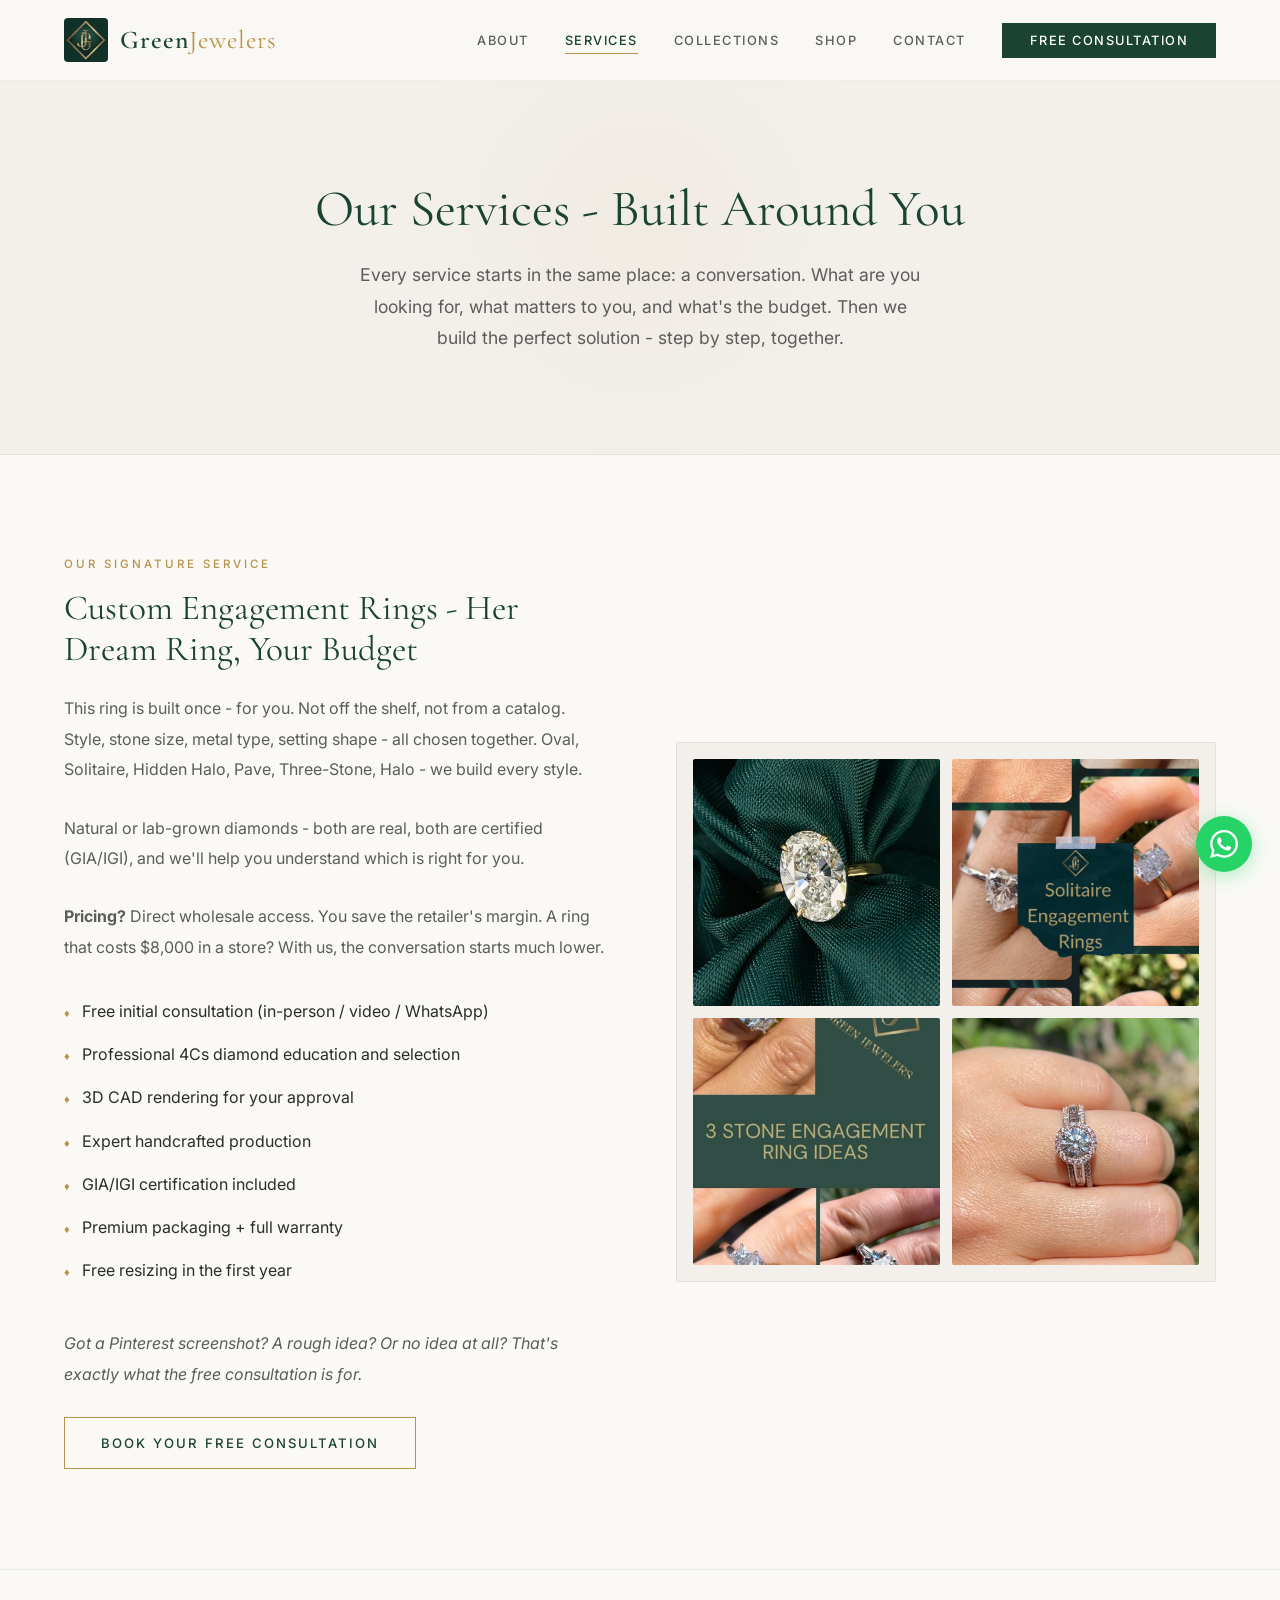
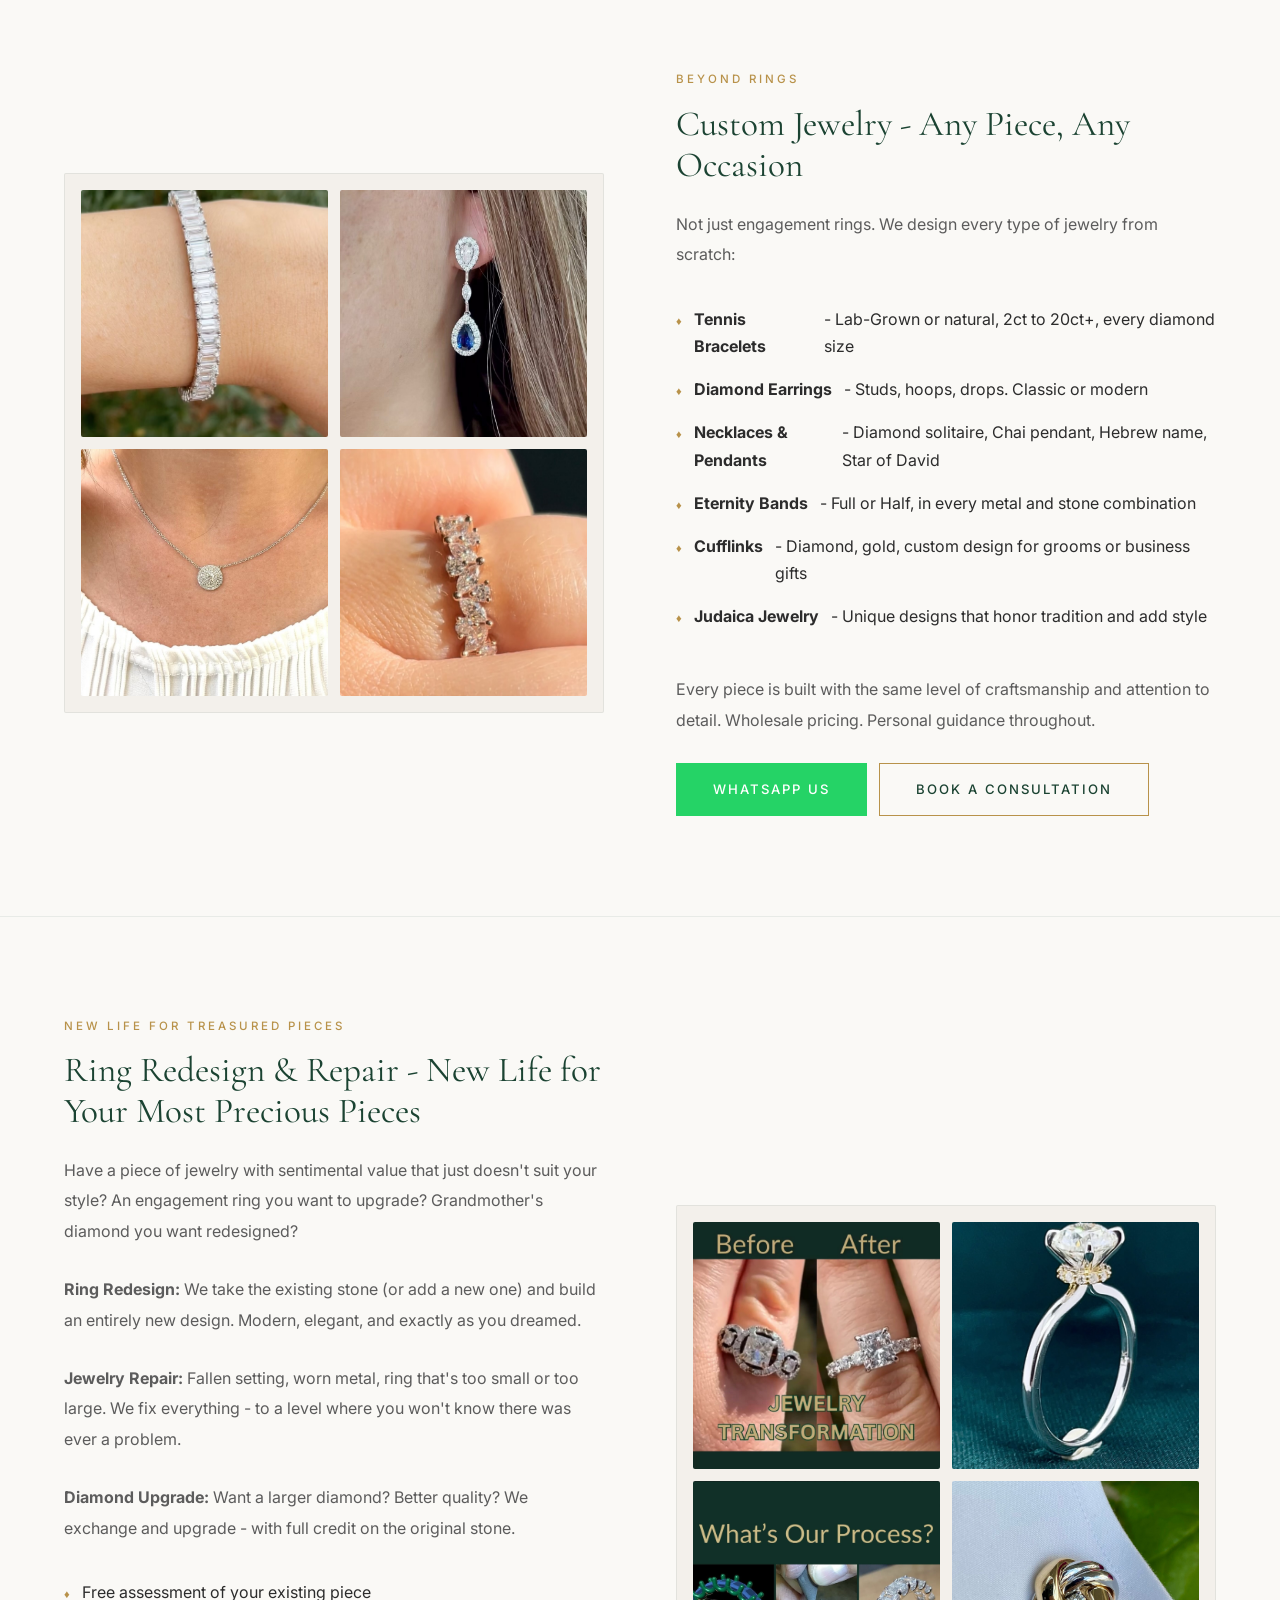
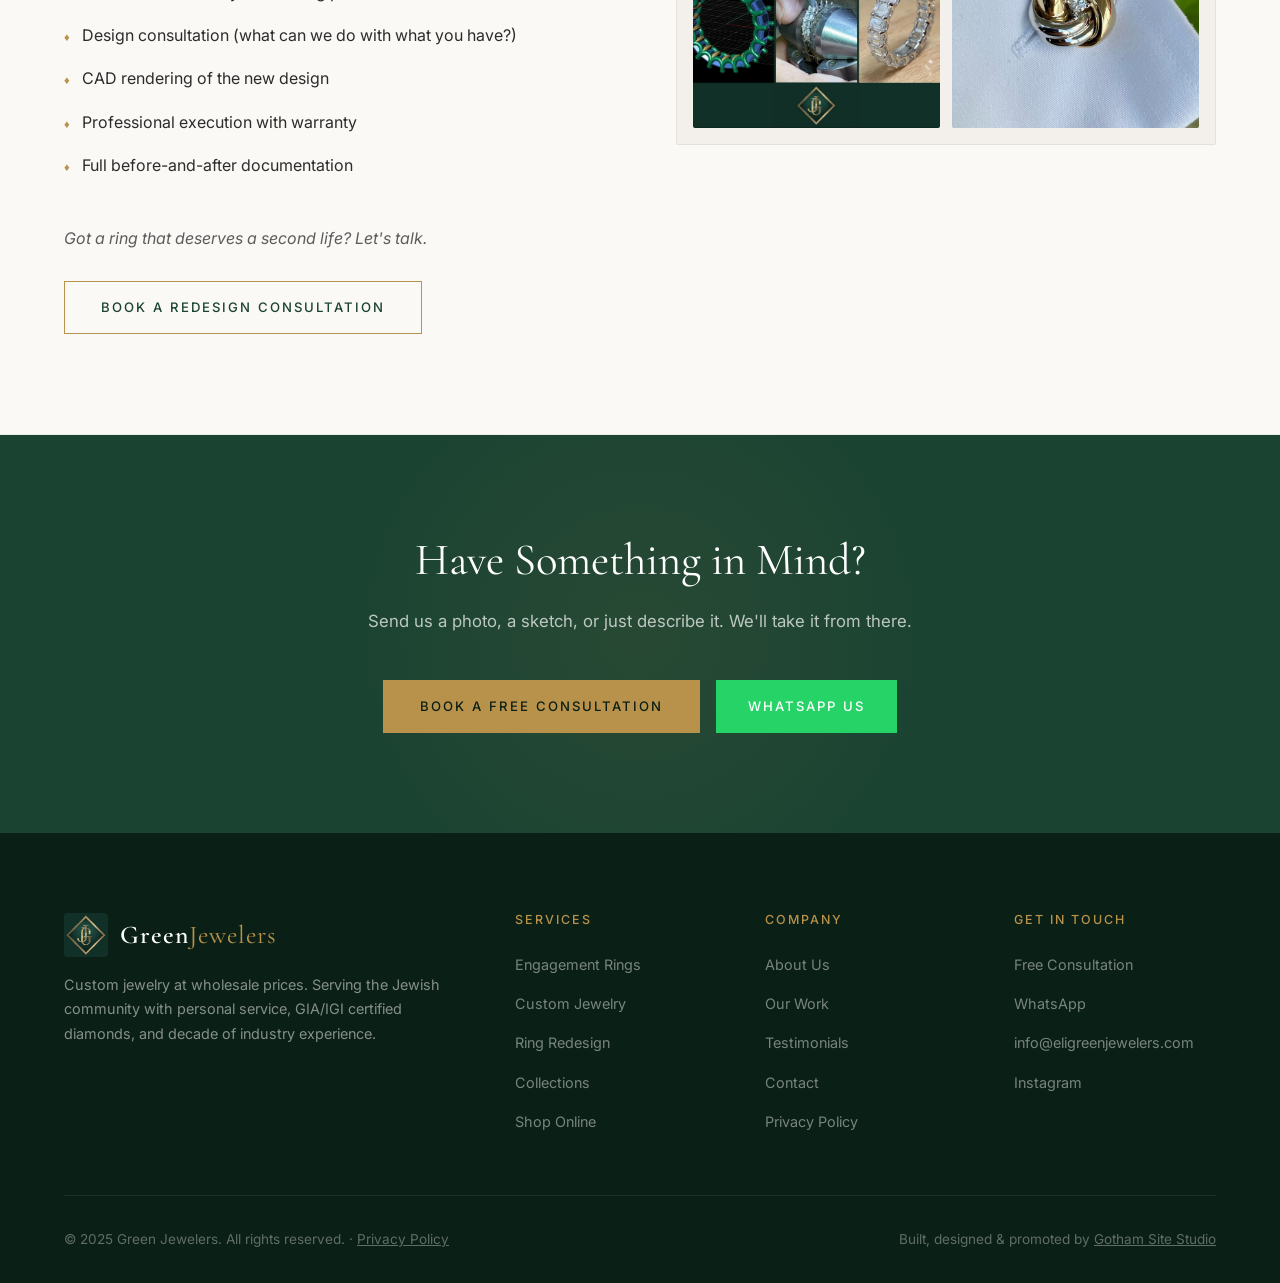
<file: services.html>
<!DOCTYPE html>
<html lang="en">
<head>
  <meta charset="UTF-8">
  <meta name="viewport" content="width=device-width, initial-scale=1.0">
  <title>Services | Custom Engagement Rings, Jewelry Design & Redesign - Green Jewelers</title>
  <meta name="description" content="Custom engagement rings, jewelry design, tennis bracelets, eternity bands, and ring redesign. Wholesale pricing, GIA/IGI certified. Free consultation available.">

  <meta property="og:title" content="Green Jewelers Services | Custom Jewelry & Engagement Rings">
  <meta property="og:description" content="Custom engagement rings, jewelry design, repair & redesign. Wholesale diamond prices. Free consultation.">
  <meta property="og:type" content="website">

  <link rel="preconnect" href="https://fonts.googleapis.com">
  <link rel="preconnect" href="https://fonts.gstatic.com" crossorigin>
  <link href="https://fonts.googleapis.com/css2?family=Cormorant+Garamond:wght@300;400;500;600&family=Inter:wght@400;500;600;700&display=swap" rel="stylesheet">

  <link rel="icon" type="image/jpeg" href="images/green-jewelers-logo.jpg">

  <link rel="stylesheet" href="css/styles.css">
  <link rel="stylesheet" href="css/pages.css">

  <!-- Matomo -->
  <script>
    var _paq = window._paq = window._paq || [];
    /* tracker methods like "setCustomDimension" should be called before "trackPageView" */
    _paq.push(["setDocumentTitle", document.domain + "/" + document.title]);
    _paq.push(["setCookieDomain", "*.eligreenjewelers.com"]);
    _paq.push(["setDomains", ["*.eligreenjewelers.com"]]);
    _paq.push(['trackPageView']);
    _paq.push(['enableLinkTracking']);
    (function() {
      var u="https://matomo.gothamsitestudio.com/matomo/";
      _paq.push(['setTrackerUrl', u+'matomo.php']);
      _paq.push(['setSiteId', '13']);
      var d=document, g=d.createElement('script'), s=d.getElementsByTagName('script')[0];
      g.async=true; g.src=u+'matomo.js'; s.parentNode.insertBefore(g,s);
    })();
  </script>
  <noscript><p><img referrerpolicy="no-referrer-when-downgrade" src="https://matomo.gothamsitestudio.com/matomo/matomo.php?idsite=13&amp;rec=1" style="border:0;" alt="" /></p></noscript>
  <!-- End Matomo Code -->
</head>
<body>

  <a href="#main" class="skip-link">Skip to main content</a>

  <!-- ===== HEADER ===== -->
  <header class="site-header">
    <nav class="nav-wrapper" aria-label="Main navigation">
      <a href="index.html" class="logo"><img src="images/green-jewelers-logo.jpg" alt="Green Jewelers logo" class="logo-img"> Green <span>Jewelers</span></a>
      <ul class="nav-links">
        <li><a href="about.html">About</a></li>
        <li><a href="services.html" class="active">Services</a></li>
        <li><a href="collections.html">Collections</a></li>
        <li><a href="products.html">Shop</a></li>
        <li><a href="contact.html">Contact</a></li>
        <li><a href="contact.html" class="nav-cta">Free Consultation</a></li>
      </ul>
      <button type="button" class="hamburger" aria-label="Toggle navigation" aria-expanded="false">
        <span></span><span></span><span></span>
      </button>
    </nav>
  </header>

  <main id="main">

  <!-- ===== PAGE HERO ===== -->
  <section class="services-hero">
    <div class="container">
      <h1>Our Services - Built Around You</h1>
      <p>Every service starts in the same place: a conversation. What are you looking for, what matters to you, and what's the budget. Then we build the perfect solution - step by step, together.</p>
    </div>
  </section>

  <!-- ===== SERVICE 1: ENGAGEMENT RINGS ===== -->
  <section class="service-section" id="engagement-rings">
    <div class="container">
      <div class="service-layout">
        <div class="service-text">
          <span class="overline">Our Signature Service</span>
          <h2>Custom Engagement Rings - Her Dream Ring, Your Budget</h2>
          <p>This ring is built once - for you. Not off the shelf, not from a catalog. Style, stone size, metal type, setting shape - all chosen together. Oval, Solitaire, Hidden Halo, Pave, Three-Stone, Halo - we build every style.</p>
          <p>Natural or lab-grown diamonds - both are real, both are certified (GIA/IGI), and we'll help you understand which is right for you.</p>
          <p><strong>Pricing?</strong> Direct wholesale access. You save the retailer's margin. A ring that costs $8,000 in a store? With us, the conversation starts much lower.</p>
          <ul class="service-features">
            <li>Free initial consultation (in-person / video / WhatsApp)</li>
            <li>Professional 4Cs diamond education and selection</li>
            <li>3D CAD rendering for your approval</li>
            <li>Expert handcrafted production</li>
            <li>GIA/IGI certification included</li>
            <li>Premium packaging + full warranty</li>
            <li>Free resizing in the first year</li>
          </ul>
          <p><em>Got a Pinterest screenshot? A rough idea? Or no idea at all? That's exactly what the free consultation is for.</em></p>
          <a href="contact.html" class="btn btn-outline">Book Your Free Consultation</a>
        </div>
        <div class="service-visual">
          <div class="service-gallery">
            <img src="images/oval-diamond-engagement-ring-on-fabric.jpg" alt="Oval diamond engagement ring on fabric - custom designed by Green Jewelers" loading="lazy">
            <img src="images/solitaire-engagement-rings-collage.jpg" alt="Solitaire engagement ring styles - round, oval, and cushion cut options" loading="lazy">
            <img src="images/three-stone-engagement-ring-ideas.jpg" alt="Three stone engagement ring design ideas with diamond accents" loading="lazy">
            <img src="images/halo-diamond-engagement-ring-on-hand.jpg" alt="Halo diamond engagement ring on hand - custom setting with pave band" loading="lazy">
          </div>
        </div>
      </div>
    </div>
  </section>

  <!-- ===== SERVICE 2: CUSTOM JEWELRY ===== -->
  <section class="service-section" id="custom-jewelry">
    <div class="container">
      <div class="service-layout reverse">
        <div class="service-text">
          <span class="overline">Beyond Rings</span>
          <h2>Custom Jewelry - Any Piece, Any Occasion</h2>
          <p>Not just engagement rings. We design every type of jewelry from scratch:</p>
          <ul class="service-features">
            <li><strong>Tennis Bracelets</strong> - Lab-Grown or natural, 2ct to 20ct+, every diamond size</li>
            <li><strong>Diamond Earrings</strong> - Studs, hoops, drops. Classic or modern</li>
            <li><strong>Necklaces &amp; Pendants</strong> - Diamond solitaire, Chai pendant, Hebrew name, Star of David</li>
            <li><strong>Eternity Bands</strong> - Full or Half, in every metal and stone combination</li>
            <li><strong>Cufflinks</strong> - Diamond, gold, custom design for grooms or business gifts</li>
            <li><strong>Judaica Jewelry</strong> - Unique designs that honor tradition and add style</li>
          </ul>
          <p>Every piece is built with the same level of craftsmanship and attention to detail. Wholesale pricing. Personal guidance throughout.</p>
          <div class="service-buttons">
            <a href="https://wa.me/16462763100" class="btn btn-whatsapp" target="_blank" rel="noopener">WhatsApp Us</a>
            <a href="contact.html" class="btn btn-outline">Book a Consultation</a>
          </div>
        </div>
        <div class="service-visual">
          <div class="service-gallery">
            <img src="images/diamond-tennis-bracelet-on-wrist.jpg" alt="Diamond tennis bracelet on wrist - lab-grown and natural options" loading="lazy">
            <img src="images/blue-teardrop-earrings-on-ear.jpg" alt="Blue teardrop gemstone earrings worn on ear" loading="lazy">
            <img src="images/solitaire-diamond-pendant-necklace.jpg" alt="Solitaire diamond pendant necklace - delicate everyday jewelry" loading="lazy">
            <img src="images/diamond-eternity-band-closeup.jpg" alt="Diamond eternity band closeup - full pave setting" loading="lazy">
          </div>
        </div>
      </div>
    </div>
  </section>

  <!-- ===== SERVICE 3: REDESIGN & REPAIR ===== -->
  <section class="service-section" id="redesign">
    <div class="container">
      <div class="service-layout">
        <div class="service-text">
          <span class="overline">New Life for Treasured Pieces</span>
          <h2>Ring Redesign &amp; Repair - New Life for Your Most Precious Pieces</h2>
          <p>Have a piece of jewelry with sentimental value that just doesn't suit your style? An engagement ring you want to upgrade? Grandmother's diamond you want redesigned?</p>
          <p><strong>Ring Redesign:</strong> We take the existing stone (or add a new one) and build an entirely new design. Modern, elegant, and exactly as you dreamed.</p>
          <p><strong>Jewelry Repair:</strong> Fallen setting, worn metal, ring that's too small or too large. We fix everything - to a level where you won't know there was ever a problem.</p>
          <p><strong>Diamond Upgrade:</strong> Want a larger diamond? Better quality? We exchange and upgrade - with full credit on the original stone.</p>
          <ul class="service-features">
            <li>Free assessment of your existing piece</li>
            <li>Design consultation (what can we do with what you have?)</li>
            <li>CAD rendering of the new design</li>
            <li>Professional execution with warranty</li>
            <li>Full before-and-after documentation</li>
          </ul>
          <p><em>Got a ring that deserves a second life? Let's talk.</em></p>
          <div class="service-buttons">
            <a href="contact.html" class="btn btn-outline">Book a Redesign Consultation</a>
          </div>
        </div>
        <div class="service-visual">
          <div class="service-gallery">
            <img src="images/jewelry-transformation-before-after-ring.jpg" alt="Jewelry redesign before and after - heirloom ring transformation" loading="lazy">
            <img src="images/setting-upgrade-engagement-ring.jpg" alt="Engagement ring setting upgrade - new modern design" loading="lazy">
            <img src="images/custom-jewelry-process-cad-to-ring.jpg" alt="Custom jewelry design process from CAD rendering to finished ring" loading="lazy">
            <img src="images/mixed-metal-knot-ring.jpg" alt="Mixed metal knot ring - custom redesigned jewelry piece" loading="lazy">
          </div>
        </div>
      </div>
    </div>
  </section>

  <!-- ===== CTA BANNER ===== -->
  <section class="cta-banner">
    <div class="container">
      <h2>Have Something in Mind?</h2>
      <p>Send us a photo, a sketch, or just describe it. We'll take it from there.</p>
      <div class="cta-buttons">
        <a href="contact.html" class="btn btn-primary">Book a Free Consultation</a>
        <a href="https://wa.me/16462763100" class="btn btn-whatsapp" target="_blank" rel="noopener">WhatsApp Us</a>
      </div>
    </div>
  </section>

  </main>

  <!-- ===== FOOTER ===== -->
  <footer class="site-footer">
    <div class="container">
      <div class="footer-grid">
        <div class="footer-brand">
          <a href="index.html" class="logo"><img src="images/green-jewelers-logo.jpg" alt="Green Jewelers logo" class="logo-img"> Green <span>Jewelers</span></a>
          <p>Custom jewelry at wholesale prices. Serving the Jewish community with personal service, GIA/IGI certified diamonds, and decade of industry experience.</p>
        </div>
        <div class="footer-col">
          <h4>Services</h4>
          <ul>
            <li><a href="services.html#engagement-rings">Engagement Rings</a></li>
            <li><a href="services.html#custom-jewelry">Custom Jewelry</a></li>
            <li><a href="services.html#redesign">Ring Redesign</a></li>
            <li><a href="collections.html">Collections</a></li>
            <li><a href="products.html">Shop Online</a></li>
          </ul>
        </div>
        <div class="footer-col">
          <h4>Company</h4>
          <ul>
            <li><a href="about.html">About Us</a></li>
            <li><a href="collections.html">Our Work</a></li>
            <li><a href="index.html#testimonials">Testimonials</a></li>
            <li><a href="contact.html">Contact</a></li>
            <li><a href="privacy-policy.html">Privacy Policy</a></li>
          </ul>
        </div>
        <div class="footer-col">
          <h4>Get in Touch</h4>
          <ul>
            <li><a href="contact.html">Free Consultation</a></li>
            <li><a href="https://wa.me/16462763100" target="_blank" rel="noopener">WhatsApp</a></li>
            <li><a href="mailto:info@eligreenjewelers.com">info@eligreenjewelers.com</a></li>
            <li><a href="https://www.instagram.com/green_jewelers/" target="_blank" rel="noopener">Instagram</a></li>
          </ul>
        </div>
      </div>
      <div class="footer-bottom">
        <p>&copy; 2025 Green Jewelers. All rights reserved. &middot; <a href="privacy-policy.html" style="color: inherit; text-decoration: underline;">Privacy Policy</a></p>
        <p>Built, designed &amp; promoted by <a href="https://www.gothamsitestudio.com/" target="_blank" rel="noopener" style="color:inherit;text-decoration:underline;">Gotham Site Studio</a></p>
      </div>
    </div>
  </footer>

  <a href="https://wa.me/16462763100" class="whatsapp-float" target="_blank" rel="noopener" aria-label="Chat on WhatsApp">
    <svg width="24" height="24" viewBox="0 0 24 24" fill="currentColor"><path d="M17.472 14.382c-.297-.149-1.758-.867-2.03-.967-.273-.099-.471-.148-.67.15-.197.297-.767.966-.94 1.164-.173.199-.347.223-.644.075-.297-.15-1.255-.463-2.39-1.475-.883-.788-1.48-1.761-1.653-2.059-.173-.297-.018-.458.13-.606.134-.133.298-.347.446-.52.149-.174.198-.298.298-.497.099-.198.05-.371-.025-.52-.075-.149-.669-1.612-.916-2.207-.242-.579-.487-.5-.669-.51-.173-.008-.371-.01-.57-.01-.198 0-.52.074-.792.372-.272.297-1.04 1.016-1.04 2.479 0 1.462 1.065 2.875 1.213 3.074.149.198 2.096 3.2 5.077 4.487.709.306 1.262.489 1.694.625.712.227 1.36.195 1.871.118.571-.085 1.758-.719 2.006-1.413.248-.694.248-1.289.173-1.413-.074-.124-.272-.198-.57-.347m-5.421 7.403h-.004a9.87 9.87 0 01-5.031-1.378l-.361-.214-3.741.982.998-3.648-.235-.374a9.86 9.86 0 01-1.51-5.26c.001-5.45 4.436-9.884 9.888-9.884 2.64 0 5.122 1.03 6.988 2.898a9.825 9.825 0 012.893 6.994c-.003 5.45-4.437 9.884-9.885 9.884m8.413-18.297A11.815 11.815 0 0012.05 0C5.495 0 .16 5.335.157 11.892c0 2.096.547 4.142 1.588 5.945L.057 24l6.305-1.654a11.882 11.882 0 005.683 1.448h.005c6.554 0 11.89-5.335 11.893-11.893a11.821 11.821 0 00-3.48-8.413z"/></svg>
  </a>

  <script src="js/main.js"></script>
<script src="/matomo-events.js" defer></script>
</body>
</html>
</file>
<file: css/styles.css>
/* ===== GREEN JEWELERS - Luxury Light Theme ===== */
/* Inspired by Cartier, Harry Winston, Tiffany, Stephanie Gottlieb */
/* Palette: Deep Emerald Green + Gold + Ivory (matching logo) */

/* --- Reset & Base --- */
*, *::before, *::after {
  box-sizing: border-box;
  margin: 0;
  padding: 0;
}

:root {
  --bg: #FAF9F6;
  --bg-surface: #F3F0EB;
  --bg-card: #FFFFFF;
  --bg-card-hover: #FFFFFF;
  --border: rgba(27, 67, 50, 0.08);
  --border-hover: rgba(27, 67, 50, 0.18);
  --gold: #B8924A;
  --gold-light: #CEAA64;
  --gold-dark: #9A7838;
  --gold-glow: rgba(184, 146, 74, 0.1);
  --gold-glow-strong: rgba(184, 146, 74, 0.2);
  --white: #FFFFFF;
  --text: #2C2C2C;
  --text-muted: #5C5C5C;
  --text-dim: #999999;
  --green: #1B4332;
  --green-light: #2D6A4F;
  --green-dark: #0F2E1F;
  --green-deep: #0A1F15;
  --font-heading: 'Cormorant Garamond', Georgia, 'Times New Roman', serif;
  --font-body: 'Inter', -apple-system, BlinkMacSystemFont, 'Segoe UI', sans-serif;
  --max-width: 1200px;
  --transition: 0.4s cubic-bezier(0.25, 0.46, 0.45, 0.94);
  --shadow-sm: 0 2px 8px rgba(0, 0, 0, 0.04);
  --shadow-md: 0 8px 30px rgba(0, 0, 0, 0.06);
  --shadow-lg: 0 20px 60px rgba(0, 0, 0, 0.08);
  --shadow-xl: 0 32px 80px rgba(0, 0, 0, 0.1);
}

html {
  scroll-behavior: smooth;
  font-size: 16px;
}

body {
  font-family: var(--font-body);
  color: var(--text);
  background: var(--bg);
  line-height: 1.7;
  -webkit-font-smoothing: antialiased;
  -moz-osx-font-smoothing: grayscale;
  overflow-x: hidden;
}

img { max-width: 100%; height: auto; display: block; }

a {
  color: inherit;
  text-decoration: none;
  transition: color var(--transition);
}

h1, h2, h3, h4 {
  font-family: var(--font-heading);
  font-weight: 500;
  line-height: 1.15;
  color: var(--green);
}

.container {
  max-width: var(--max-width);
  margin: 0 auto;
  padding: 0 24px;
}

/* --- Skip Navigation (a11y) --- */
.skip-link {
  position: absolute;
  top: -100%;
  left: 16px;
  background: var(--green);
  color: var(--white);
  padding: 12px 24px;
  border-radius: 0 0 8px 8px;
  font-weight: 600;
  z-index: 10000;
  transition: top 0.2s;
}
.skip-link:focus { top: 0; }

/* --- Utility --- */
.sr-only {
  position: absolute; width: 1px; height: 1px; padding: 0; margin: -1px;
  overflow: hidden; clip: rect(0,0,0,0); border: 0;
}
.text-center { text-align: center; }
.text-gold { color: var(--gold); }

/* --- Logo Image --- */
.logo-img {
  height: 44px; width: auto; border-radius: 4px;
  vertical-align: middle; margin-right: 12px;
}

/* --- Buttons --- */
.btn {
  display: inline-flex; align-items: center; gap: 8px;
  padding: 14px 36px; border-radius: 0;
  font-family: var(--font-body); font-size: 0.82rem; font-weight: 500;
  letter-spacing: 2px; text-transform: uppercase; cursor: pointer;
  transition: all var(--transition); border: 1.5px solid transparent;
  text-decoration: none; position: relative;
}
.btn-primary {
  background: var(--green); color: var(--white); border-color: var(--green);
}
.btn-primary:hover {
  background: var(--green-light); border-color: var(--green-light);
  transform: translateY(-2px); box-shadow: var(--shadow-md);
}
.btn-primary:focus-visible { outline: 3px solid var(--green-light); outline-offset: 3px; }

.btn-secondary {
  background: transparent; color: var(--green); border-color: var(--green);
}
.btn-secondary:hover {
  background: var(--green); color: var(--white);
  transform: translateY(-2px);
}
.btn-secondary:focus-visible { outline: 3px solid var(--green); outline-offset: 3px; }

.btn-outline { background: transparent; color: var(--green); border-color: var(--gold); }
.btn-outline:hover {
  background: var(--gold); color: var(--white);
  transform: translateY(-2px);
}
.btn-outline:focus-visible { outline: 3px solid var(--gold); outline-offset: 3px; }

.btn-whatsapp { background: #25D366; color: var(--white); border-color: #25D366; }
.btn-whatsapp:hover {
  background: #1DA851; border-color: #1DA851;
  transform: translateY(-2px); box-shadow: 0 4px 20px rgba(37,211,102,0.25);
}
.btn-whatsapp:focus-visible { outline: 3px solid #25D366; outline-offset: 3px; }

/* --- Header / Navigation --- */
.site-header {
  position: fixed; top: 0; left: 0; right: 0; z-index: 1000;
  background: rgba(250, 249, 246, 0.9);
  backdrop-filter: blur(24px); -webkit-backdrop-filter: blur(24px);
  border-bottom: 1px solid rgba(27, 67, 50, 0.06);
  transition: all var(--transition);
}
.site-header.scrolled {
  background: rgba(250, 249, 246, 0.97);
  box-shadow: 0 1px 20px rgba(0, 0, 0, 0.04);
}

.nav-wrapper {
  display: flex; align-items: center; justify-content: space-between;
  padding: 18px 24px; max-width: var(--max-width); margin: 0 auto;
}
.logo {
  font-family: var(--font-heading); font-size: 1.6rem; color: var(--green);
  font-weight: 600; letter-spacing: 1px; display: flex; align-items: center;
}
.logo span { color: var(--gold); font-weight: 400; }

.nav-links {
  display: flex; align-items: center; gap: 36px; list-style: none;
}
.nav-links a {
  color: var(--text-muted); font-size: 0.8rem; font-weight: 500;
  letter-spacing: 1.5px; text-transform: uppercase; position: relative;
  transition: color var(--transition);
}
.nav-links a:hover, .nav-links a.active { color: var(--green); }
.nav-links a::after {
  content: ''; position: absolute; bottom: -6px; left: 0;
  width: 0; height: 1px; background: var(--gold); transition: width var(--transition);
}
.nav-links a:hover::after, .nav-links a.active::after { width: 100%; }
.nav-links a:focus-visible { outline: 2px solid var(--green); outline-offset: 4px; border-radius: 2px; }

.nav-cta {
  padding: 10px 28px !important; background: var(--green);
  color: var(--white) !important; font-weight: 500 !important;
  letter-spacing: 1.5px !important; transition: all var(--transition) !important;
}
.nav-cta::after { display: none !important; }
.nav-cta:hover { background: var(--green-light) !important; }

.hamburger {
  display: none; flex-direction: column; gap: 5px;
  background: none; border: none; cursor: pointer; padding: 8px; border-radius: 4px;
}
.hamburger:focus-visible { outline: 2px solid var(--green); outline-offset: 2px; }
.hamburger span { display: block; width: 24px; height: 1.5px; background: var(--green); transition: all var(--transition); }

/* --- Hero --- */
.hero {
  position: relative; min-height: 100vh; display: flex;
  align-items: center; background: var(--bg); overflow: hidden;
}
.hero::before {
  content: ''; position: absolute; top: -20%; right: -10%;
  width: 700px; height: 700px;
  background: radial-gradient(circle, rgba(184, 146, 74, 0.06) 0%, transparent 70%);
  border-radius: 50%; pointer-events: none;
  animation: float-glow 10s ease-in-out infinite;
}
.hero::after {
  content: ''; position: absolute; bottom: -15%; left: -5%;
  width: 600px; height: 600px;
  background: radial-gradient(circle, rgba(27, 67, 50, 0.04) 0%, transparent 70%);
  border-radius: 50%; pointer-events: none;
  animation: float-glow 12s ease-in-out infinite reverse;
}
@keyframes float-glow {
  0%, 100% { transform: translate(0,0) scale(1); opacity: 1; }
  50% { transform: translate(30px,-20px) scale(1.1); opacity: 0.6; }
}

.hero-content { position: relative; z-index: 2; max-width: 640px; padding: 140px 0 100px; }

.hero-grid {
  display: grid; grid-template-columns: 1fr 1fr; gap: 64px; align-items: center;
}
.hero-image {
  position: relative; z-index: 2; display: flex; justify-content: center; align-items: center;
}
.hero-image img {
  border-radius: 2px;
  box-shadow: var(--shadow-xl);
  object-fit: cover; width: 100%; max-width: 520px; aspect-ratio: 4/5;
  border: none;
}

.hero-badge {
  display: inline-block; padding: 8px 24px;
  background: transparent; border: 1px solid var(--gold);
  color: var(--gold); font-size: 0.72rem;
  font-weight: 500; letter-spacing: 3px; text-transform: uppercase; margin-bottom: 32px;
}

.hero h1 {
  font-size: 3.8rem; color: var(--green); margin-bottom: 28px; line-height: 1.08;
  font-weight: 400;
}
.hero h1 .accent {
  color: var(--gold); display: block;
  font-style: italic; font-weight: 400;
}

.hero p {
  font-size: 1.05rem; color: var(--text-muted); max-width: 520px;
  margin-bottom: 44px; line-height: 1.9;
}
.hero-buttons { display: flex; gap: 16px; flex-wrap: wrap; }

.hero-stats {
  display: flex; gap: 48px; margin-top: 64px; padding-top: 44px;
  border-top: 1px solid rgba(27, 67, 50, 0.1);
}
.hero-stat { text-align: center; }
.hero-stat .number {
  display: block; font-family: var(--font-heading); font-size: 2.4rem;
  color: var(--green); font-weight: 500;
}
.hero-stat .label {
  color: var(--text-dim); font-size: 0.72rem; text-transform: uppercase; letter-spacing: 2px;
}

/* --- Section Styles --- */
.section { padding: 120px 0; }
.section-alt { background: var(--bg-surface); }
.section-cream { background: var(--bg-surface); }
.section-dark { background: var(--green-deep); color: var(--white); }
.section-green {
  background: linear-gradient(135deg, var(--green-dark), var(--green), var(--green-dark));
  color: var(--white);
}

.section-header { text-align: center; max-width: 680px; margin: 0 auto 72px; }
.section-header .overline {
  display: block; color: var(--gold); font-size: 0.72rem; font-weight: 500;
  letter-spacing: 3px; text-transform: uppercase; margin-bottom: 16px;
}
.section-header h2 {
  font-size: 2.8rem; margin-bottom: 20px; color: var(--green);
  font-weight: 400;
}
.section-header p { color: var(--text-muted); font-size: 1.05rem; line-height: 1.8; }
.section-green .section-header h2 { color: var(--white); }
.section-green .section-header p { color: rgba(255, 255, 255, 0.7); }

/* --- Value Props --- */
.value-grid { display: grid; grid-template-columns: repeat(4,1fr); gap: 32px; }
.value-card {
  text-align: center; padding: 48px 28px; background: var(--bg-card);
  border-radius: 2px; border: 1px solid var(--border);
  transition: all 0.5s cubic-bezier(0.25, 0.46, 0.45, 0.94); position: relative; overflow: hidden;
}
.value-card::before {
  content: ''; position: absolute; inset: 0;
  background: linear-gradient(180deg, rgba(184, 146, 74, 0.03), transparent 60%);
  opacity: 0; transition: opacity 0.5s ease;
}
.value-card:hover {
  transform: translateY(-8px);
  box-shadow: var(--shadow-lg);
  border-color: var(--border-hover);
}
.value-card:hover::before { opacity: 1; }

.value-icon {
  width: 64px; height: 64px; margin: 0 auto 24px;
  background: transparent; border: 1px solid var(--gold);
  border-radius: 50%; display: flex; align-items: center; justify-content: center;
  font-size: 1.4rem; transition: all 0.5s ease; color: var(--gold);
}
.value-card:hover .value-icon {
  background: var(--gold); color: var(--white);
}
.value-card h3 { font-size: 1.2rem; margin-bottom: 14px; color: var(--green); font-weight: 600; }
.value-card p { font-size: 0.92rem; color: var(--text-muted); line-height: 1.7; position: relative; }

/* --- Meeting Options --- */
.meeting-options { display: grid; grid-template-columns: repeat(3,1fr); gap: 32px; }

/* --- Categories Grid --- */
.categories-grid { display: grid; grid-template-columns: repeat(3,1fr); gap: 24px; }
.category-card {
  position: relative; border-radius: 2px; overflow: hidden; background: var(--green-deep);
  height: 380px; display: flex; align-items: flex-end; cursor: pointer;
  transition: all 0.5s ease; border: none;
}
.category-card::before {
  content: ''; position: absolute; inset: 0;
  background: linear-gradient(to top, rgba(15, 46, 31, 0.9) 0%, rgba(15, 46, 31, 0.4) 40%, rgba(0,0,0,0.05) 100%);
  z-index: 1;
}
.category-card:hover {
  transform: translateY(-4px); box-shadow: var(--shadow-xl);
}
.category-card .card-bg {
  position: absolute; inset: 0; background-size: cover;
  background-position: center; transition: transform 0.8s cubic-bezier(0.25, 0.46, 0.45, 0.94);
}
.category-card:hover .card-bg { transform: scale(1.06); }
.category-content { position: relative; z-index: 2; padding: 36px; color: var(--white); }
.category-content h3 { font-size: 1.5rem; margin-bottom: 10px; color: var(--white); font-weight: 500; }
.category-content p { font-size: 0.9rem; opacity: 0.8; margin-bottom: 20px; }
.category-content .card-link {
  color: var(--gold-light); font-weight: 500; font-size: 0.75rem;
  text-transform: uppercase; letter-spacing: 2px; transition: all var(--transition);
}
.category-card:hover .card-link { letter-spacing: 3px; }
.category-card:focus-visible { outline: 3px solid var(--gold); outline-offset: 2px; }

/* --- Gallery Grid --- */
.gallery-grid { display: grid; grid-template-columns: repeat(4,1fr); gap: 16px; }
.gallery-item {
  border-radius: 2px; overflow: hidden; position: relative;
  border: none; transition: all 0.5s ease;
}
.gallery-item:hover { box-shadow: var(--shadow-md); }
.gallery-item img {
  width: 100%; aspect-ratio: 1/1; object-fit: cover; transition: transform 0.8s ease;
}
.gallery-item:hover img { transform: scale(1.05); }

/* --- Process / Steps --- */
.steps-grid { display: grid; grid-template-columns: repeat(4,1fr); gap: 40px; position: relative; }
.steps-grid::before {
  content: ''; position: absolute; top: 40px; left: 10%; right: 10%; height: 1px;
  background: linear-gradient(90deg, transparent, var(--gold), transparent); opacity: 0.3;
}
.step-card { text-align: center; position: relative; }
.step-number {
  width: 80px; height: 80px; margin: 0 auto 28px; border-radius: 50%;
  background: transparent; border: 1px solid var(--gold); color: var(--gold);
  font-family: var(--font-heading); font-size: 2rem; font-weight: 400;
  display: flex; align-items: center; justify-content: center;
  position: relative; z-index: 2; transition: all 0.5s ease;
}
.step-card:hover .step-number { background: var(--gold); color: var(--white); }
.step-card h3 { font-size: 1.15rem; margin-bottom: 14px; color: var(--green); font-weight: 600; }
.step-card p { font-size: 0.92rem; color: var(--text-muted); line-height: 1.7; }

/* --- Testimonials --- */
.testimonials-grid { display: grid; grid-template-columns: repeat(3,1fr); gap: 32px; }
.testimonial-card {
  background: var(--bg-card); padding: 48px 40px; border-radius: 2px;
  border: 1px solid var(--border); position: relative; transition: all 0.5s ease;
}
.testimonial-card:hover {
  border-color: var(--border-hover); box-shadow: var(--shadow-lg); transform: translateY(-6px);
}
.testimonial-card::before {
  content: '\201C'; position: absolute; top: 20px; left: 36px;
  font-size: 5rem; font-family: var(--font-heading); color: var(--gold);
  opacity: 0.15; line-height: 1;
}
.testimonial-stars { color: var(--gold); font-size: 0.9rem; margin-bottom: 20px; letter-spacing: 3px; }
.testimonial-card blockquote {
  font-size: 0.95rem; line-height: 1.8; color: var(--text); margin-bottom: 24px; font-style: italic;
}
.testimonial-author { font-weight: 600; font-size: 0.9rem; color: var(--green); }
.testimonial-location { color: var(--text-dim); font-size: 0.8rem; margin-top: 2px; }

/* --- Lab vs Natural --- */
.comparison-wrapper { display: grid; grid-template-columns: 1fr 1fr; gap: 64px; align-items: center; }
.comparison-text h2 { font-size: 2.4rem; margin-bottom: 24px; font-weight: 400; }
.comparison-text p { color: var(--text-muted); margin-bottom: 28px; line-height: 1.9; }
.comparison-features { list-style: none; margin-bottom: 36px; }
.comparison-features li { padding: 10px 0 10px 32px; position: relative; color: var(--text); }
.comparison-features li::before { content: '\2713'; position: absolute; left: 0; color: var(--gold); font-weight: 700; }
.comparison-visual {
  background: var(--bg-card); border: 1px solid var(--border);
  border-radius: 2px; padding: 48px; text-align: center;
}
.comparison-visual img {
  border-radius: 2px; margin-bottom: 28px; width: 100%; max-width: 400px; object-fit: cover;
}

/* --- Service Areas --- */
.areas-grid { display: grid; grid-template-columns: repeat(3,1fr); gap: 24px; }
.area-card {
  padding: 36px; background: rgba(255, 255, 255, 0.06); border-radius: 2px;
  border: 1px solid rgba(255, 255, 255, 0.1); transition: all 0.5s ease;
}
.area-card:hover {
  border-color: rgba(255, 255, 255, 0.2); background: rgba(255, 255, 255, 0.08);
  transform: translateY(-4px);
}
.area-card h3 { color: var(--gold-light); font-size: 1.15rem; margin-bottom: 12px; font-weight: 500; }
.area-card p { color: rgba(255, 255, 255, 0.6); font-size: 0.92rem; line-height: 1.8; }

/* --- CTA Banner --- */
.cta-banner {
  background: var(--green); padding: 100px 0; text-align: center;
  position: relative; overflow: hidden;
}
.cta-banner::before {
  content: ''; position: absolute; top: 50%; left: 50%;
  transform: translate(-50%,-50%); width: 700px; height: 700px;
  background: radial-gradient(circle, rgba(184, 146, 74, 0.08) 0%, transparent 60%);
  pointer-events: none;
}
.cta-banner h2 {
  font-size: 2.8rem; color: var(--white); margin-bottom: 20px; position: relative;
  font-weight: 400;
}
.cta-banner p {
  color: rgba(255, 255, 255, 0.7); font-size: 1.05rem; max-width: 560px;
  margin: 0 auto 44px; position: relative; line-height: 1.8;
}
.cta-buttons { display: flex; justify-content: center; gap: 16px; flex-wrap: wrap; position: relative; }
.cta-banner .btn-primary {
  background: var(--gold); color: var(--green-deep); border-color: var(--gold);
}
.cta-banner .btn-primary:hover {
  background: var(--gold-light); border-color: var(--gold-light);
}
.cta-banner .btn-secondary {
  color: var(--white); border-color: rgba(255, 255, 255, 0.3);
}
.cta-banner .btn-secondary:hover {
  background: rgba(255, 255, 255, 0.1); border-color: var(--white); color: var(--white);
}

/* --- Consultation Form --- */
.consultation-grid { display: grid; grid-template-columns: 1fr 1fr; gap: 72px; align-items: start; }
.consultation-info h2 { font-size: 2.4rem; margin-bottom: 24px; font-weight: 400; }
.consultation-info p { color: var(--text-muted); margin-bottom: 36px; line-height: 1.9; }

.contact-methods { list-style: none; margin-bottom: 36px; }
.contact-methods li {
  display: flex; align-items: center; gap: 16px; padding: 18px 0;
  border-bottom: 1px solid var(--border);
}
.contact-methods .method-icon {
  width: 48px; height: 48px; background: transparent;
  border: 1px solid var(--gold); border-radius: 50%;
  display: flex; align-items: center; justify-content: center;
  font-size: 1.1rem; flex-shrink: 0; color: var(--gold);
}
.contact-methods .method-label { font-weight: 600; font-size: 0.9rem; display: block; color: var(--green); }
.contact-methods .method-value { color: var(--text-muted); font-size: 0.9rem; }

.consultation-form {
  background: var(--bg-card); padding: 52px; border-radius: 2px;
  border: 1px solid var(--border); box-shadow: var(--shadow-lg);
}
.consultation-form h3 { font-size: 1.6rem; margin-bottom: 8px; font-weight: 500; }
.consultation-form .form-subtitle { color: var(--text-muted); margin-bottom: 36px; font-size: 0.92rem; }

.form-group { margin-bottom: 22px; }
.form-group label {
  display: block; font-weight: 500; font-size: 0.82rem; margin-bottom: 8px;
  color: var(--text); letter-spacing: 0.5px; text-transform: uppercase;
}
.form-group input, .form-group select, .form-group textarea {
  width: 100%; padding: 14px 18px; border: 1px solid rgba(27, 67, 50, 0.12); border-radius: 0;
  font-family: var(--font-body); font-size: 0.95rem; color: var(--text);
  transition: all var(--transition); background: var(--bg);
}
.form-group input::placeholder, .form-group textarea::placeholder { color: var(--text-dim); }
.form-group select { color: var(--text-muted); }
.form-group input:focus, .form-group select:focus, .form-group textarea:focus {
  outline: none; border-color: var(--green); box-shadow: 0 0 0 3px rgba(27, 67, 50, 0.06);
}
.form-group textarea { resize: vertical; min-height: 100px; }
.form-row { display: grid; grid-template-columns: 1fr 1fr; gap: 16px; }
.form-submit { width: 100%; padding: 16px; font-size: 0.85rem; letter-spacing: 2px; }
.form-trust { text-align: center; margin-top: 16px; font-size: 0.8rem; color: var(--text-dim); }

/* --- Footer --- */
.site-footer {
  background: var(--green-deep); color: rgba(255, 255, 255, 0.7); padding: 80px 0 32px;
  border-top: none;
}
.footer-grid { display: grid; grid-template-columns: 2fr 1fr 1fr 1fr; gap: 48px; margin-bottom: 48px; }
.footer-brand .logo { margin-bottom: 16px; display: flex; color: var(--white); }
.footer-brand .logo span { color: var(--gold); }
.footer-brand p { color: rgba(255, 255, 255, 0.5); font-size: 0.9rem; line-height: 1.7; margin-bottom: 24px; }

.footer-social { display: flex; gap: 12px; }
.footer-social a {
  width: 40px; height: 40px; background: rgba(255, 255, 255, 0.05);
  border: 1px solid rgba(255, 255, 255, 0.1); border-radius: 50%;
  display: flex; align-items: center; justify-content: center;
  color: rgba(255, 255, 255, 0.5); transition: all var(--transition);
}
.footer-social a:hover { background: var(--gold); color: var(--white); border-color: var(--gold); }

.footer-col h4, .footer-column h4 {
  color: var(--gold); font-size: 0.78rem; text-transform: uppercase;
  letter-spacing: 2px; margin-bottom: 24px; font-family: var(--font-body); font-weight: 500;
}
.footer-col ul, .footer-column ul { list-style: none; }
.footer-col ul li, .footer-column ul li { margin-bottom: 12px; }
.footer-col ul a, .footer-column ul a {
  color: rgba(255, 255, 255, 0.45); font-size: 0.9rem; transition: color var(--transition);
}
.footer-col ul a:hover, .footer-column ul a:hover { color: var(--white); }

.footer-bottom {
  padding-top: 32px; border-top: 1px solid rgba(255, 255, 255, 0.08);
  display: flex; justify-content: space-between; align-items: center;
  font-size: 0.85rem; color: rgba(255, 255, 255, 0.35);
}

/* --- WhatsApp Float --- */
.whatsapp-float {
  position: fixed; bottom: 28px; right: 28px; z-index: 999;
  width: 56px; height: 56px; background: #25D366; border-radius: 50%;
  display: flex; align-items: center; justify-content: center;
  box-shadow: 0 4px 20px rgba(37,211,102,0.35); transition: all var(--transition);
  text-decoration: none;
}
.whatsapp-float:hover { transform: scale(1.1); box-shadow: 0 8px 32px rgba(37,211,102,0.4); }
.whatsapp-float:focus-visible { outline: 3px solid #25D366; outline-offset: 3px; }
.whatsapp-float svg { width: 28px; height: 28px; fill: white; }

/* --- Sparkle Particles (hero) --- */
.sparkle-container { position: absolute; inset: 0; overflow: hidden; pointer-events: none; z-index: 1; }
.sparkle {
  position: absolute; width: 3px; height: 3px; background: var(--gold);
  border-radius: 50%; opacity: 0;
  animation: sparkle-float var(--duration, 6s) var(--delay, 0s) ease-in-out infinite;
}
@keyframes sparkle-float {
  0% { opacity: 0; transform: translateY(0) scale(0); }
  20% { opacity: 0.5; transform: translateY(-30px) scale(1); }
  40% { opacity: 0.2; }
  100% { opacity: 0; transform: translateY(-200px) scale(0.3); }
}

/* --- Scroll Reveal --- */
.reveal {
  opacity: 0; transform: translateY(40px);
  transition: opacity 0.8s cubic-bezier(0.25, 0.46, 0.45, 0.94), transform 0.8s cubic-bezier(0.25, 0.46, 0.45, 0.94);
}
.reveal.visible { opacity: 1; transform: translateY(0); }
.reveal-delay-1 { transition-delay: 0.1s; }
.reveal-delay-2 { transition-delay: 0.2s; }
.reveal-delay-3 { transition-delay: 0.3s; }
.reveal-delay-4 { transition-delay: 0.4s; }

/* --- Gold Divider --- */
.gold-divider {
  width: 60px; height: 1px;
  background: var(--gold);
  margin: 0 auto 28px;
}

/* --- Image Reveal Animation --- */
.img-reveal {
  clip-path: inset(0 0 100% 0);
  transition: clip-path 1s cubic-bezier(0.25, 0.46, 0.45, 0.94);
}
.img-reveal.visible {
  clip-path: inset(0 0 0% 0);
}

/* --- Parallax Image --- */
.parallax-img {
  will-change: transform;
  transition: transform 0.1s linear;
}

/* --- Responsive --- */
@media (max-width: 1024px) {
  .value-grid { grid-template-columns: repeat(2,1fr); }
  .categories-grid { grid-template-columns: repeat(2,1fr); }
  .steps-grid { grid-template-columns: repeat(2,1fr); }
  .steps-grid::before { display: none; }
  .testimonials-grid { grid-template-columns: 1fr 1fr; }
  .footer-grid { grid-template-columns: 1fr 1fr; }
  .meeting-options { grid-template-columns: 1fr; }
}

@media (max-width: 768px) {
  html { font-size: 15px; }
  .nav-links { display: none; }
  .nav-links.active {
    display: flex; flex-direction: column; position: absolute;
    top: 100%; left: 0; right: 0; background: var(--bg);
    padding: 24px; gap: 20px; border-bottom: 1px solid var(--border);
    box-shadow: 0 16px 40px rgba(0,0,0,0.08);
  }
  .hamburger { display: flex; }
  .hero { min-height: auto; padding: 100px 0 60px; }
  .hero-grid { grid-template-columns: 1fr; gap: 40px; }
  .hero-image { order: -1; }
  .hero-image img { max-width: 400px; }
  .hero h1 { font-size: 2.6rem; }
  .hero-stats { gap: 24px; flex-wrap: wrap; }
  .hero-buttons { flex-direction: column; }
  .hero-buttons .btn { text-align: center; justify-content: center; }
  .section { padding: 80px 0; }
  .section-header { margin-bottom: 48px; }
  .section-header h2 { font-size: 2.2rem; }
  .value-grid { grid-template-columns: 1fr; }
  .categories-grid { grid-template-columns: 1fr; }
  .category-card { height: 300px; }
  .gallery-grid { grid-template-columns: repeat(2,1fr); }
  .steps-grid { grid-template-columns: 1fr; gap: 24px; }
  .testimonials-grid { grid-template-columns: 1fr; }
  .comparison-wrapper { grid-template-columns: 1fr; }
  .areas-grid { grid-template-columns: 1fr; }
  .consultation-grid { grid-template-columns: 1fr; }
  .consultation-form { padding: 32px 24px; }
  .form-row { grid-template-columns: 1fr; }
  .footer-grid { grid-template-columns: 1fr; gap: 32px; }
  .footer-bottom { flex-direction: column; gap: 12px; text-align: center; }
  .cta-banner h2 { font-size: 2rem; }
  .cta-buttons { flex-direction: column; align-items: center; }
}

@media (max-width: 480px) {
  .hero h1 { font-size: 2.2rem; }
  .hero-stat .number { font-size: 1.8rem; }
  .container { padding: 0 16px; }
}

/* --- Reduced Motion --- */
@media (prefers-reduced-motion: reduce) {
  *, *::before, *::after {
    animation-duration: 0.01ms !important; animation-iteration-count: 1 !important;
    transition-duration: 0.01ms !important;
  }
  .reveal { opacity: 1; transform: none; }
  .img-reveal { clip-path: none; }
  html { scroll-behavior: auto; }
}
</file>
<file: css/pages.css>
/* ===== Additional Page Styles - Luxury Light Theme ===== */

/* --- Page Heroes (shared) --- */
.about-hero, .services-hero, .contact-hero, .collections-hero, .products-hero {
  background: var(--bg-surface);
  padding: 180px 0 100px;
  text-align: center;
  position: relative;
  border-bottom: 1px solid var(--border);
}
.about-hero::before, .services-hero::before, .contact-hero::before,
.collections-hero::before, .products-hero::before {
  content: ''; position: absolute; top: 50%; left: 50%; transform: translate(-50%,-50%);
  width: 600px; height: 600px;
  background: radial-gradient(circle, rgba(184, 146, 74, 0.05) 0%, transparent 60%);
  pointer-events: none;
}
.about-hero h1, .services-hero h1, .contact-hero h1,
.collections-hero h1, .products-hero h1 {
  font-size: 3.2rem; color: var(--green); margin-bottom: 20px;
  position: relative; font-weight: 400;
}
.about-hero p, .services-hero p, .contact-hero p,
.collections-hero p, .products-hero p {
  color: var(--text-muted); font-size: 1.1rem; max-width: 560px;
  margin: 0 auto; position: relative; line-height: 1.8;
}

/* --- About Page --- */
.about-story { max-width: 800px; margin: 0 auto; }
.about-story p { font-size: 1.05rem; line-height: 1.9; color: var(--text-muted); margin-bottom: 24px; }
.about-story p:first-of-type::first-letter {
  font-family: var(--font-heading); font-size: 3.5rem; float: left;
  line-height: 1; padding-right: 12px; color: var(--gold); font-weight: 600;
}

.about-values-grid { display: grid; grid-template-columns: repeat(3,1fr); gap: 32px; margin-top: 64px; }
.about-value {
  text-align: center; padding: 44px 28px; background: var(--bg-card);
  border-radius: 2px; border: 1px solid var(--border); transition: all 0.5s ease;
}
.about-value:hover { border-color: var(--border-hover); box-shadow: var(--shadow-lg); transform: translateY(-6px); }
.about-value-icon { font-size: 2.5rem; margin-bottom: 16px; }
.about-value h3 { font-size: 1.15rem; margin-bottom: 12px; color: var(--green); font-weight: 600; }
.about-value p { font-size: 0.9rem !important; color: var(--text-muted); margin-bottom: 0 !important; }

/* --- About Page Images --- */
.about-hero-image { margin-bottom: 40px; border-radius: 2px; overflow: hidden; }
.about-hero-image img { width: 100%; max-height: 420px; object-fit: cover; border-radius: 2px; }

.about-image-row { display: grid; grid-template-columns: repeat(3,1fr); gap: 20px; margin-top: 48px; margin-bottom: 24px; }
.about-image-item img {
  width: 100%; aspect-ratio: 4/3; object-fit: cover; border-radius: 2px;
  border: none;
}

/* --- Services Page --- */
.service-section { padding: 100px 0; border-bottom: 1px solid var(--border); }
.service-section:last-of-type { border-bottom: none; }

.service-layout { display: grid; grid-template-columns: 1fr 1fr; gap: 72px; align-items: center; }
.service-layout.reverse { direction: rtl; }
.service-layout.reverse > * { direction: ltr; }

.service-text .overline {
  color: var(--gold); font-size: 0.72rem; font-weight: 500;
  letter-spacing: 3px; text-transform: uppercase; margin-bottom: 14px; display: block;
}
.service-text h2 { font-size: 2.2rem; margin-bottom: 24px; font-weight: 400; }
.service-text p { color: var(--text-muted); line-height: 1.9; margin-bottom: 28px; }

.service-features { list-style: none; margin-bottom: 36px; }
.service-features li { display: flex; align-items: flex-start; gap: 12px; padding: 8px 0; color: var(--text); }
.service-features li::before {
  content: "\2666"; color: var(--gold); font-size: 0.7rem; margin-top: 6px; flex-shrink: 0;
}

.service-visual {
  background: var(--bg-surface); border: 1px solid var(--border);
  border-radius: 2px; padding: 16px; display: flex;
  align-items: center; justify-content: center; min-height: 400px;
}
.service-visual .placeholder-icon { font-size: 5rem; opacity: 0.5; }

/* --- Service Gallery Grid --- */
.service-gallery { display: grid; grid-template-columns: 1fr 1fr; gap: 12px; width: 100%; }
.service-gallery img {
  width: 100%; aspect-ratio: 1/1; object-fit: cover; border-radius: 2px;
  transition: transform 0.5s ease; border: none;
}
.service-gallery img:hover { transform: scale(1.03); }

/* --- Service Buttons Row --- */
.service-buttons { display: flex; gap: 12px; flex-wrap: wrap; }

/* --- Contact Page Images --- */
.consultation-image { margin: 20px 0; border-radius: 2px; overflow: hidden; }
.consultation-image img { width: 100%; max-height: 280px; object-fit: cover; border-radius: 2px; }

/* --- Meeting Cards --- */
.meeting-card {
  text-align: center; padding: 44px 28px; background: var(--bg-card);
  border-radius: 2px; border: 1px solid var(--border); transition: all 0.5s ease;
}
.meeting-card:hover {
  border-color: var(--border-hover); box-shadow: var(--shadow-lg); transform: translateY(-6px);
}
.meeting-icon { font-size: 2.5rem; margin-bottom: 16px; }
.meeting-card h3 { font-size: 1.1rem; margin-bottom: 10px; color: var(--green); font-weight: 600; }
.meeting-card p { color: var(--text-muted); font-size: 0.92rem; line-height: 1.7; }

/* --- FAQ Section --- */
.faq-list { max-width: 800px; margin: 0 auto; }
.faq-item { border-bottom: 1px solid var(--border); }
.faq-question {
  width: 100%; padding: 24px 0; background: none; border: none;
  font-family: var(--font-body); font-size: 1.05rem; font-weight: 600;
  color: var(--green); cursor: pointer; display: flex;
  justify-content: space-between; align-items: center; text-align: left;
}
.faq-question:focus-visible { outline: 2px solid var(--green); outline-offset: 4px; border-radius: 4px; }
.faq-question::after {
  content: '+'; font-size: 1.5rem; color: var(--gold);
  transition: transform var(--transition); flex-shrink: 0; margin-left: 16px;
}
.faq-item.active .faq-question::after { content: '\2212'; }
.faq-answer { max-height: 0; overflow: hidden; transition: max-height 0.4s ease; }
.faq-answer p { padding-bottom: 24px; color: var(--text-muted); line-height: 1.9; }
.faq-item.active .faq-answer { max-height: 500px; }

/* --- Check List & Trust List --- */
.check-list { list-style: none; padding: 0; margin: 0 0 32px; }
.check-list li { padding: 10px 0 10px 28px; position: relative; color: var(--text); }
.check-list li::before { content: '\2713'; position: absolute; left: 0; color: var(--gold); font-weight: 700; }

.trust-heading { margin-bottom: 16px; color: var(--green); }
.trust-list { list-style: none; padding: 0; }
.trust-list li { padding: 6px 0; display: flex; align-items: center; gap: 10px; color: var(--text); }
.trust-list li::before { content: '\2713'; color: var(--gold); flex-shrink: 0; }

/* --- Direct Contact Block --- */
.direct-contact { text-align: center; margin-top: 64px; padding-top: 48px; border-top: 1px solid var(--border); }
.direct-contact > p { color: var(--text-muted); margin-bottom: 24px; }
.direct-contact-buttons { display: flex; justify-content: center; gap: 24px; flex-wrap: wrap; }

/* ===== Collections Page ===== */
/* Filter Tabs */
.collection-filters {
  display: flex; flex-wrap: wrap; gap: 12px; justify-content: center; margin-bottom: 56px;
}
.filter-btn {
  padding: 10px 28px; border-radius: 0; border: 1px solid var(--border);
  background: transparent; color: var(--text-muted); font-family: var(--font-body);
  font-size: 0.8rem; font-weight: 500; cursor: pointer; transition: all 0.4s ease;
  letter-spacing: 1px; text-transform: uppercase;
}
.filter-btn:hover { border-color: var(--green); color: var(--green); }
.filter-btn.active {
  background: var(--green); color: var(--white); border-color: var(--green); font-weight: 500;
}

/* Collections Grid */
.collections-grid {
  display: grid; grid-template-columns: repeat(3, 1fr); gap: 24px;
}
.collection-item {
  background: var(--bg-card); border: 1px solid var(--border); border-radius: 2px;
  overflow: hidden; transition: all 0.5s ease;
}
.collection-item:hover {
  border-color: var(--border-hover); box-shadow: var(--shadow-lg); transform: translateY(-6px);
}
.collection-item.hidden { display: none; }
.collection-image { overflow: hidden; aspect-ratio: 4/3; }
.collection-image img {
  width: 100%; height: 100%; object-fit: cover; transition: transform 0.8s cubic-bezier(0.25, 0.46, 0.45, 0.94);
}
.collection-item:hover .collection-image img { transform: scale(1.06); }
.collection-info { padding: 24px; }
.collection-info h3 { font-size: 1.1rem; color: var(--green); margin-bottom: 8px; font-weight: 600; }
.collection-info p { font-size: 0.88rem; color: var(--text-muted); line-height: 1.7; }

/* ===== Products Page ===== */
/* Products Grid */
.products-grid {
  display: grid; grid-template-columns: repeat(3, 1fr); gap: 24px;
}
.product-card {
  background: var(--bg-card); border: 1px solid var(--border); border-radius: 2px;
  overflow: hidden; transition: all 0.5s ease; display: flex; flex-direction: column;
}
.product-card:hover {
  border-color: var(--border-hover); box-shadow: var(--shadow-lg); transform: translateY(-6px);
}
.product-card.hidden { display: none; }
.product-image {
  position: relative; overflow: hidden; aspect-ratio: 1/1;
}
.product-image img {
  width: 100%; height: 100%; object-fit: cover; transition: transform 0.8s cubic-bezier(0.25, 0.46, 0.45, 0.94);
}
.product-card:hover .product-image img { transform: scale(1.06); }
.product-badge {
  position: absolute; top: 16px; left: 16px;
  background: var(--green); color: var(--white); padding: 4px 16px;
  border-radius: 0; font-size: 0.7rem; font-weight: 500;
  letter-spacing: 1.5px; text-transform: uppercase;
}
.product-info { padding: 24px; display: flex; flex-direction: column; flex: 1; }
.product-info h3 { font-size: 1.1rem; color: var(--green); margin-bottom: 8px; font-weight: 600; }
.product-desc { font-size: 0.88rem; color: var(--text-muted); line-height: 1.7; margin-bottom: 20px; flex: 1; }
.product-meta {
  display: flex; justify-content: space-between; align-items: center;
  padding-top: 16px; border-top: 1px solid var(--border);
}
.product-price {
  font-family: var(--font-heading); font-size: 1.15rem; color: var(--gold); font-weight: 600;
}
.btn-sm { padding: 8px 20px; font-size: 0.78rem; letter-spacing: 1px; }

/* Shop Trust Grid */
.shop-trust-grid { grid-template-columns: repeat(4, 1fr); }

/* ===== CTA Banner (pages override) ===== */
.cta-banner .btn-whatsapp {
  background: #25D366; color: #fff; border: none;
  padding: 14px 32px; border-radius: 0; font-weight: 500;
  display: inline-flex; align-items: center; gap: 8px; transition: all 0.4s ease;
  text-decoration: none; font-size: 0.82rem; letter-spacing: 2px; text-transform: uppercase;
}
.cta-banner .btn-whatsapp:hover { background: #1fb855; transform: translateY(-2px); }

/* ===== Responsive ===== */
@media (max-width: 768px) {
  .about-hero h1, .services-hero h1, .contact-hero h1,
  .collections-hero h1, .products-hero h1 { font-size: 2.4rem; }
  .about-values-grid { grid-template-columns: 1fr; }
  .service-layout, .service-layout.reverse { grid-template-columns: 1fr; direction: ltr; }
  .service-visual { min-height: 240px; padding: 12px; }
  .service-gallery { grid-template-columns: 1fr 1fr; gap: 8px; }
  .about-image-row { grid-template-columns: 1fr; gap: 16px; }
  .meeting-options { grid-template-columns: 1fr; }
  .collections-grid { grid-template-columns: repeat(2, 1fr); gap: 16px; }
  .products-grid { grid-template-columns: repeat(2, 1fr); gap: 16px; }
  .shop-trust-grid { grid-template-columns: repeat(2, 1fr); }
  .collection-filters { gap: 8px; }
  .filter-btn { padding: 8px 16px; font-size: 0.78rem; }
}

@media (max-width: 480px) {
  .collections-grid { grid-template-columns: 1fr; }
  .products-grid { grid-template-columns: 1fr; }
  .shop-trust-grid { grid-template-columns: 1fr; }
}
</file>
